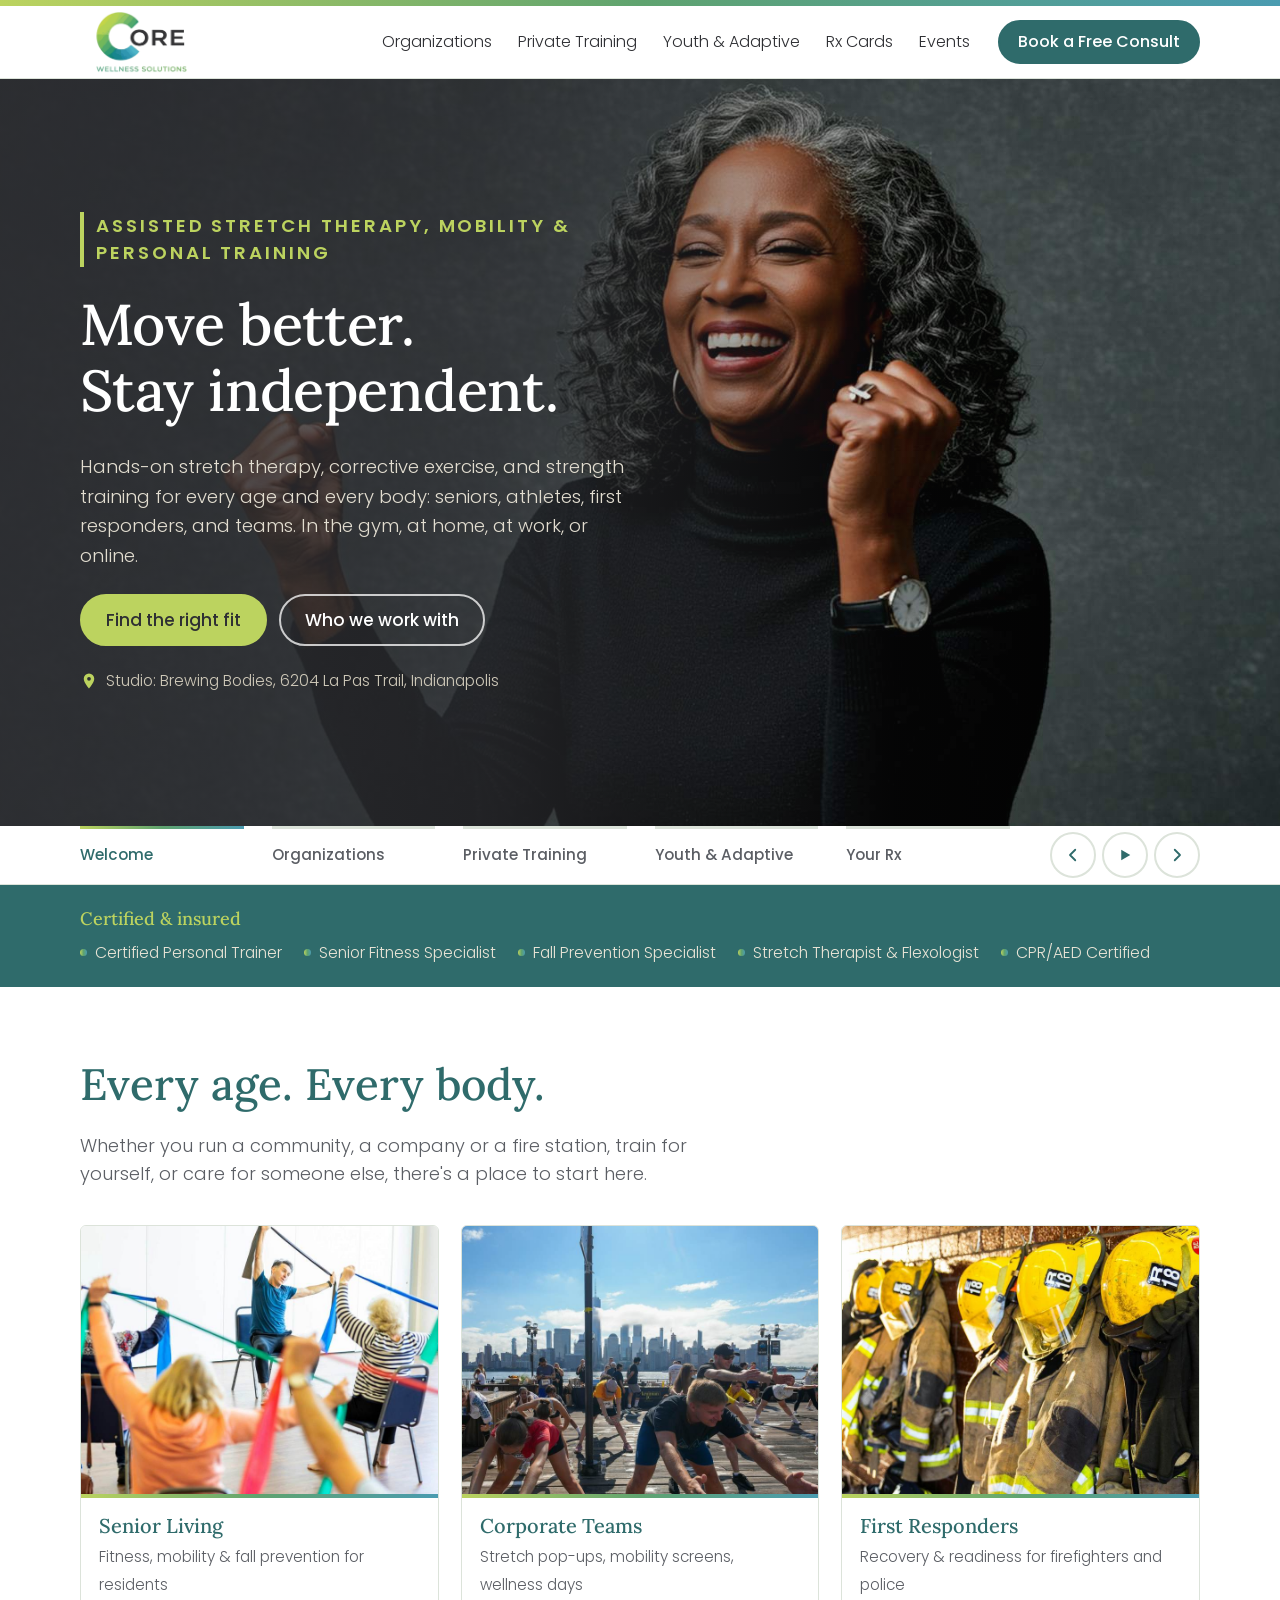
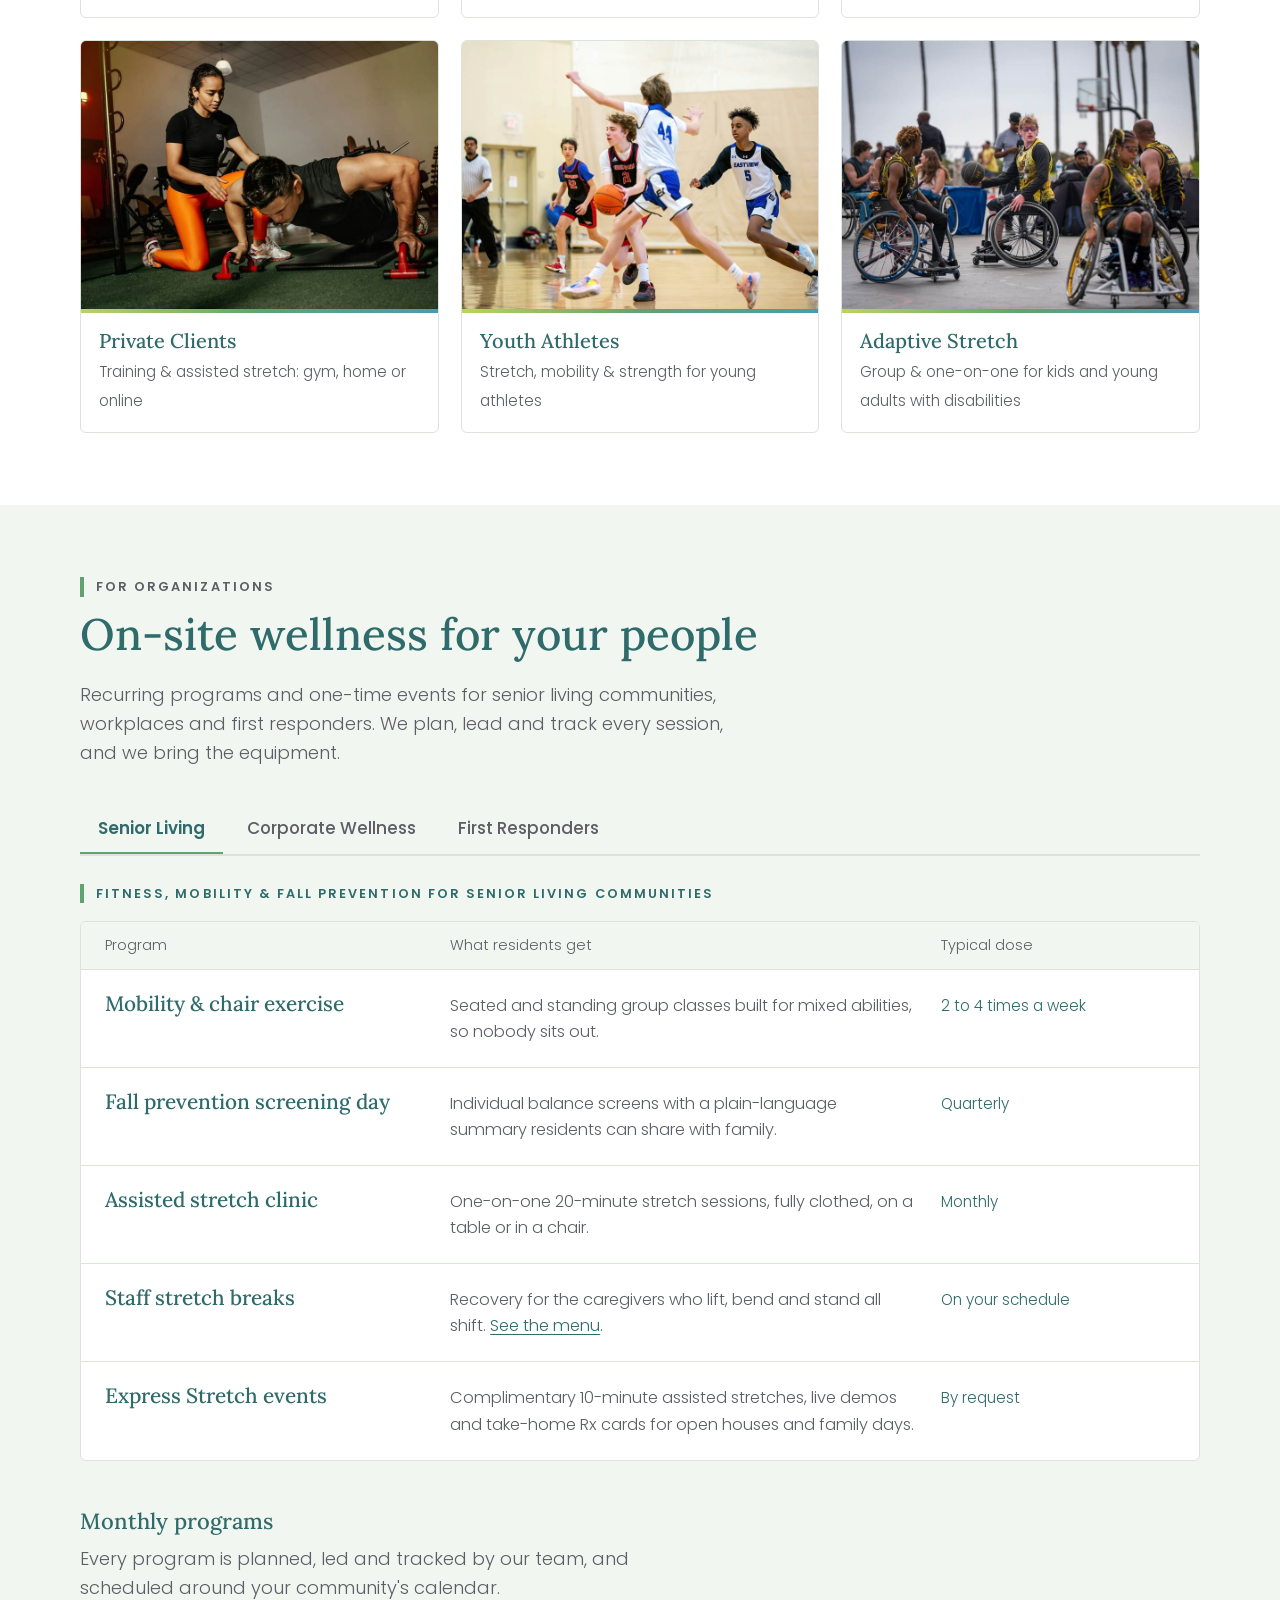
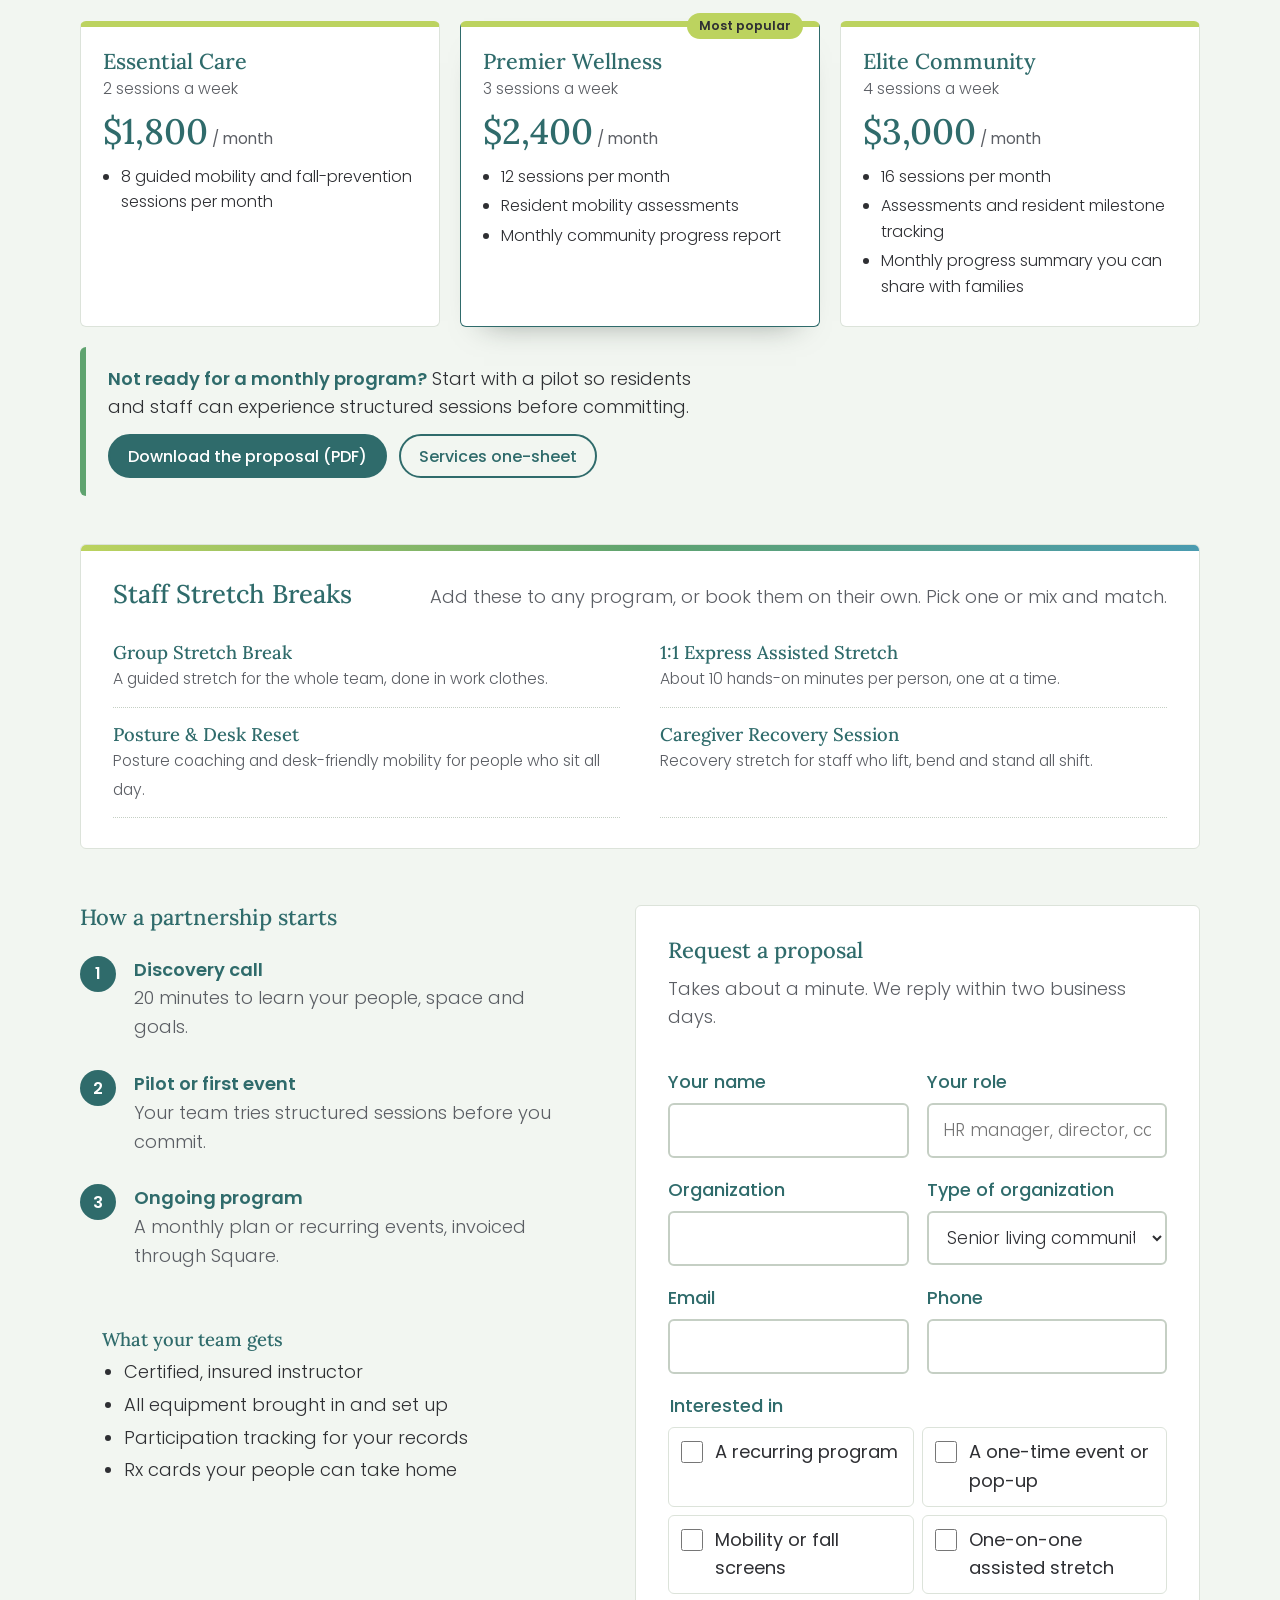
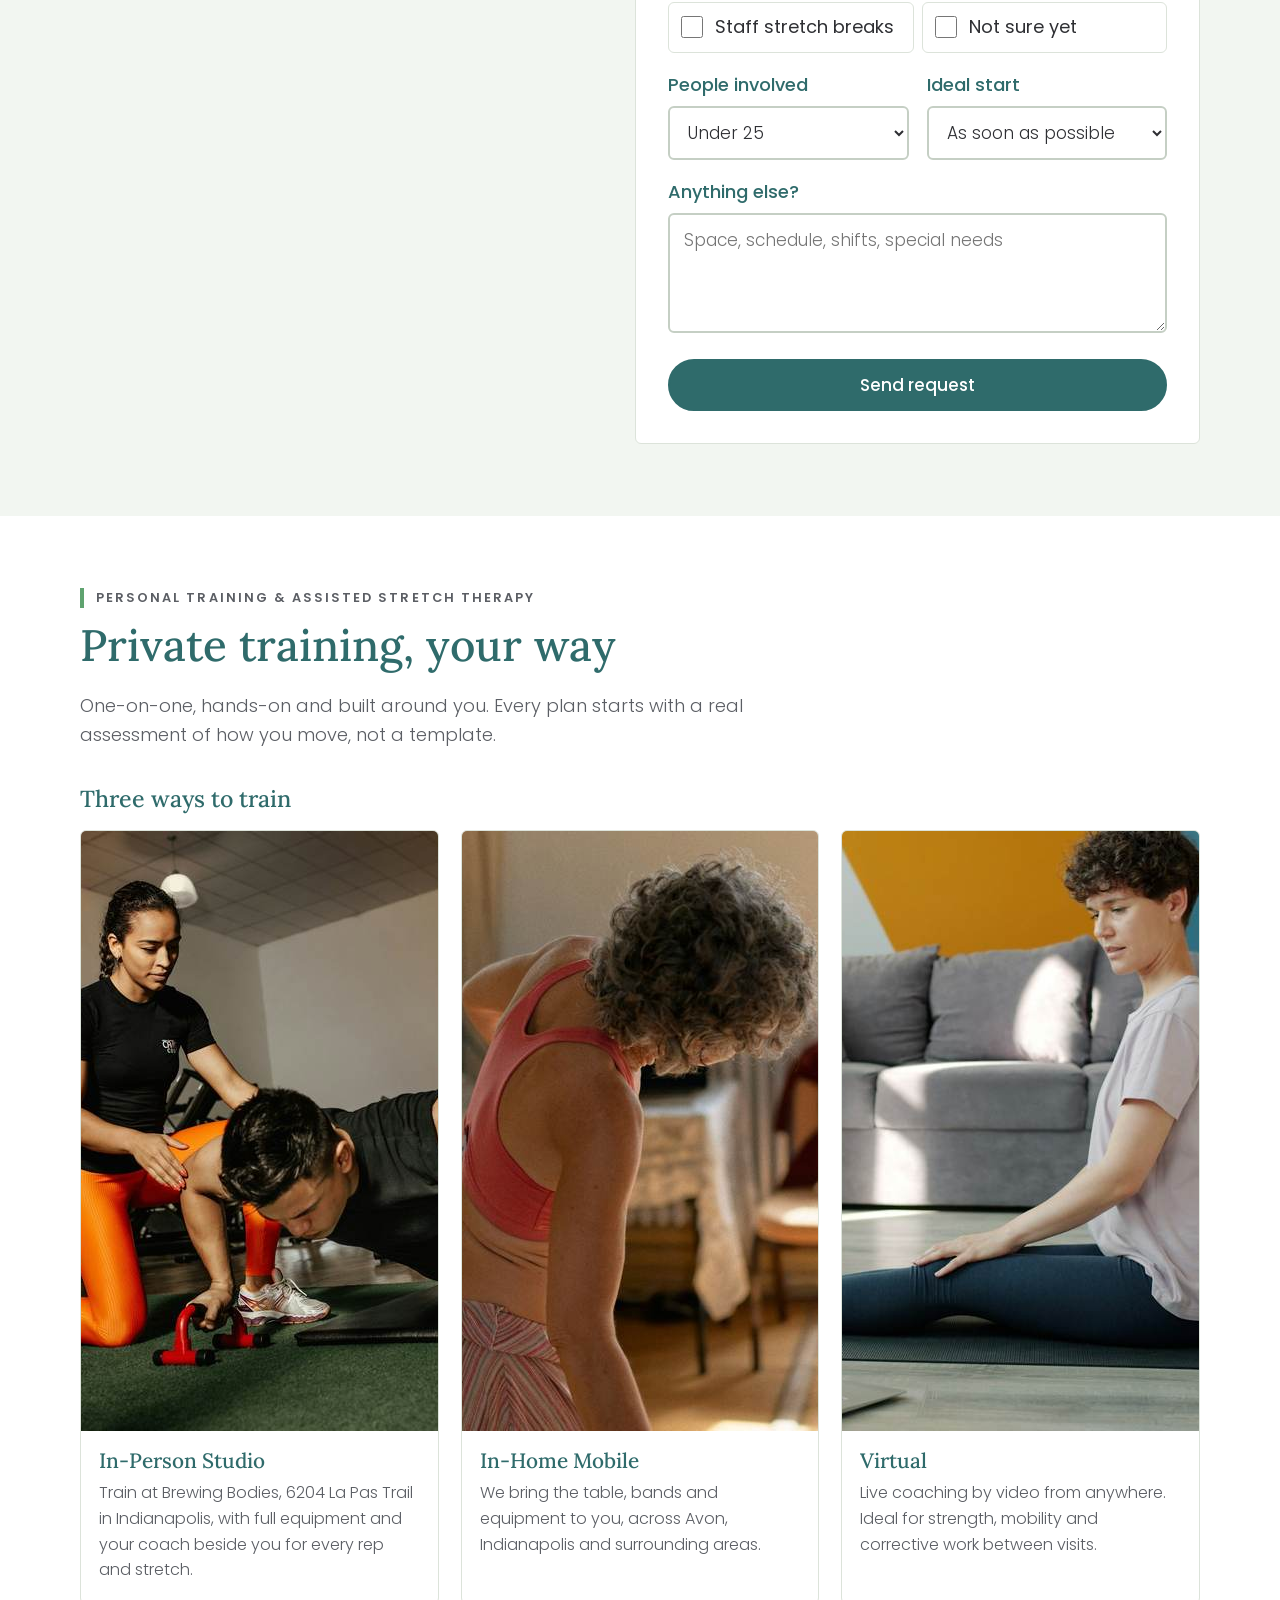
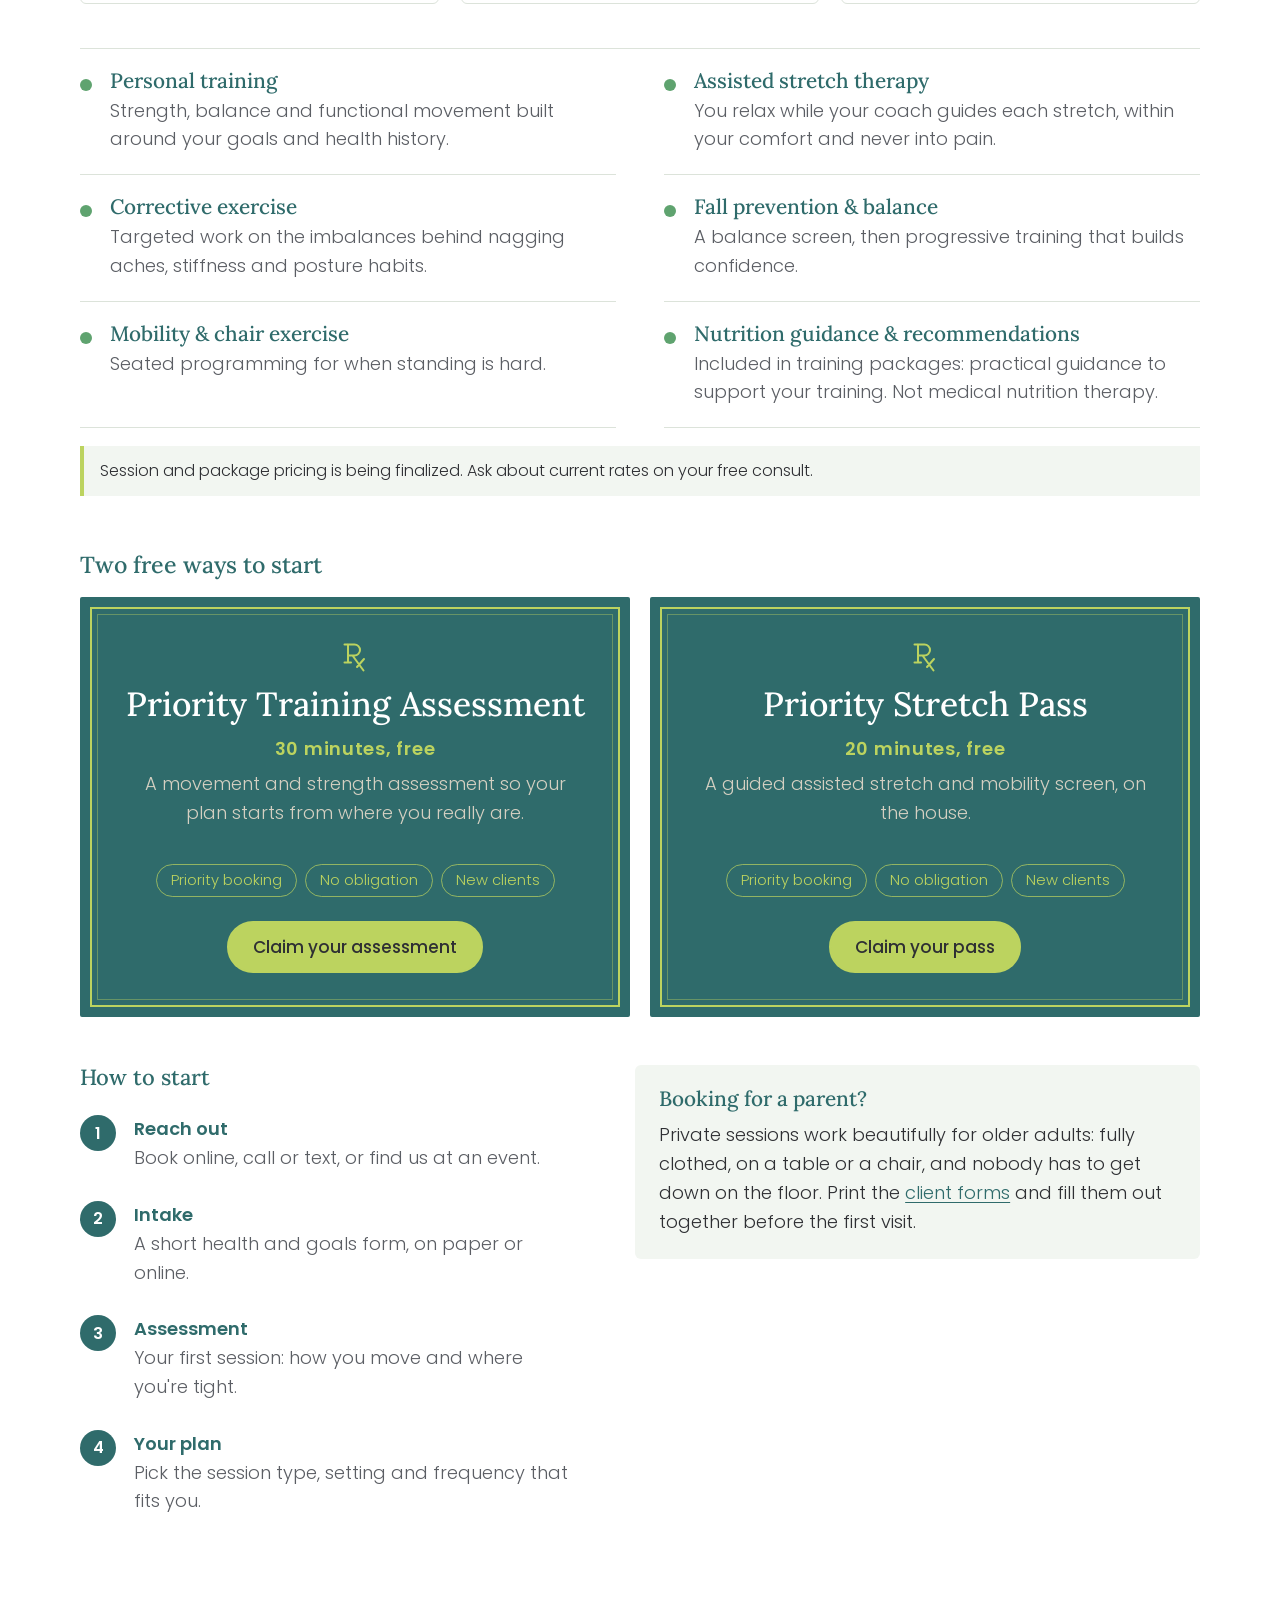
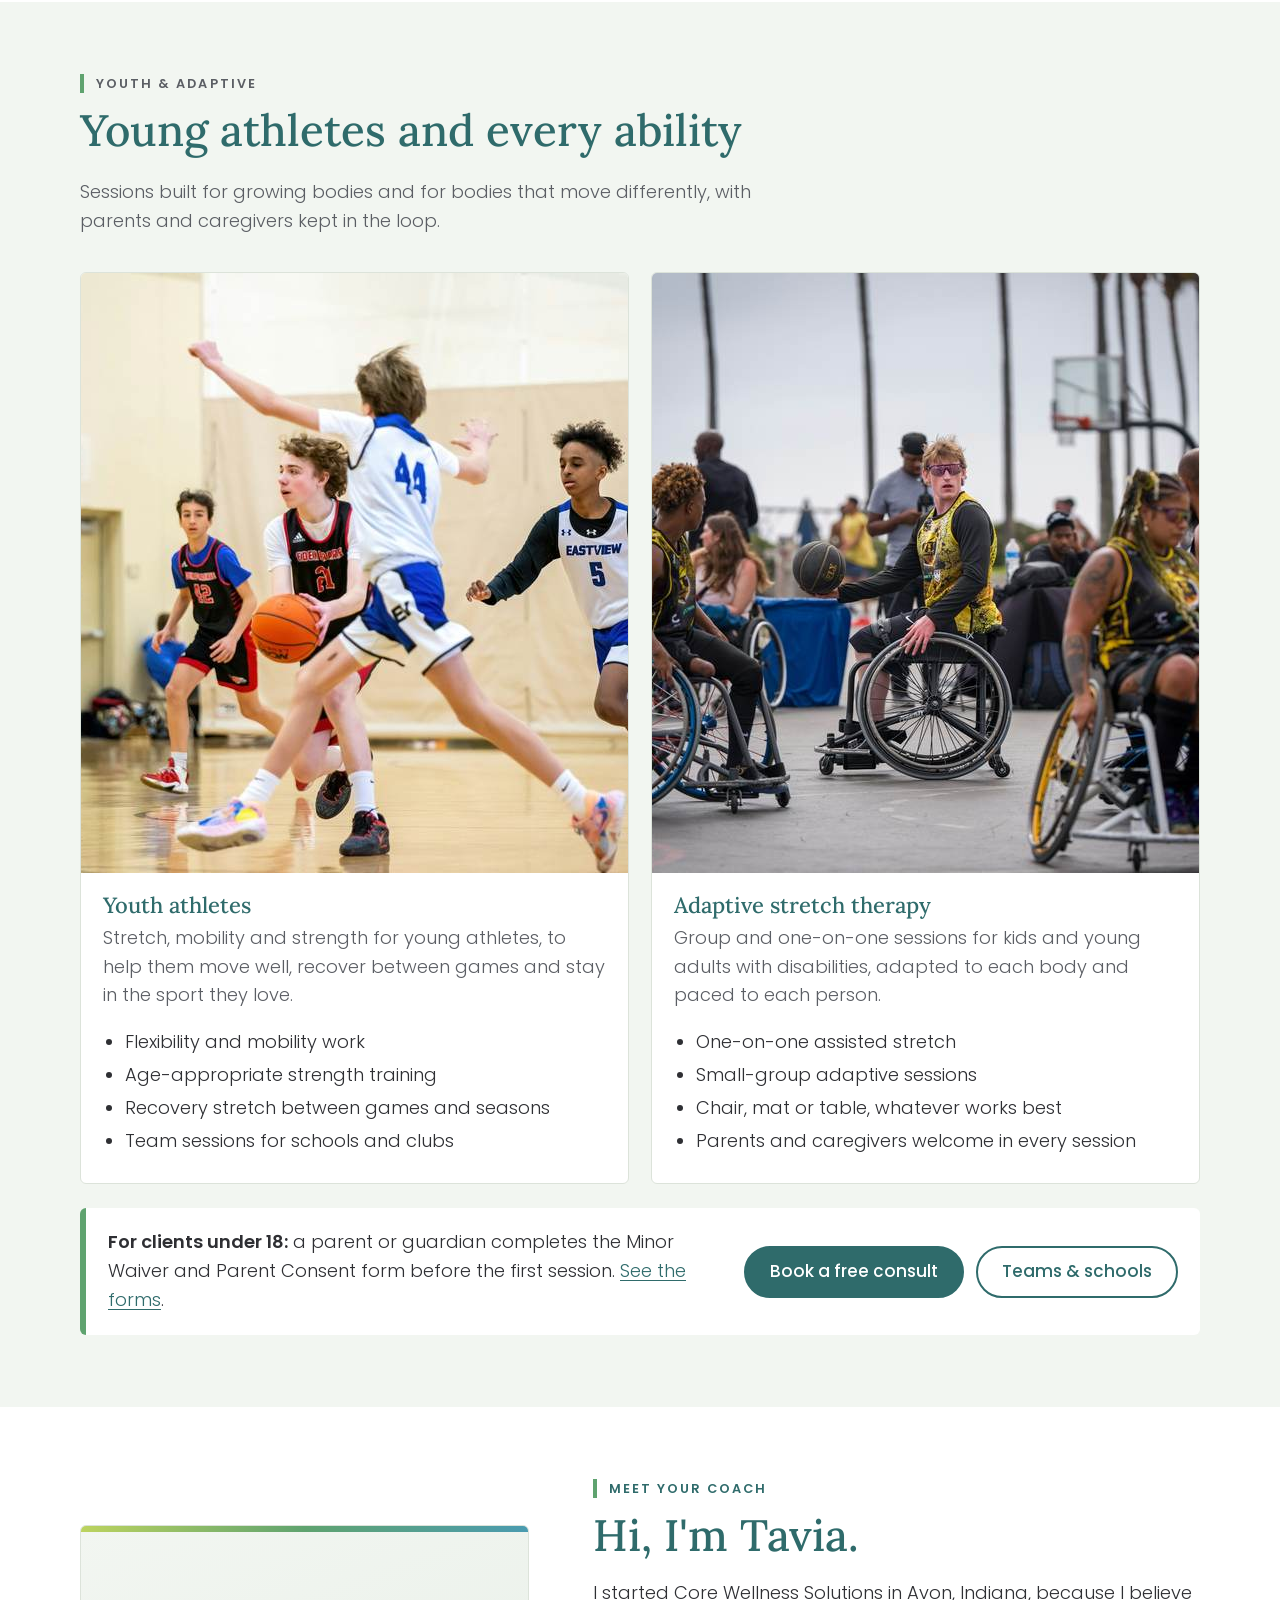
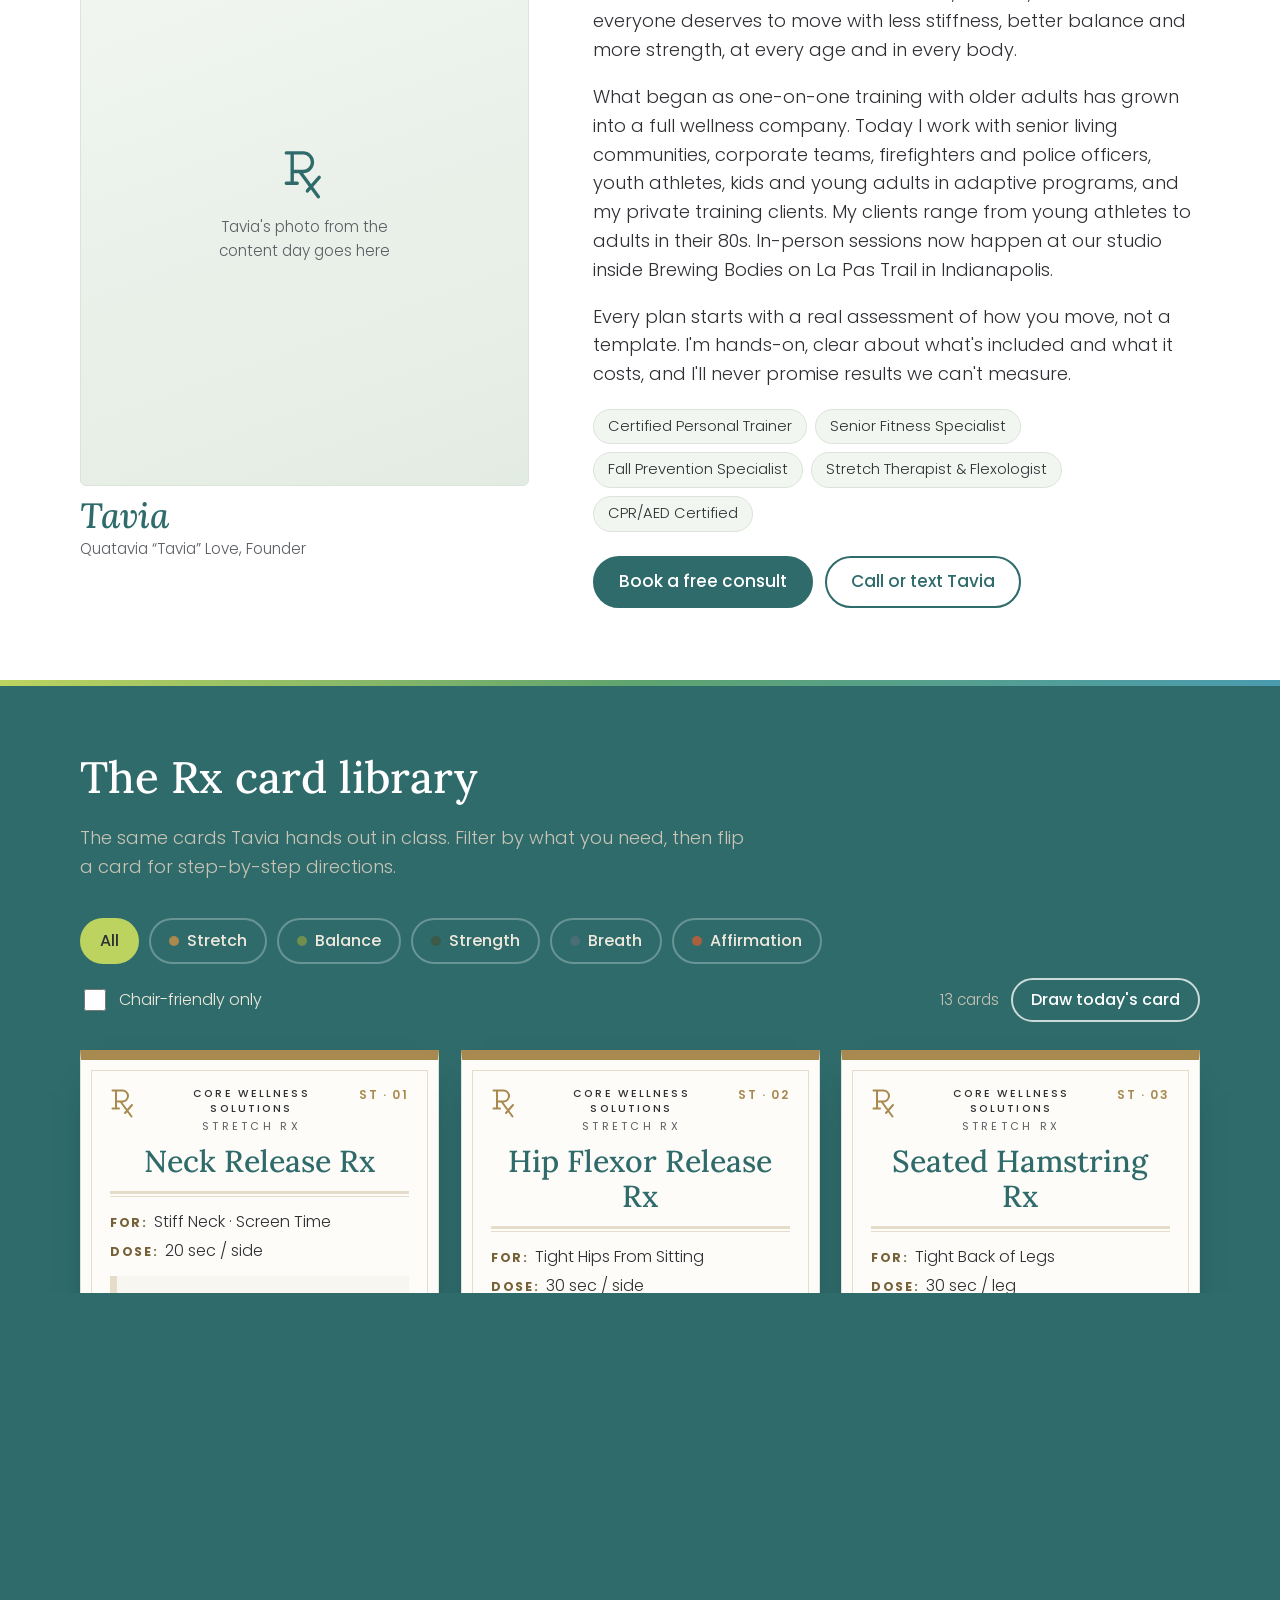
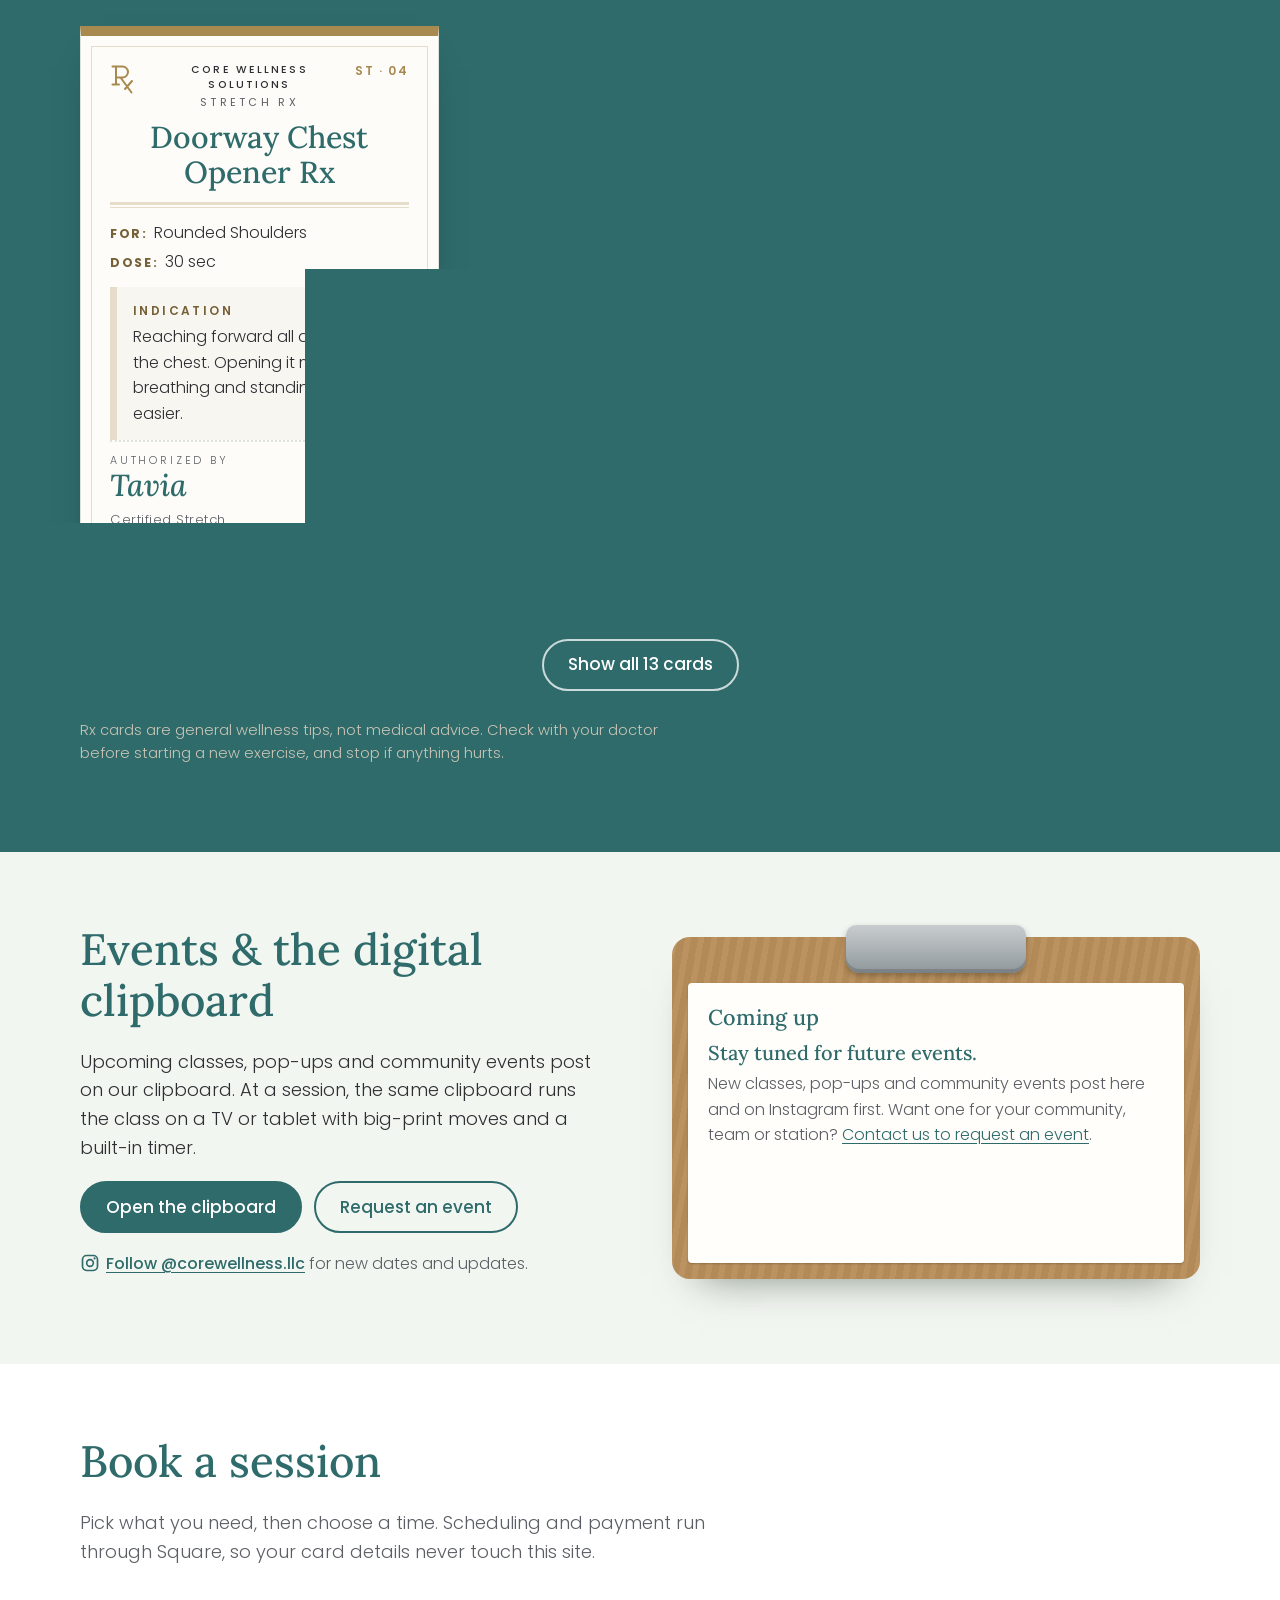
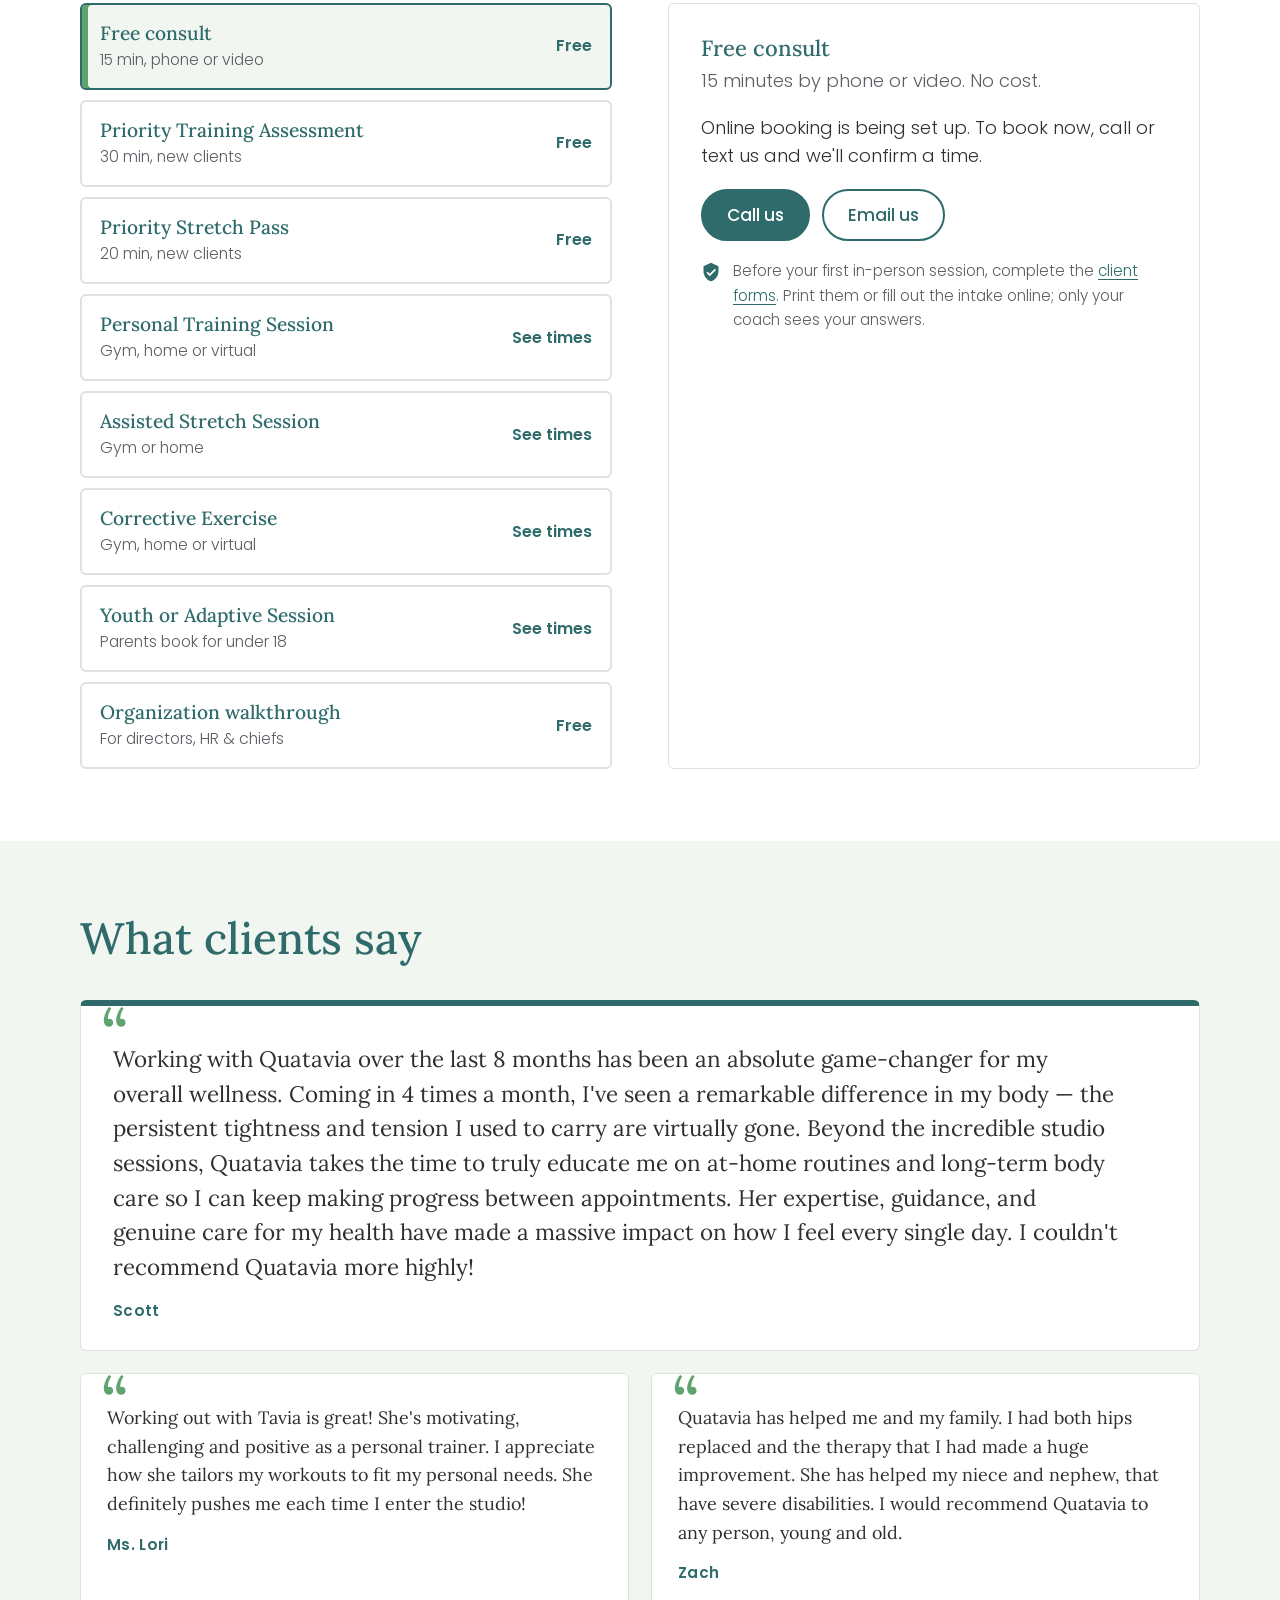
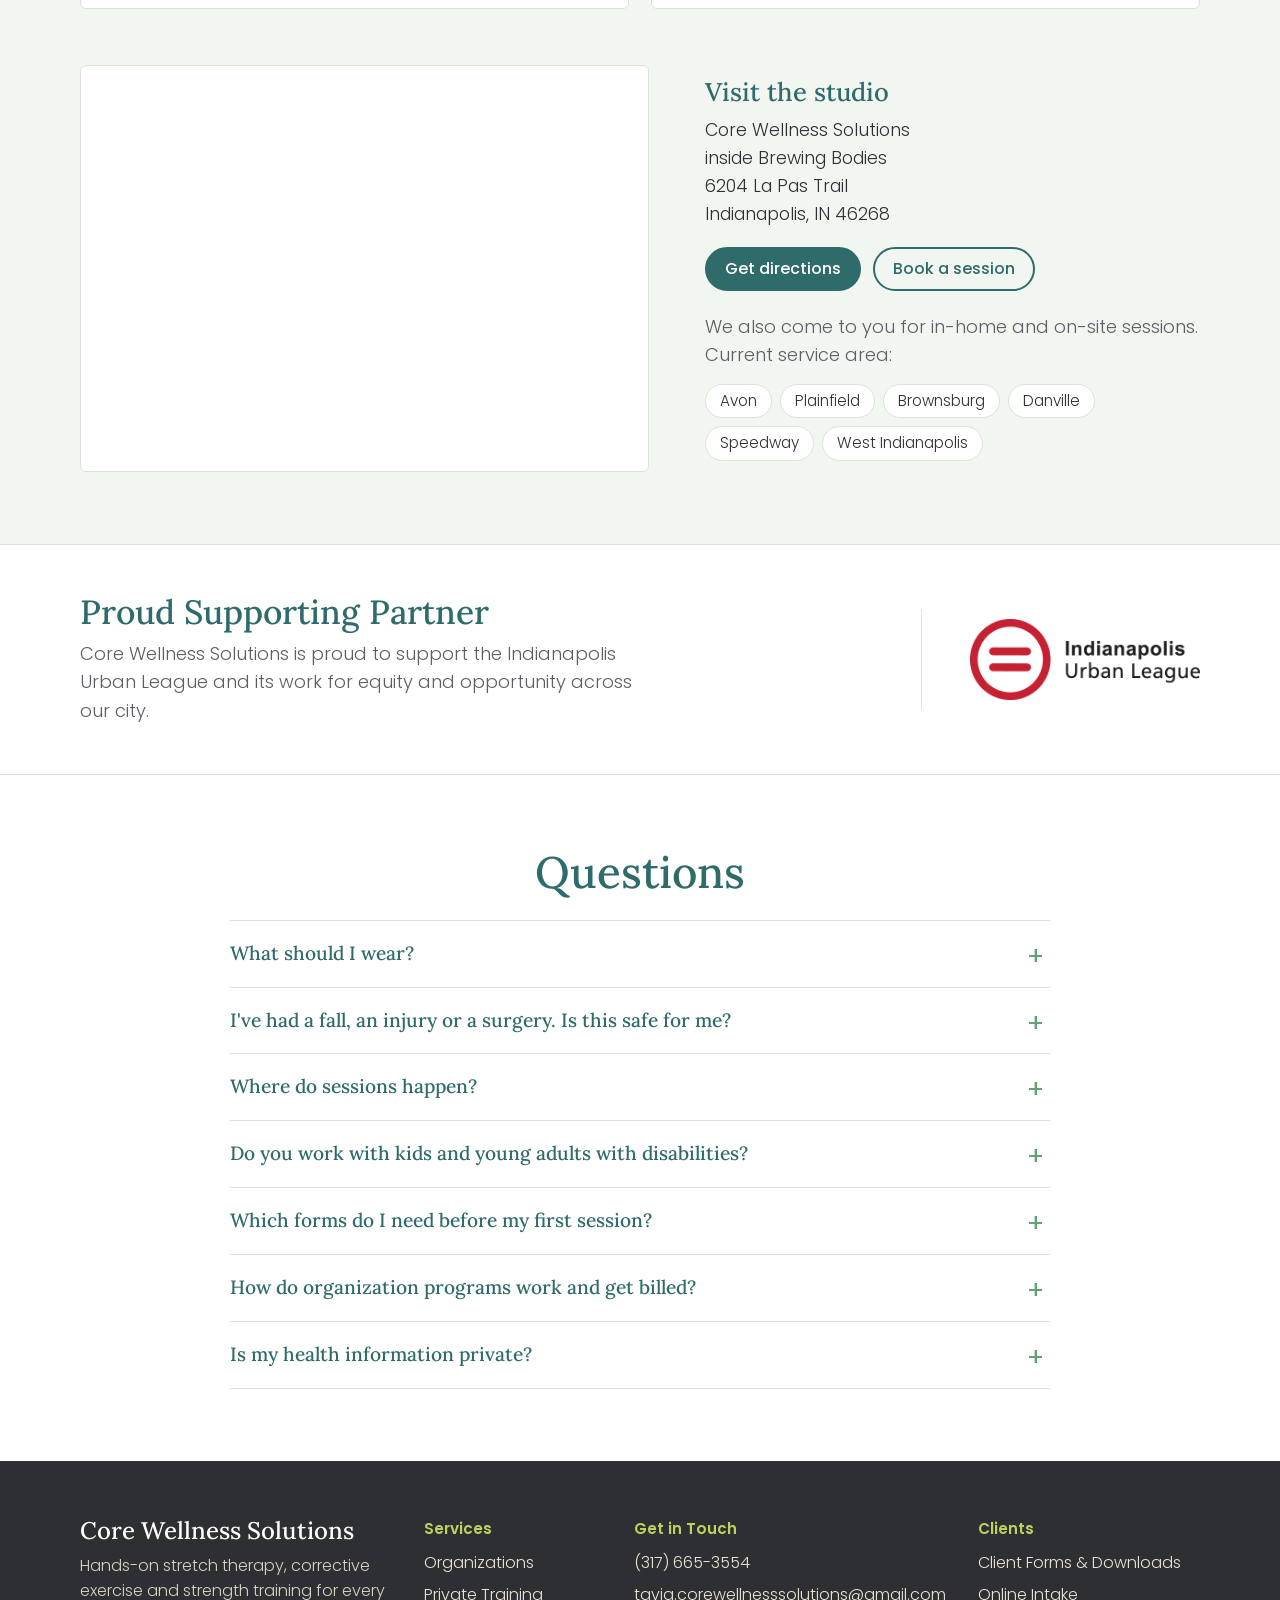
<file: index.html>
<!doctype html>
<html lang="en">
<head>
  <meta charset="utf-8">
  <meta name="viewport" content="width=device-width, initial-scale=1">
  <title>Assisted Stretch Therapy, Mobility & Personal Training in Indianapolis, IN | Core Wellness Solutions</title>
  <meta name="description" content="Hands-on stretch therapy, corrective exercise and strength training for every age and every body: seniors, athletes, first responders and teams. In the studio at Brewing Bodies in Indianapolis, at home, at work or online.">
  <link rel="canonical" href="https://corewellnesssolutions.revieweditmelo.com/">
  <meta name="theme-color" content="#2F6B6B">
  <meta property="og:type" content="website">
  <meta property="og:site_name" content="Core Wellness Solutions">
  <meta property="og:url" content="https://corewellnesssolutions.revieweditmelo.com/">
  <meta property="og:title" content="Core Wellness Solutions | Move better. Stay independent.">
  <meta property="og:description" content="Hands-on stretch therapy, corrective exercise and strength training for every age and every body. Studio at Brewing Bodies, Indianapolis.">
  <meta property="og:image" content="https://corewellnesssolutions.revieweditmelo.com/assets/img/og-image.jpg">
  <meta property="og:image:width" content="1200">
  <meta property="og:image:height" content="630">
  <meta property="og:image:alt" content="Core Wellness Solutions: Move better. Stay independent. Every age. Every body.">
  <meta name="twitter:card" content="summary_large_image">
  <meta name="geo.region" content="US-IN">
  <meta name="geo.placename" content="Indianapolis">
  <link rel="icon" href="data:image/svg+xml,%3Csvg xmlns='http://www.w3.org/2000/svg' viewBox='0 0 32 32'%3E%3Cdefs%3E%3ClinearGradient id='g' x1='0' y1='0' x2='1' y2='1'%3E%3Cstop offset='0' stop-color='%23BCD35F'/%3E%3Cstop offset='.5' stop-color='%235FA36F'/%3E%3Cstop offset='1' stop-color='%234A9BB0'/%3E%3C/linearGradient%3E%3C/defs%3E%3Cpath d='M24 7.5A12 12 0 1 0 24 24.5' fill='none' stroke='url(%23g)' stroke-width='6.5'/%3E%3C/svg%3E">
  <link rel="preconnect" href="https://fonts.googleapis.com">
  <link rel="preconnect" href="https://fonts.gstatic.com" crossorigin>
  <link href="https://fonts.googleapis.com/css2?family=Lora:ital,wght@0,400;0,500;1,400;1,500&family=Poppins:wght@300;400;500;600;700&display=swap" rel="stylesheet">
  <link rel="stylesheet" href="assets/css/styles.css">
  <script type="application/ld+json">
  {
    "@context": "https://schema.org",
    "@type": "HealthAndBeautyBusiness",
    "name": "Core Wellness Solutions LLC",
    "slogan": "Assisted Stretch Therapy, Mobility & Personal Training",
    "description": "Hands-on stretch therapy, corrective exercise and strength training for every age and every body: seniors, athletes, first responders and teams. In the gym, at home, at work or online.",
    "url": "https://corewellnesssolutions.revieweditmelo.com/",
    "image": "https://corewellnesssolutions.revieweditmelo.com/assets/img/og-image.jpg",
    "logo": "https://corewellnesssolutions.revieweditmelo.com/assets/img/logo.png",
    "founder": { "@type": "Person", "name": "Quatavia \"Tavia\" Love", "jobTitle": "Founder; Certified Personal Trainer, Senior Fitness Specialist, Fall Prevention Specialist, Stretch Therapist & Flexologist" },
    "telephone": "+1-317-665-3554",
    "email": "tavia.corewellnesssolutions@gmail.com",
    "address": { "@type": "PostalAddress", "streetAddress": "6204 La Pas Trail (inside Brewing Bodies)", "addressLocality": "Indianapolis", "addressRegion": "IN", "postalCode": "46268", "addressCountry": "US" },
    "sameAs": ["https://www.instagram.com/corewellness.llc/"],
    "areaServed": ["Avon, IN", "Plainfield, IN", "Brownsburg, IN", "Danville, IN", "Speedway, IN", "Indianapolis, IN"],
    "paymentAccepted": "Credit Card, Debit Card, Square",
    "hasOfferCatalog": {
      "@type": "OfferCatalog",
      "name": "Wellness services",
      "itemListElement": [
        { "@type": "Offer", "itemOffered": { "@type": "Service", "name": "Senior living wellness programs" } },
        { "@type": "Offer", "itemOffered": { "@type": "Service", "name": "Corporate wellness and stretch pop-ups" } },
        { "@type": "Offer", "itemOffered": { "@type": "Service", "name": "First responder stretch therapy" } },
        { "@type": "Offer", "itemOffered": { "@type": "Service", "name": "Personal training" } },
        { "@type": "Offer", "itemOffered": { "@type": "Service", "name": "Assisted stretch therapy" } },
        { "@type": "Offer", "itemOffered": { "@type": "Service", "name": "Corrective exercise" } },
        { "@type": "Offer", "itemOffered": { "@type": "Service", "name": "Youth athlete stretch, mobility and strength" } },
        { "@type": "Offer", "itemOffered": { "@type": "Service", "name": "Adaptive stretch therapy" } }
      ]
    }
  }
  </script>
</head>
<body>
<a class="skip" href="#main">Skip to content</a>
<div class="topline" aria-hidden="true"></div>

<header class="site-header">
  <div class="wrap">
    <a class="brand" href="/" aria-label="Core Wellness Solutions home"><img src="assets/img/logo.png" alt="Core Wellness Solutions" width="520" height="260"></a>
    <button class="nav-toggle" type="button" aria-expanded="false" aria-controls="site-nav">
      <svg width="20" height="20" viewBox="0 0 20 20" aria-hidden="true"><path d="M2 5h16M2 10h16M2 15h16" stroke="currentColor" stroke-width="2" stroke-linecap="round"/></svg>Menu
    </button>
    <nav id="site-nav" class="site-nav" aria-label="Main">
      <ul>
        <li><a href="#organizations" data-nav-path="org">Organizations</a></li>
        <li><a href="#training" data-nav-path="me">Private Training</a></li>
        <li><a href="#youth" data-nav-path="care">Youth &amp; Adaptive</a></li>
        <li><a href="#rx">Rx Cards</a></li>
        <li><a href="/clipboard">Events</a></li>
      </ul>
      <a class="btn small" href="#book" data-path-cta>Book a Free Consult</a>
    </nav>
  </div>
</header>

<main id="main">

  <!-- Intro slideshow: ends on the Rx pad that chooses the path -->
  <section class="show" id="show" aria-roledescription="carousel" aria-label="Welcome to Core Wellness Solutions">
    <div class="show-track" aria-live="off">

      <div class="slide is-active" role="group" aria-roledescription="slide" aria-label="1 of 5: Welcome">
        <picture class="slide-img slide-img-right">
          <source media="(max-width: 700px)" srcset="assets/img/slides/slide-welcome-sm.jpg">
          <img src="assets/img/slides/slide-welcome.jpg" alt="A smiling woman with gray curls raises her fists in celebration" width="1800" height="964" fetchpriority="high">
        </picture>
        <div class="slide-body"><div class="wrap"><div class="slide-copy">
          <p class="brand-label">Assisted Stretch Therapy, Mobility &amp; Personal Training</p>
          <h1 id="hero-title">Move better.<br>Stay independent.</h1>
          <p>Hands-on stretch therapy, corrective exercise, and strength training for every age and every body: seniors, athletes, first responders, and teams. In the gym, at home, at work, or online.</p>
          <div class="btn-row">
            <button class="btn gold" type="button" data-go="4">Find the right fit</button>
            <a class="btn ghost-light" href="#who">Who we work with</a>
          </div>
          <p class="slide-where"><svg width="18" height="18" viewBox="0 0 24 24" aria-hidden="true"><path fill="currentColor" d="M12 2a7 7 0 0 0-7 7c0 5.2 7 13 7 13s7-7.8 7-13a7 7 0 0 0-7-7Zm0 9.5A2.5 2.5 0 1 1 12 6.5a2.5 2.5 0 0 1 0 5Z"/></svg>Studio: Brewing Bodies, 6204 La Pas Trail, Indianapolis</p>
        </div></div></div>
      </div>

      <div class="slide" role="group" aria-roledescription="slide" aria-label="2 of 5: Organizations">
        <picture class="slide-img">
          <source media="(max-width: 700px)" srcset="assets/img/slides/slide-organizations-sm.jpg">
          <img src="assets/img/slides/slide-organizations.jpg" alt="A seated group class stretching resistance bands overhead" width="1800" height="1200" loading="lazy">
        </picture>
        <div class="slide-body"><div class="wrap"><div class="slide-copy">
          <h2>Wellness programs for your whole team</h2>
          <p>Senior living communities, corporate teams and first responders. Group sessions, one-on-one assisted stretch and monthly programs, delivered on-site.</p>
          <div class="btn-row">
            <a class="btn gold" href="#proposal">Request a proposal</a>
            <a class="btn ghost-light" href="#organizations">See programs</a>
          </div>
        </div></div></div>
      </div>

      <div class="slide" role="group" aria-roledescription="slide" aria-label="3 of 5: Private training">
        <picture class="slide-img flip-x">
          <source media="(max-width: 700px)" srcset="assets/img/slides/slide-training-sm.jpg">
          <img src="assets/img/slides/slide-training.jpg" alt="A trainer coaching a client through push-ups in a gym" width="1800" height="1200" loading="lazy">
        </picture>
        <div class="slide-body"><div class="wrap"><div class="slide-copy">
          <h2>Private training, your way</h2>
          <p>Personal training, assisted stretch and corrective exercise in the gym, in your home or online. Every plan starts with a real assessment.</p>
          <div class="btn-row">
            <a class="btn gold" href="#book" data-svc="assessment">Claim a free assessment</a>
            <a class="btn ghost-light" href="#training">Private training</a>
          </div>
        </div></div></div>
      </div>

      <div class="slide" role="group" aria-roledescription="slide" aria-label="4 of 5: Youth and adaptive">
        <picture class="slide-img">
          <source media="(max-width: 700px)" srcset="assets/img/slides/slide-youth-sm.jpg">
          <img src="assets/img/slides/slide-youth.jpg" alt="Wheelchair basketball players compete on an outdoor court" width="1800" height="1394" loading="lazy">
        </picture>
        <div class="slide-body"><div class="wrap"><div class="slide-copy">
          <h2>Young athletes and every ability</h2>
          <p>Stretch, mobility and strength for young athletes, plus adaptive stretch therapy for kids and young adults with disabilities.</p>
          <div class="btn-row">
            <a class="btn gold" href="#book" data-svc="youth">Book a free consult</a>
            <a class="btn ghost-light" href="#youth">Youth &amp; adaptive</a>
          </div>
        </div></div></div>
      </div>

      <div class="slide slide-rx" role="group" aria-roledescription="slide" aria-label="5 of 5: Your prescription">
        <div class="slide-body"><div class="wrap rx-slide-grid">
          <div class="slide-copy">
            <h2>Not sure where to start?</h2>
            <p>Tell us who it's for and Tavia's Rx pad will point you to the right place.</p>
            <p class="rx-slide-note">Prefer to talk it through? <a href="#book">Book a free 15-minute consult</a>.</p>
          </div>
          <div class="rx pad" id="pad" data-type="stretch">
            <div class="rx-inner">
              <div class="rx-head">
                <span class="rx-glyph" aria-hidden="true"><svg viewBox="0 0 26 32" width="26" height="32" focusable="false"><path d="M2.5 3.5h3M6 3.5v18M2.5 21.5H9M6 3.5h6.5a5.5 5.5 0 0 1 0 11H6M10.5 14.5l11 15M15 26l7-8" fill="none" stroke="currentColor" stroke-width="2" stroke-linecap="round" stroke-linejoin="round"/></svg></span>
                <div class="rx-brand">CORE WELLNESS SOLUTIONS<small>YOUR RX</small></div>
                <button class="pad-switch rx-code" type="button" data-r="restart">Start over</button>
              </div>
              <h2 class="rx-title">Who is this for?</h2>
              <hr class="rx-rule">
              <p class="pad-q" id="pad-q">Pick one and we'll point you to the right place.</p>

              <div class="path-choices" role="group" aria-labelledby="pad-q">
                <button class="path-btn" type="button" data-path="org">
                  <span class="box" aria-hidden="true"></span>
                  <strong>My organization</strong>
                  <span>Senior living, corporate teams, first responders</span>
                </button>
                <button class="path-btn" type="button" data-path="me">
                  <span class="box" aria-hidden="true"></span>
                  <strong>Myself</strong>
                  <span>Private training and assisted stretch: gym, home or online</span>
                </button>
                <button class="path-btn" type="button" data-path="care">
                  <span class="box" aria-hidden="true"></span>
                  <strong>My child or someone I care for</strong>
                  <span>Youth athletes, adaptive stretch, a parent or loved one</span>
                </button>
              </div>

              <div class="pad-result">
                <div class="rx-meta"><span><b>For:</b><span data-r="for"></span></span><span><b>Dose:</b><span data-r="dose"></span></span></div>
                <div class="rx-ind"><b>INDICATION</b><span data-r="ind"></span></div>
                <div class="btn-row">
                  <a class="btn" data-r="primary" href="#book">Book</a>
                  <a class="btn ghost" data-r="secondary" href="#training">Learn more</a>
                </div>
                <button class="pad-switch" type="button" data-r="switch">Pick a different answer</button>
              </div>
              <p class="sr-only" role="status" id="pad-status"></p>

              <div class="rx-foot">
                <div class="rx-sign"><small>AUTHORIZED BY</small><span>Tavia</span><em>Certified Stretch Specialist</em></div>
              </div>
            </div>
            <div class="rx-refill"><span>REFILLS: UNLIMITED</span><span>INDIANAPOLIS, INDIANA</span></div>
          </div>
        </div></div>
      </div>
    </div>

    <div class="show-bar">
      <div class="wrap">
        <div class="show-tabs" role="tablist" aria-label="Choose a slide">
          <button role="tab" type="button" aria-selected="true" data-to="0"><span>Welcome</span><i></i></button>
          <button role="tab" type="button" aria-selected="false" data-to="1" tabindex="-1"><span>Organizations</span><i></i></button>
          <button role="tab" type="button" aria-selected="false" data-to="2" tabindex="-1"><span>Private Training</span><i></i></button>
          <button role="tab" type="button" aria-selected="false" data-to="3" tabindex="-1"><span>Youth &amp; Adaptive</span><i></i></button>
          <button role="tab" type="button" aria-selected="false" data-to="4" tabindex="-1"><span>Your Rx</span><i></i></button>
        </div>
        <div class="show-ctrl">
          <button type="button" class="show-btn" data-step="-1" aria-label="Previous slide"><svg width="18" height="18" viewBox="0 0 24 24" aria-hidden="true"><path d="M15 5l-7 7 7 7" fill="none" stroke="currentColor" stroke-width="2.4" stroke-linecap="round" stroke-linejoin="round"/></svg></button>
          <button type="button" class="show-btn" id="show-pause" aria-label="Pause slideshow"><svg width="18" height="18" viewBox="0 0 24 24" aria-hidden="true"><path class="ic-pause" d="M8 5v14M16 5v14" stroke="currentColor" stroke-width="2.6" stroke-linecap="round"/><path class="ic-play" d="M7 5l12 7-12 7z" fill="currentColor"/></svg></button>
          <button type="button" class="show-btn" data-step="1" aria-label="Next slide"><svg width="18" height="18" viewBox="0 0 24 24" aria-hidden="true"><path d="M9 5l7 7-7 7" fill="none" stroke="currentColor" stroke-width="2.4" stroke-linecap="round" stroke-linejoin="round"/></svg></button>
        </div>
      </div>
    </div>
  </section>

  <section class="creds" aria-label="Credentials">
    <div class="wrap">
      <strong>Certified &amp; insured</strong>
      <ul>
        <li>Certified Personal Trainer</li>
        <li>Senior Fitness Specialist</li>
        <li>Fall Prevention Specialist</li>
        <li>Stretch Therapist &amp; Flexologist</li>
        <li>CPR/AED Certified</li>
      </ul>
    </div>
  </section>

  <!-- Every age. Every body. -->
  <section class="section" id="who" aria-labelledby="who-title">
    <div class="wrap">
      <div class="section-head">
        <h2 id="who-title">Every age. Every body.</h2>
        <p>Whether you run a community, a company or a fire station, train for yourself, or care for someone else, there's a place to start here.</p>
      </div>
      <ul class="audience">
        <li><a class="aud-card" href="#organizations" data-org-tab="senior"><img src="assets/img/cards/senior-living.jpg" alt="" width="800" height="600" loading="lazy"><span class="aud-body"><b>Senior Living</b><span>Fitness, mobility &amp; fall prevention for residents</span></span></a></li>
        <li><a class="aud-card" href="#organizations" data-org-tab="corporate"><img src="assets/img/cards/corporate.jpg" alt="" width="800" height="600" loading="lazy"><span class="aud-body"><b>Corporate Teams</b><span>Stretch pop-ups, mobility screens, wellness days</span></span></a></li>
        <li><a class="aud-card" href="#organizations" data-org-tab="responders"><img src="assets/img/cards/responders.jpg" alt="" width="800" height="600" loading="lazy"><span class="aud-body"><b>First Responders</b><span>Recovery &amp; readiness for firefighters and police</span></span></a></li>
        <li><a class="aud-card" href="#training"><img src="assets/img/cards/gym.jpg" alt="" width="800" height="600" loading="lazy"><span class="aud-body"><b>Private Clients</b><span>Training &amp; assisted stretch: gym, home or online</span></span></a></li>
        <li><a class="aud-card" href="#youth"><img src="assets/img/cards/youth.jpg" alt="" width="800" height="600" loading="lazy"><span class="aud-body"><b>Youth Athletes</b><span>Stretch, mobility &amp; strength for young athletes</span></span></a></li>
        <li><a class="aud-card" href="#youth"><img src="assets/img/cards/adaptive.jpg" alt="" width="800" height="600" loading="lazy"><span class="aud-body"><b>Adaptive Stretch</b><span>Group &amp; one-on-one for kids and young adults with disabilities</span></span></a></li>
      </ul>
    </div>
  </section>

  <div class="paths">
    <!-- Organizations (B2B) -->
    <section class="section tone-sage" id="organizations" aria-labelledby="org-title">
      <div class="wrap">
        <div class="section-head">
          <p class="path-tag">For organizations</p>
          <h2 id="org-title">On-site wellness for your people</h2>
          <p>Recurring programs and one-time events for senior living communities, workplaces and first responders. We plan, lead and track every session, and we bring the equipment.</p>
        </div>

        <div class="org-tabs" role="tablist" aria-label="Organization type">
          <button role="tab" type="button" id="tab-senior" aria-controls="panel-senior" aria-selected="true">Senior Living</button>
          <button role="tab" type="button" id="tab-corporate" aria-controls="panel-corporate" aria-selected="false" tabindex="-1">Corporate Wellness</button>
          <button role="tab" type="button" id="tab-responders" aria-controls="panel-responders" aria-selected="false" tabindex="-1">First Responders</button>
        </div>

        <!-- Senior living -->
        <div class="org-panel" role="tabpanel" id="panel-senior" aria-labelledby="tab-senior">
          <p class="brand-label">Fitness, Mobility &amp; Fall Prevention for Senior Living Communities</p>
          <div class="formulary" role="table" aria-label="Senior living programs">
            <div class="formulary-head" role="row"><span role="columnheader">Program</span><span role="columnheader">What residents get</span><span role="columnheader">Typical dose</span></div>
            <div class="formulary-row" role="row">
              <h3 role="cell">Mobility &amp; chair exercise</h3>
              <p role="cell">Seated and standing group classes built for mixed abilities, so nobody sits out.</p>
              <span class="dose" role="cell"><b>Dose</b>2 to 4 times a week</span>
            </div>
            <div class="formulary-row" role="row">
              <h3 role="cell">Fall prevention screening day</h3>
              <p role="cell">Individual balance screens with a plain-language summary residents can share with family.</p>
              <span class="dose" role="cell"><b>Dose</b>Quarterly</span>
            </div>
            <div class="formulary-row" role="row">
              <h3 role="cell">Assisted stretch clinic</h3>
              <p role="cell">One-on-one 20-minute stretch sessions, fully clothed, on a table or in a chair.</p>
              <span class="dose" role="cell"><b>Dose</b>Monthly</span>
            </div>
            <div class="formulary-row" role="row">
              <h3 role="cell">Staff stretch breaks</h3>
              <p role="cell">Recovery for the caregivers who lift, bend and stand all shift. <a href="#breaks">See the menu</a>.</p>
              <span class="dose" role="cell"><b>Dose</b>On your schedule</span>
            </div>
            <div class="formulary-row" role="row">
              <h3 role="cell">Express Stretch events</h3>
              <p role="cell">Complimentary 10-minute assisted stretches, live demos and take-home Rx cards for open houses and family days.</p>
              <span class="dose" role="cell"><b>Dose</b>By request</span>
            </div>
          </div>

          <div class="tiers-wrap" id="programs">
            <h3 style="margin-top:48px">Monthly programs</h3>
            <p style="color:var(--muted);max-width:62ch">Every program is planned, led and tracked by our team, and scheduled around your community's calendar.</p>
            <div class="tiers">
              <div class="tier">
                <h4>Essential Care</h4>
                <p class="freq">2 sessions a week</p>
                <p class="price">$1,800<small>/ month</small></p>
                <ul><li>8 guided mobility and fall-prevention sessions per month</li></ul>
              </div>
              <div class="tier is-popular">
                <span class="tier-flag">Most popular</span>
                <h4>Premier Wellness</h4>
                <p class="freq">3 sessions a week</p>
                <p class="price">$2,400<small>/ month</small></p>
                <ul><li>12 sessions per month</li><li>Resident mobility assessments</li><li>Monthly community progress report</li></ul>
              </div>
              <div class="tier">
                <h4>Elite Community</h4>
                <p class="freq">4 sessions a week</p>
                <p class="price">$3,000<small>/ month</small></p>
                <ul><li>16 sessions per month</li><li>Assessments and resident milestone tracking</li><li>Monthly progress summary you can share with families</li></ul>
              </div>
            </div>
            <div class="pilot">
              <p><b>Not ready for a monthly program?</b> Start with a pilot so residents and staff can experience structured sessions before committing.</p>
              <div class="btn-row">
                <a class="btn small" href="assets/forms/cws-senior-living-proposal.pdf" download="cws-senior-living-proposal.pdf">Download the proposal (PDF)</a>
                <a class="btn small ghost" href="/forms#partner-docs-title">Services one-sheet</a>
              </div>
            </div>
          </div>
        </div>

        <!-- Corporate -->
        <div class="org-panel" role="tabpanel" id="panel-corporate" aria-labelledby="tab-corporate" hidden>
          <div class="org-feature">
            <div>
              <p class="brand-label">Mobility &amp; Stretch Programs for the Workplace</p>
              <h3>Corporate wellness that people actually use</h3>
              <p>Hands-on stretch and mobility brought to your office, plant or campus. Sessions fit inside a workday and happen in work clothes, so nobody has to change or shower.</p>
              <ul class="offer-list">
                <li><b>Corporate Stretch Pop-Up</b><span>Express assisted stretches at your workplace, about 10 minutes per person. Great for benefits fairs and busy weeks.</span></li>
                <li><b>Employee mobility screens</b><span>Quick one-on-one movement checks that show each person where they're tight and what to work on.</span></li>
                <li><b>Monthly wellness days</b><span>A recurring on-site day with group stretch breaks, one-on-one sessions and posture coaching.</span></li>
              </ul>
              <p class="quote-note">Quoted by program, based on team size and how often you'd like us on-site.</p>
              <a class="btn" href="#proposal" data-org-type="Corporate">Request a corporate proposal</a>
            </div>
            <img class="org-photo" src="assets/img/cards/corporate.jpg" alt="A group of people stretching together outdoors with a city skyline behind them" width="800" height="600" loading="lazy">
          </div>
        </div>

        <!-- First responders -->
        <div class="org-panel" role="tabpanel" id="panel-responders" aria-labelledby="tab-responders" hidden>
          <div class="org-feature">
            <div>
              <p class="brand-label">Recovery, Mobility &amp; Readiness for First Responders</p>
              <h3>Stretch therapy delivered to the station</h3>
              <p>For firefighters and police officers who carry gear, sit in rigs and cruisers, and need to be ready on the next call. We come to you and work around the shift.</p>
              <ul class="offer-list">
                <li><b>Group stretch therapy</b><span>Guided recovery and mobility sessions for the whole crew, right at the station.</span></li>
                <li><b>One-on-one assisted stretch</b><span>Hands-on stretching for individual officers and firefighters, focused on hips, back and shoulders.</span></li>
                <li><b>First Responder Express Day</b><span>A day of express recovery stretches and mobility screens for every shift.</span></li>
              </ul>
              <p class="quote-note">Quoted by department, based on crew size and schedule.</p>
              <a class="btn" href="#proposal" data-org-type="First responders">Request a station visit</a>
            </div>
            <img class="org-photo" src="assets/img/cards/responders.jpg" alt="Firefighter turnout gear and helmets hanging at a station" width="800" height="600" loading="lazy">
          </div>
        </div>

        <!-- Staff stretch breaks menu (any organization) -->
        <div class="breaks" id="breaks">
          <div class="breaks-head">
            <h3>Staff Stretch Breaks</h3>
            <p>Add these to any program, or book them on their own. Pick one or mix and match.</p>
          </div>
          <ul class="menu-list">
            <li><b>Group Stretch Break</b><span>A guided stretch for the whole team, done in work clothes.</span></li>
            <li><b>1:1 Express Assisted Stretch</b><span>About 10 hands-on minutes per person, one at a time.</span></li>
            <li><b>Posture &amp; Desk Reset</b><span>Posture coaching and desk-friendly mobility for people who sit all day.</span></li>
            <li><b>Caregiver Recovery Session</b><span>Recovery stretch for staff who lift, bend and stand all shift.</span></li>
          </ul>
        </div>

        <div class="split">
          <div>
            <h3>How a partnership starts</h3>
            <ol class="steps">
              <li><div><b>Discovery call</b><span>20 minutes to learn your people, space and goals.</span></div></li>
              <li><div><b>Pilot or first event</b><span>Your team tries structured sessions before you commit.</span></div></li>
              <li><div><b>Ongoing program</b><span>A monthly plan or recurring events, invoiced through Square.</span></div></li>
            </ol>
            <div class="partner-gets">
              <h3>What your team gets</h3>
              <ul>
                <li>Certified, insured instructor</li>
                <li>All equipment brought in and set up</li>
                <li>Participation tracking for your records</li>
                <li>Rx cards your people can take home</li>
              </ul>
            </div>
            <p class="pay-slot" data-pay="invoice"></p>
          </div>

          <form class="panel form" id="proposal-form" aria-labelledby="proposal-title">
            <div id="proposal">
              <h3 id="proposal-title">Request a proposal</h3>
              <p class="hint" style="color:var(--muted)">Takes about a minute. We reply within two business days.</p>
            </div>
            <div class="form-grid two">
              <div class="field"><label for="p-name">Your name</label><input id="p-name" name="name" type="text" autocomplete="name" required></div>
              <div class="field"><label for="p-role">Your role</label><input id="p-role" name="role" type="text" placeholder="HR manager, director, captain" autocomplete="organization-title"></div>
              <div class="field"><label for="p-org">Organization</label><input id="p-org" name="organization" type="text" autocomplete="organization" required></div>
              <div class="field"><label for="p-type">Type of organization</label><select id="p-type" name="organization_type"><option>Senior living community</option><option>Corporate</option><option>First responders</option><option>School or youth team</option><option>Other</option></select></div>
              <div class="field"><label for="p-email">Email</label><input id="p-email" name="email" type="email" autocomplete="email" required></div>
              <div class="field"><label for="p-phone">Phone</label><input id="p-phone" name="phone" type="tel" autocomplete="tel"></div>
            </div>
            <div class="field">
              <fieldset>
                <legend>Interested in</legend>
                <div class="checks two">
                  <label class="check"><input type="checkbox" name="interest" value="Recurring program">A recurring program</label>
                  <label class="check"><input type="checkbox" name="interest" value="One-time event">A one-time event or pop-up</label>
                  <label class="check"><input type="checkbox" name="interest" value="Mobility screens">Mobility or fall screens</label>
                  <label class="check"><input type="checkbox" name="interest" value="One-on-one stretch">One-on-one assisted stretch</label>
                  <label class="check"><input type="checkbox" name="interest" value="Staff stretch breaks">Staff stretch breaks</label>
                  <label class="check"><input type="checkbox" name="interest" value="Not sure">Not sure yet</label>
                </div>
              </fieldset>
            </div>
            <div class="form-grid two">
              <div class="field"><label for="p-size">People involved</label><select id="p-size" name="size"><option>Under 25</option><option>25 to 75</option><option>75 to 150</option><option>150+</option></select></div>
              <div class="field"><label for="p-start">Ideal start</label><select id="p-start" name="start"><option>As soon as possible</option><option>Next month</option><option>Next quarter</option><option>Just exploring</option></select></div>
            </div>
            <div class="field"><label for="p-msg">Anything else?</label><textarea id="p-msg" name="message" placeholder="Space, schedule, shifts, special needs"></textarea></div>
            <input type="text" name="_gotcha" tabindex="-1" autocomplete="off" style="display:none" aria-hidden="true">
            <button class="btn" type="submit">Send request</button>
            <p class="form-status" role="status"></p>
          </form>
        </div>
      </div>
    </section>

    <!-- Private training -->
    <section class="section" id="training" aria-labelledby="training-title">
      <div class="wrap">
        <div class="section-head">
          <p class="path-tag">Personal Training &amp; Assisted Stretch Therapy</p>
          <h2 id="training-title">Private training, your way</h2>
          <p>One-on-one, hands-on and built around you. Every plan starts with a real assessment of how you move, not a template.</p>
        </div>

        <h3 class="sub-head">Three ways to train</h3>
        <ul class="ways">
          <li class="way"><img src="assets/img/cards/gym.jpg" alt="A trainer coaching a client through push-ups" width="800" height="600" loading="lazy"><div><h4>In-Person Studio</h4><p>Train at Brewing Bodies, 6204 La Pas Trail in Indianapolis, with full equipment and your coach beside you for every rep and stretch.</p></div></li>
          <li class="way"><img src="assets/img/cards/in-home.jpg" alt="A woman with gray hair stretching in a sunlit room at home" width="800" height="600" loading="lazy"><div><h4>In-Home Mobile</h4><p>We bring the table, bands and equipment to you, across Avon, Indianapolis and surrounding areas.</p></div></li>
          <li class="way"><img src="assets/img/cards/virtual.jpg" alt="A woman stretching on a mat while following a session on her laptop" width="800" height="600" loading="lazy"><div><h4>Virtual</h4><p>Live coaching by video from anywhere. Ideal for strength, mobility and corrective work between visits.</p></div></li>
        </ul>

        <div class="services">
          <div class="service"><div><h3>Personal training</h3><p>Strength, balance and functional movement built around your goals and health history.</p></div></div>
          <div class="service"><div><h3>Assisted stretch therapy</h3><p>You relax while your coach guides each stretch, within your comfort and never into pain.</p></div></div>
          <div class="service"><div><h3>Corrective exercise</h3><p>Targeted work on the imbalances behind nagging aches, stiffness and posture habits.</p></div></div>
          <div class="service"><div><h3>Fall prevention &amp; balance</h3><p>A balance screen, then progressive training that builds confidence.</p></div></div>
          <div class="service"><div><h3>Mobility &amp; chair exercise</h3><p>Seated programming for when standing is hard.</p></div></div>
          <div class="service"><div><h3>Nutrition guidance &amp; recommendations</h3><p>Included in training packages: practical guidance to support your training. Not medical nutrition therapy.</p></div></div>
        </div>
        <p class="pricing-note">Session and package pricing is being finalized. Ask about current rates on your free consult.</p>

        <h3 class="sub-head" style="margin-top:56px">Two free ways to start</h3>
        <div class="passes">
          <div class="pass" aria-labelledby="pass-assess-title">
            <div class="pass-inner">
              <span class="rx-glyph" aria-hidden="true"><svg viewBox="0 0 26 32" width="26" height="32" focusable="false"><path d="M2.5 3.5h3M6 3.5v18M2.5 21.5H9M6 3.5h6.5a5.5 5.5 0 0 1 0 11H6M10.5 14.5l11 15M15 26l7-8" fill="none" stroke="currentColor" stroke-width="2" stroke-linecap="round" stroke-linejoin="round"/></svg></span>
              <h3 id="pass-assess-title">Priority Training Assessment</h3>
              <p class="offer">30 minutes, free</p>
              <p>A movement and strength assessment so your plan starts from where you really are.</p>
              <ul class="chips"><li>Priority booking</li><li>No obligation</li><li>New clients</li></ul>
              <a class="btn gold" href="#book" data-svc="assessment">Claim your assessment</a>
            </div>
          </div>
          <div class="pass" aria-labelledby="pass-title">
            <div class="pass-inner">
              <span class="rx-glyph" aria-hidden="true"><svg viewBox="0 0 26 32" width="26" height="32" focusable="false"><path d="M2.5 3.5h3M6 3.5v18M2.5 21.5H9M6 3.5h6.5a5.5 5.5 0 0 1 0 11H6M10.5 14.5l11 15M15 26l7-8" fill="none" stroke="currentColor" stroke-width="2" stroke-linecap="round" stroke-linejoin="round"/></svg></span>
              <h3 id="pass-title">Priority Stretch Pass</h3>
              <p class="offer">20 minutes, free</p>
              <p>A guided assisted stretch and mobility screen, on the house.</p>
              <ul class="chips"><li>Priority booking</li><li>No obligation</li><li>New clients</li></ul>
              <a class="btn gold" href="#book" data-svc="pass">Claim your pass</a>
            </div>
          </div>
        </div>

        <div class="split" style="margin-top:48px">
          <div>
            <h3>How to start</h3>
            <ol class="steps">
              <li><div><b>Reach out</b><span>Book online, call or text, or find us at an event.</span></div></li>
              <li><div><b>Intake</b><span>A short health and goals form, on paper or online.</span></div></li>
              <li><div><b>Assessment</b><span>Your first session: how you move and where you're tight.</span></div></li>
              <li><div><b>Your plan</b><span>Pick the session type, setting and frequency that fits you.</span></div></li>
            </ol>
          </div>
          <div class="side-note">
            <h3>Booking for a parent?</h3>
            <p>Private sessions work beautifully for older adults: fully clothed, on a table or a chair, and nobody has to get down on the floor. Print the <a href="/forms">client forms</a> and fill them out together before the first visit.</p>
          </div>
        </div>
      </div>
    </section>

    <!-- Youth & adaptive -->
    <section class="section tone-sand" id="youth" aria-labelledby="youth-title">
      <div class="wrap">
        <div class="section-head">
          <p class="path-tag">Youth &amp; Adaptive</p>
          <h2 id="youth-title">Young athletes and every ability</h2>
          <p>Sessions built for growing bodies and for bodies that move differently, with parents and caregivers kept in the loop.</p>
        </div>
        <div class="youth-grid">
          <article class="youth-card">
            <img src="assets/img/cards/youth.jpg" alt="Young basketball players driving to the hoop during a game" width="800" height="600" loading="lazy">
            <div class="youth-body">
              <h3>Youth athletes</h3>
              <p>Stretch, mobility and strength for young athletes, to help them move well, recover between games and stay in the sport they love.</p>
              <ul><li>Flexibility and mobility work</li><li>Age-appropriate strength training</li><li>Recovery stretch between games and seasons</li><li>Team sessions for schools and clubs</li></ul>
            </div>
          </article>
          <article class="youth-card">
            <img src="assets/img/cards/adaptive.jpg" alt="Wheelchair basketball players on an outdoor court" width="800" height="600" loading="lazy">
            <div class="youth-body">
              <h3>Adaptive stretch therapy</h3>
              <p>Group and one-on-one sessions for kids and young adults with disabilities, adapted to each body and paced to each person.</p>
              <ul><li>One-on-one assisted stretch</li><li>Small-group adaptive sessions</li><li>Chair, mat or table, whatever works best</li><li>Parents and caregivers welcome in every session</li></ul>
            </div>
          </article>
        </div>
        <div class="minor-note">
          <p><b>For clients under 18:</b> a parent or guardian completes the Minor Waiver and Parent Consent form before the first session. <a href="/forms#minors-title">See the forms</a>.</p>
          <div class="btn-row">
            <a class="btn" href="#book" data-svc="youth">Book a free consult</a>
            <a class="btn ghost" href="#proposal" data-org-type="School or youth team">Teams &amp; schools</a>
          </div>
        </div>
      </div>
    </section>
  </div>

  <!-- About Tavia -->
  <section class="section" id="about" aria-labelledby="about-title">
    <div class="wrap about">
      <figure class="about-photo">
        <!-- Replace with Tavia's portrait from the content day: assets/img/tavia.jpg (portrait, about 900x1125) -->
        <div class="photo-slot" role="img" aria-label="Portrait of Tavia coming soon">
          <svg viewBox="0 0 26 32" width="44" height="54" aria-hidden="true"><path d="M2.5 3.5h3M6 3.5v18M2.5 21.5H9M6 3.5h6.5a5.5 5.5 0 0 1 0 11H6M10.5 14.5l11 15M15 26l7-8" fill="none" stroke="currentColor" stroke-width="2" stroke-linecap="round" stroke-linejoin="round"/></svg>
          <span>Tavia's photo from the content day goes here</span>
        </div>
        <figcaption><span class="sig">Tavia</span>Quatavia &ldquo;Tavia&rdquo; Love, Founder</figcaption>
      </figure>
      <div class="about-copy">
        <p class="path-tag">Meet your coach</p>
        <h2 id="about-title">Hi, I'm Tavia.</h2>
        <!-- DRAFT BIO: replace with Tavia's copy from her notes doc -->
        <p>I started Core Wellness Solutions in Avon, Indiana, because I believe everyone deserves to move with less stiffness, better balance and more strength, at every age and in every body.</p>
        <p>What began as one-on-one training with older adults has grown into a full wellness company. Today I work with senior living communities, corporate teams, firefighters and police officers, youth athletes, kids and young adults in adaptive programs, and my private training clients. My clients range from young athletes to adults in their 80s. In-person sessions now happen at our studio inside Brewing Bodies on La Pas Trail in Indianapolis.</p>
        <p>Every plan starts with a real assessment of how you move, not a template. I'm hands-on, clear about what's included and what it costs, and I'll never promise results we can't measure.</p>
        <ul class="cred-list">
          <li>Certified Personal Trainer</li>
          <li>Senior Fitness Specialist</li>
          <li>Fall Prevention Specialist</li>
          <li>Stretch Therapist &amp; Flexologist</li>
          <li>CPR/AED Certified</li>
        </ul>
        <div class="btn-row">
          <a class="btn" href="#book">Book a free consult</a>
          <a class="btn ghost" href="tel:+13176653554" data-phone>Call or text Tavia</a>
        </div>
      </div>
    </div>
  </section>

  <!-- Rx gallery -->
  <section class="section tone-forest" id="rx" aria-labelledby="rx-title">
    <div class="wrap">
      <div class="section-head">
        <h2 id="rx-title">The Rx card library</h2>
        <p>The same cards Tavia hands out in class. Filter by what you need, then flip a card for step-by-step directions.</p>
      </div>
      <div class="filters" role="group" aria-label="Filter cards by type">
        <button class="chip" type="button" data-filter="all" aria-pressed="true">All</button>
        <button class="chip" type="button" data-filter="stretch" aria-pressed="false" style="--c:var(--rx-stretch)"><span class="dot"></span>Stretch</button>
        <button class="chip" type="button" data-filter="balance" aria-pressed="false" style="--c:var(--rx-balance)"><span class="dot"></span>Balance</button>
        <button class="chip" type="button" data-filter="strength" aria-pressed="false" style="--c:var(--rx-strength)"><span class="dot"></span>Strength</button>
        <button class="chip" type="button" data-filter="breath" aria-pressed="false" style="--c:var(--rx-breath)"><span class="dot"></span>Breath</button>
        <button class="chip" type="button" data-filter="affirmation" aria-pressed="false" style="--c:var(--rx-affirm)"><span class="dot"></span>Affirmation</button>
      </div>
      <div class="gallery-tools">
        <label class="toggle"><input type="checkbox" id="rx-chair">Chair-friendly only</label>
        <div class="btn-row" style="align-items:center">
          <span class="gallery-count" id="rx-count" aria-live="polite"></span>
          <button class="btn small ghost-light" type="button" id="rx-today">Draw today's card</button>
        </div>
      </div>
      <div class="gallery" id="rx-gallery"></div>
      <div class="gallery-more"><button class="btn ghost-light" type="button" id="rx-more" hidden></button></div>
      <p class="disclaimer">Rx cards are general wellness tips, not medical advice. Check with your doctor before starting a new exercise, and stop if anything hurts.</p>
    </div>
  </section>

  <!-- Digital clipboard teaser -->
  <section class="section tone-sand" id="events" aria-labelledby="events-title">
    <div class="wrap clip-teaser">
      <div>
        <h2 id="events-title">Events &amp; the digital clipboard</h2>
        <p class="measure">Upcoming classes, pop-ups and community events post on our clipboard. At a session, the same clipboard runs the class on a TV or tablet with big-print moves and a built-in timer.</p>
        <div class="btn-row">
          <a class="btn" href="/clipboard">Open the clipboard</a>
          <a class="btn ghost" href="#proposal" data-request-event>Request an event</a>
        </div>
        <p class="follow-note"><a class="social-link" href="https://www.instagram.com/corewellness.llc/" target="_blank" rel="noopener"><svg width="20" height="20" viewBox="0 0 24 24" aria-hidden="true"><rect x="3" y="3" width="18" height="18" rx="5" fill="none" stroke="currentColor" stroke-width="2"/><circle cx="12" cy="12" r="4" fill="none" stroke="currentColor" stroke-width="2"/><circle cx="17.5" cy="6.5" r="1.3" fill="currentColor"/></svg>Follow @corewellness.llc</a> for new dates and updates.</p>
      </div>
      <div class="board">
        <div class="sheet">
          <h3>Coming up</h3>
          <p class="sheet-sub" data-when-events hidden>Open to the public unless noted.</p>
          <ul class="event-list" data-events="3"></ul>
        </div>
      </div>
    </div>
  </section>

  <!-- Booking + payment -->
  <section class="section" id="book" aria-labelledby="book-title">
    <div class="wrap">
      <div class="section-head">
        <h2 id="book-title">Book a session</h2>
        <p>Pick what you need, then choose a time. Scheduling and payment run through Square, so your card details never touch this site.</p>
      </div>
      <div class="book-grid">
        <form id="book-services" class="svc-list" aria-label="Choose a service">
          <div class="svc"><input type="radio" name="svc" id="s-consult" value="consult" checked data-title="Free consult" data-meta="15 minutes by phone or video. No cost."><label for="s-consult"><strong>Free consult</strong><span>15 min, phone or video</span><em>Free</em></label></div>
          <div class="svc"><input type="radio" name="svc" id="s-assessment" value="assessment" data-title="Priority Training Assessment" data-meta="30-minute movement and strength assessment for new clients."><label for="s-assessment"><strong>Priority Training Assessment</strong><span>30 min, new clients</span><em>Free</em></label></div>
          <div class="svc"><input type="radio" name="svc" id="s-pass" value="pass" data-title="Priority Stretch Pass" data-meta="20-minute assisted stretch and mobility screen for new clients."><label for="s-pass"><strong>Priority Stretch Pass</strong><span>20 min, new clients</span><em>Free</em></label></div>
          <div class="svc"><input type="radio" name="svc" id="s-training" value="training" data-title="Personal Training Session" data-meta="Gym, in-home or virtual."><label for="s-training"><strong>Personal Training Session</strong><span>Gym, home or virtual</span><em>See times</em></label></div>
          <div class="svc"><input type="radio" name="svc" id="s-stretch" value="stretch" data-title="Assisted Stretch Session" data-meta="One-on-one, in the gym or at home."><label for="s-stretch"><strong>Assisted Stretch Session</strong><span>Gym or home</span><em>See times</em></label></div>
          <div class="svc"><input type="radio" name="svc" id="s-corrective" value="corrective" data-title="Corrective Exercise Session" data-meta="Targeted work on imbalances, aches and posture."><label for="s-corrective"><strong>Corrective Exercise</strong><span>Gym, home or virtual</span><em>See times</em></label></div>
          <div class="svc"><input type="radio" name="svc" id="s-youth" value="youth" data-title="Youth or Adaptive Session" data-meta="Youth athletes and adaptive stretch therapy. A parent or guardian books for clients under 18."><label for="s-youth"><strong>Youth or Adaptive Session</strong><span>Parents book for under 18</span><em>See times</em></label></div>
          <div class="svc"><input type="radio" name="svc" id="s-community" value="community" data-title="Organization walkthrough" data-meta="30-minute call for directors, HR teams and department leaders."><label for="s-community"><strong>Organization walkthrough</strong><span>For directors, HR &amp; chiefs</span><em>Free</em></label></div>
        </form>

        <div class="panel book-panel" id="book-panel" aria-live="polite">
          <h3 data-b="title">Free consult</h3>
          <p class="meta" data-b="meta"></p>
          <div data-b="go-slot"></div>
          <div data-b="offline">
            <p>Online booking is being set up. To book now, call or text us and we'll confirm a time.</p>
            <div class="btn-row">
              <a class="btn" href="tel:+13176653554" data-phone>Call us</a>
              <a class="btn ghost" href="mailto:tavia.corewellnesssolutions@gmail.com" data-email>Email us</a>
            </div>
          </div>
          <iframe class="book-frame" data-b="frame" title="Square appointment scheduler" loading="lazy" hidden></iframe>
          <div class="pay-note">
            <svg width="20" height="20" viewBox="0 0 24 24" aria-hidden="true"><path fill="currentColor" d="M12 1 3 5v6c0 5.5 3.8 10.7 9 12 5.2-1.3 9-6.5 9-12V5l-9-4Zm-1.5 16-4-4 1.4-1.4 2.6 2.6 6.1-6.1L18 9.5 10.5 17Z"/></svg>
            <span>Before your first in-person session, complete the <a href="/forms">client forms</a>. Print them or fill out the intake online; only your coach sees your answers. <span class="pay-slot" data-pay="packages"></span></span>
          </div>
        </div>
      </div>
    </div>
  </section>

  <!-- Testimonials + studio -->
  <section class="section tone-sage" id="find" aria-labelledby="find-title">
    <div class="wrap">
      <div class="section-head">
        <h2 id="find-title">What clients say</h2>
      </div>
      <div class="rating" id="rating" hidden></div>
      <div class="quotes" id="reviews"></div>
      <div class="btn-row" style="margin-top:20px" data-g-links></div>

      <div class="visit">
        <div class="map-wrap"><iframe class="map" id="gmap" title="Map to Core Wellness Solutions at Brewing Bodies, 6204 La Pas Trail, Indianapolis" loading="lazy" referrerpolicy="no-referrer-when-downgrade"></iframe></div>
        <div class="visit-copy">
          <h3>Visit the studio</h3>
          <address>Core Wellness Solutions<br>inside Brewing Bodies<br>6204 La Pas Trail<br>Indianapolis, IN 46268</address>
          <div class="btn-row">
            <a class="btn small" href="https://www.google.com/maps/dir/?api=1&amp;destination=Brewing+Bodies%2C+6204+La+Pas+Trail%2C+Indianapolis%2C+IN+46268" target="_blank" rel="noopener">Get directions</a>
            <a class="btn small ghost" href="#book">Book a session</a>
          </div>
          <p class="visit-area">We also come to you for in-home and on-site sessions. Current service area:</p>
          <ul class="area-list" id="areas"></ul>
        </div>
      </div>
    </div>
  </section>

  <!-- Community partner -->
  <section class="partner" aria-labelledby="partner-title">
    <div class="wrap partner-inner">
      <div class="partner-copy">
        <h2 id="partner-title">Proud Supporting Partner</h2>
        <p>Core Wellness Solutions is proud to support the Indianapolis Urban League and its work for equity and opportunity across our city.</p>
      </div>
      <a class="partner-logo" href="https://www.indplsul.org" target="_blank" rel="noopener" aria-label="Indianapolis Urban League (opens in a new tab)">
        <img src="assets/img/urban-league-logo.png" alt="Indianapolis Urban League" width="250" height="88" loading="lazy">
      </a>
    </div>
  </section>

  <!-- FAQ -->
  <section class="section" id="faq" aria-labelledby="faq-title">
    <div class="wrap">
      <h2 id="faq-title">Questions</h2>
      <div class="faq">
        <details><summary>What should I wear?</summary><p>Comfortable clothes you can move in. Assisted stretch sessions are fully clothed, and you'll never need to get on the floor unless you want to.</p></details>
        <details><summary>I've had a fall, an injury or a surgery. Is this safe for me?</summary><p>Tell us about it on the intake form and during your free consult. Sessions are adjusted to you, and we may ask for your doctor's okay before you start.</p></details>
        <details><summary>Where do sessions happen?</summary><p>In our studio at Brewing Bodies, 6204 La Pas Trail, Indianapolis, IN 46268; in your home; at your workplace or station; or online by video. In-home and on-site visits cover Avon, Plainfield, Brownsburg, Danville, Speedway and west Indianapolis.</p></details>
        <details><summary>Do you work with kids and young adults with disabilities?</summary><p>Yes. Adaptive stretch therapy is offered in small groups and one-on-one, adapted to each body. Parents and caregivers are welcome in every session.</p></details>
        <details><summary>Which forms do I need before my first session?</summary><p>The Client Intake &amp; Assessment and the Liability Waiver. Private training clients also sign a Client Service Agreement, and clients under 18 need a Minor Waiver and Parent Consent form. <a href="/forms">See all forms</a>.</p></details>
        <details><summary>How do organization programs work and get billed?</summary><p>After a discovery call and a pilot or first event, your organization chooses a monthly program or recurring events. Senior living pricing is listed above; corporate and first responder programs are quoted by program. Invoices come through Square and can be paid online by card or ACH.</p></details>
        <details><summary>Is my health information private?</summary><p>Yes. Intake forms are sent through a secure, HIPAA-compliant service, and only your coach reads them. Read the <a href="/privacy">privacy notice</a> for details.</p></details>
      </div>
    </div>
  </section>
</main>

<footer class="site-footer">
  <div class="wrap">
    <div class="footer-grid four">
      <div>
        <h2>Core Wellness Solutions</h2>
        <p>Hands-on stretch therapy, corrective exercise and strength training for every age and every body.</p>
        <p class="sig">Tavia</p>
        <p>Quatavia &ldquo;Tavia&rdquo; Love<br>Founder, Core Wellness Solutions LLC</p>
        <p><b>Studio</b><br>Brewing Bodies<br>6204 La Pas Trail<br>Indianapolis, IN 46268</p>
      </div>
      <div>
        <h3>Services</h3>
        <ul>
          <li><a href="#organizations">Organizations</a></li>
          <li><a href="#training">Private Training</a></li>
          <li><a href="#youth">Youth &amp; Adaptive</a></li>
          <li><a href="#rx">Rx Cards</a></li>
          <li><a href="#about">About Tavia</a></li>
        </ul>
      </div>
      <div>
        <h3>Get in Touch</h3>
        <ul>
          <li><a href="tel:+13176653554" data-phone="label">(317) 665-3554</a></li>
          <li><a href="mailto:tavia.corewellnesssolutions@gmail.com" data-email="label">tavia.corewellnesssolutions@gmail.com</a></li>
          <li><a class="social-link" href="https://www.instagram.com/corewellness.llc/" target="_blank" rel="noopener"><svg width="20" height="20" viewBox="0 0 24 24" aria-hidden="true"><rect x="3" y="3" width="18" height="18" rx="5" fill="none" stroke="currentColor" stroke-width="2"/><circle cx="12" cy="12" r="4" fill="none" stroke="currentColor" stroke-width="2"/><circle cx="17.5" cy="6.5" r="1.3" fill="currentColor"/></svg>@corewellness.llc</a></li>
          <li><a href="#book">Book Online</a></li>
          <li><a href="#proposal">Request a Proposal</a></li>
        </ul>
      </div>
      <div>
        <h3>Clients</h3>
        <ul>
          <li><a href="/forms">Client Forms &amp; Downloads</a></li>
          <li><a href="/intake">Online Intake</a></li>
          <li><a href="/clipboard">Events &amp; Live Sessions</a></li>
          <li><a href="#find">Reviews &amp; Map</a></li>
          <li><a href="/privacy">Privacy &amp; HIPAA Notice</a></li>
        </ul>
      </div>
    </div>
    <div class="footer-base">
      <span>&copy; <span data-year>2026</span> Core Wellness Solutions LLC</span>
      <span>Certified &amp; insured. Wellness services, not medical treatment.</span>
      <span class="credit">Designed by <a href="https://www.editmelo.com/" target="_blank" rel="noopener">Edit Me Lo</a></span>
    </div>
  </div>
</footer>

<div class="action-bar">
  <a class="btn" href="#book" data-path-cta>Book a free consult</a>
  <a class="btn ghost" href="#organizations">For organizations</a>
</div>

<script src="assets/js/config.js"></script>
<script src="assets/js/rx-data.js"></script>
<script src="assets/js/main.js"></script>
</body>
</html>
</file>
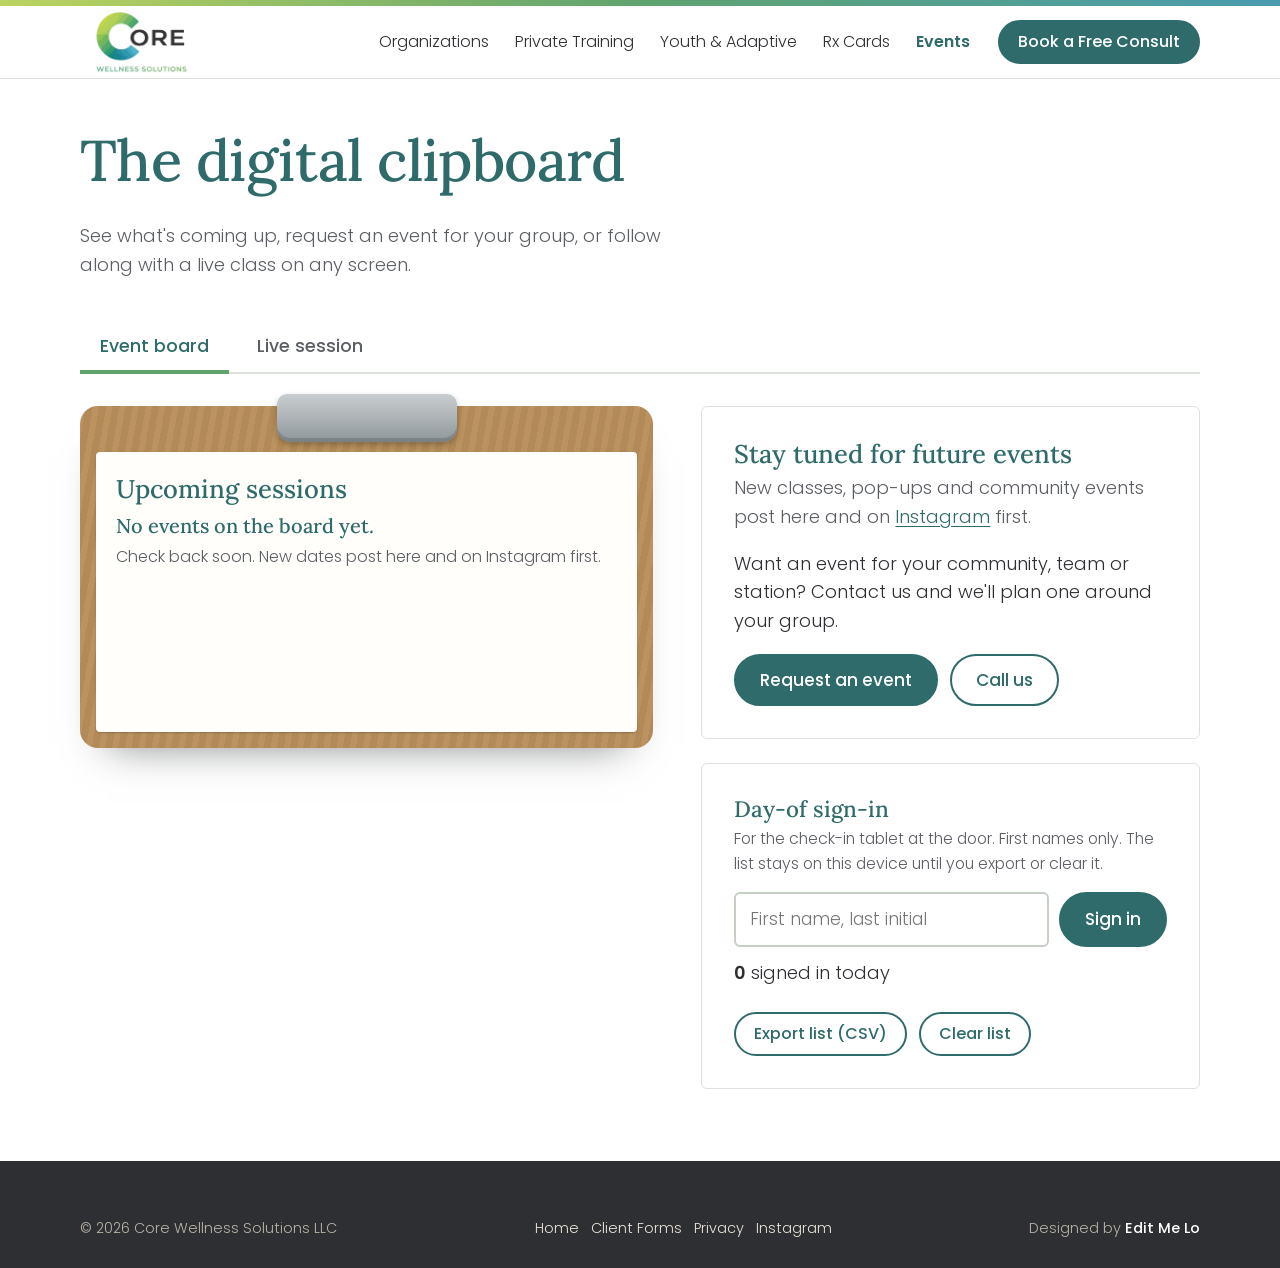
<file: clipboard.html>
<!doctype html>
<html lang="en">
<head>
  <meta charset="utf-8">
  <meta name="viewport" content="width=device-width, initial-scale=1">
  <title>Events & Live Sessions | Core Wellness Solutions, Indianapolis IN</title>
  <meta name="description" content="Upcoming classes, pop-ups and community events from Core Wellness Solutions in Indianapolis, Indiana. Save a seat or follow along live.">
  <link rel="canonical" href="https://corewellnesssolutions.revieweditmelo.com/clipboard">
  <meta name="theme-color" content="#2F6B6B">
  <meta property="og:type" content="website">
  <meta property="og:site_name" content="Core Wellness Solutions">
  <meta property="og:url" content="https://corewellnesssolutions.revieweditmelo.com/clipboard">
  <meta property="og:title" content="Events and Live Sessions | Core Wellness Solutions, Indianapolis IN">
  <meta property="og:description" content="Upcoming classes, pop-ups and community events from Core Wellness Solutions, plus a live session board with big-print moves and a timer.">
  <meta property="og:image" content="https://corewellnesssolutions.revieweditmelo.com/assets/img/og-image.jpg">
  <meta name="twitter:card" content="summary_large_image">
  <link rel="icon" href="data:image/svg+xml,%3Csvg xmlns='http://www.w3.org/2000/svg' viewBox='0 0 32 32'%3E%3Cpath d='M24 7.5A12 12 0 1 0 24 24.5' fill='none' stroke='%2374A84E' stroke-width='6.5'/%3E%3C/svg%3E">
  <link rel="preconnect" href="https://fonts.googleapis.com">
  <link rel="preconnect" href="https://fonts.gstatic.com" crossorigin>
  <link href="https://fonts.googleapis.com/css2?family=Lora:ital,wght@0,400;0,500;1,400;1,500&family=Poppins:wght@300;400;500;600;700&display=swap" rel="stylesheet">
  <link rel="stylesheet" href="assets/css/styles.css">
  <style>
    .tabs { display: flex; gap: 8px; border-bottom: 2px solid var(--line); margin-bottom: 32px; }
    .tab { min-height: var(--tap); padding: 10px 20px; border: 0; background: none; font: 500 1.1rem var(--sans); color: var(--muted); border-bottom: 4px solid transparent; margin-bottom: -2px; cursor: pointer; }
    .tab[aria-selected="true"] { color: var(--deep-teal); border-color: var(--green); }
    .board-grid { display: grid; gap: 32px; }
    @media (min-width: 960px) { .board-grid { grid-template-columns: 1.15fr 1fr; gap: 48px; } }
    .event .note { font-size: .92rem; }
    .signin-list { list-style: none; margin: 12px 0; padding: 0; columns: 2; font: 400 1.15rem/1.9 var(--serif); }
    .signin-list li { border-bottom: 1px solid var(--line); break-inside: avoid; }
    .signin-row { display: flex; gap: 10px; }
    .signin-row input { flex: 1; }

    /* Live session stage */
    .stage { background: var(--paper); }
    .stage:fullscreen { padding: 3vh 4vw; overflow: auto; display: flex; flex-direction: column; justify-content: center; }
    .stage-top { display: flex; flex-wrap: wrap; gap: 12px; align-items: end; justify-content: space-between; margin-bottom: 20px; }
    .stage-top .field { min-width: 260px; }
    .stage-grid { display: grid; gap: 24px; align-items: center; }
    @media (min-width: 900px) { .stage-grid { grid-template-columns: 1.5fr 1fr; gap: 40px; } }
    .stage .board { padding-top: 50px; }
    .stage .rx { box-shadow: none; }
    .stage .rx-title { font-size: clamp(1.8rem, 4.5vw, 3rem); }
    .stage .rx-ind, .stage .rx-meta { font-size: clamp(1.05rem, 1.8vw, 1.35rem); }
    .stage .rx-ind q { font-size: clamp(1.4rem, 2.6vw, 2rem); }
    .stage-steps { margin: 14px 0 0; padding-left: 1.4em; font-size: clamp(1.05rem, 1.8vw, 1.35rem); }
    .stage-steps li { margin: 6px 0; }
    .timer { display: grid; place-items: center; text-align: center; }
    .ring { position: relative; width: min(300px, 70vw); aspect-ratio: 1; }
    .ring svg { width: 100%; height: 100%; transform: rotate(-90deg); }
    .ring circle { fill: none; stroke-width: 10; }
    .ring .track { stroke: var(--line); }
    .ring .prog { stroke: var(--green); stroke-linecap: round; transition: stroke-dashoffset .25s linear; }
    .ring .time { position: absolute; inset: 0; display: grid; place-items: center; align-content: center; font: 500 clamp(3rem, 9vw, 5rem)/1 var(--serif); color: var(--deep-teal); }
    .ring .time small { display: block; font: 500 1rem var(--sans); color: var(--muted); margin-top: 8px; }
    .controls { display: flex; flex-wrap: wrap; gap: 10px; justify-content: center; margin-top: 22px; }
    .controls .btn { min-width: 120px; }
    .up-next { margin-top: 18px; color: var(--muted); font-size: 1.05rem; }
    .up-next b { color: var(--deep-teal); font-weight: 500; }
    .progress-dots { display: flex; gap: 6px; justify-content: center; margin-top: 14px; }
    .progress-dots i { width: 10px; height: 10px; border-radius: 50%; background: var(--line); }
    .progress-dots i.on { background: var(--deep-teal); }
    .kbd-hint { font-size: .9rem; color: var(--muted); text-align: center; margin-top: 10px; }
  </style>
</head>
<body>
<a class="skip" href="#main">Skip to content</a>
<div class="topline" aria-hidden="true"></div>
<header class="site-header">
  <div class="wrap">
    <a class="brand" href="/" aria-label="Core Wellness Solutions home"><img src="assets/img/logo.png" alt="Core Wellness Solutions" width="520" height="260"></a>
    <button class="nav-toggle" type="button" aria-expanded="false" aria-controls="site-nav">
      <svg width="20" height="20" viewBox="0 0 20 20" aria-hidden="true"><path d="M2 5h16M2 10h16M2 15h16" stroke="currentColor" stroke-width="2" stroke-linecap="round"/></svg>Menu
    </button>
    <nav id="site-nav" class="site-nav" aria-label="Main">
      <ul>
        <li><a href="/#organizations">Organizations</a></li>
        <li><a href="/#training">Private Training</a></li>
        <li><a href="/#youth">Youth &amp; Adaptive</a></li>
        <li><a href="/#rx">Rx Cards</a></li>
        <li><a href="/clipboard" aria-current="true">Events</a></li>
      </ul>
      <a class="btn small" href="/#book">Book a Free Consult</a>
    </nav>
  </div>
</header>

<main id="main" class="wrap">
  <div class="page-head">
    <h1>The digital clipboard</h1>
    <p>See what's coming up, request an event for your group, or follow along with a live class on any screen.</p>
  </div>

  <div class="tabs" role="tablist" aria-label="Clipboard views">
    <button class="tab" role="tab" id="tab-board" aria-controls="panel-board" aria-selected="true">Event board</button>
    <button class="tab" role="tab" id="tab-live" aria-controls="panel-live" aria-selected="false" tabindex="-1">Live session</button>
  </div>

  <!-- Event board -->
  <section id="panel-board" role="tabpanel" aria-labelledby="tab-board" style="padding-bottom:72px">
    <div class="board-grid">
      <div class="board">
        <div class="sheet">
          <h2 style="font-size:1.6rem;margin-bottom:4px">Upcoming sessions</h2>
          <p class="sheet-sub" data-when-events hidden>Times are Eastern. Open to residents, families and the public unless noted. New dates post first on <a href="https://www.instagram.com/corewellness.llc/" target="_blank" rel="noopener">Instagram</a>.</p>
          <ul class="event-list" data-events="12" data-empty="short" id="board-events"></ul>
        </div>
      </div>

      <div>
        <div class="panel request-event" data-when-no-events>
          <h2 style="font-size:1.6rem;margin-bottom:6px">Stay tuned for future events</h2>
          <p style="color:var(--muted)">New classes, pop-ups and community events post here and on <a href="https://www.instagram.com/corewellness.llc/" target="_blank" rel="noopener">Instagram</a> first.</p>
          <p>Want an event for your community, team or station? Contact us and we'll plan one around your group.</p>
          <div class="btn-row">
            <a class="btn" href="/#proposal" data-request-event>Request an event</a>
            <a class="btn ghost" href="tel:+13176653554" data-phone>Call us</a>
          </div>
        </div>
        <form class="panel form" id="seat-form" aria-labelledby="seat-title" data-when-events hidden>
          <h2 id="seat" style="font-size:1.6rem;margin:0"><span id="seat-title">Save a seat</span></h2>
          <div class="field"><label for="seat-event">Event</label><select id="seat-event" name="event" required></select></div>
          <div class="form-grid two">
            <div class="field"><label for="seat-name">Name</label><input id="seat-name" name="name" type="text" autocomplete="name" required></div>
            <div class="field"><label for="seat-count">How many people</label><input id="seat-count" name="count" type="number" min="1" max="6" value="1" required></div>
          </div>
          <div class="field"><label for="seat-contact">Phone or email</label><span class="hint">For a reminder the day before.</span><input id="seat-contact" name="contact" type="text" required></div>
          <input type="text" name="_gotcha" tabindex="-1" autocomplete="off" style="display:none" aria-hidden="true">
          <button class="btn" type="submit">Save my seat</button>
          <p class="form-status" role="status"></p>
        </form>

        <div class="panel" style="margin-top:24px">
          <h2 style="font-size:1.4rem;margin-bottom:4px">Day-of sign-in</h2>
          <p style="color:var(--muted);font-size:.98rem">For the check-in tablet at the door. First names only. The list stays on this device until you export or clear it.</p>
          <form class="signin-row" id="signin-form">
            <label class="sr-only" for="signin-name">First name and last initial</label>
            <div class="field" style="flex:1"><input id="signin-name" type="text" placeholder="First name, last initial" autocomplete="off" maxlength="40"></div>
            <button class="btn" type="submit">Sign in</button>
          </form>
          <p aria-live="polite" style="margin:12px 0 0"><b id="signin-count">0</b> signed in today</p>
          <ol class="signin-list" id="signin-list"></ol>
          <div class="btn-row">
            <button class="btn small ghost" type="button" id="signin-export">Export list (CSV)</button>
            <button class="btn small ghost" type="button" id="signin-clear">Clear list</button>
          </div>
        </div>
      </div>
    </div>
  </section>

  <!-- Live session -->
  <section id="panel-live" role="tabpanel" aria-labelledby="tab-live" hidden style="padding-bottom:72px">
    <div class="stage" id="stage">
      <div class="stage-top">
        <div class="field">
          <label for="routine">Routine</label>
          <select id="routine"></select>
        </div>
        <button class="btn ghost small" type="button" id="fs">Full screen for TV</button>
      </div>

      <div class="stage-grid">
        <div class="board"><div id="stage-card"></div></div>
        <div class="timer">
          <div class="ring" role="timer" aria-live="off" aria-label="Time remaining">
            <svg viewBox="0 0 120 120" aria-hidden="true"><circle class="track" cx="60" cy="60" r="52"/><circle class="prog" id="ring-prog" cx="60" cy="60" r="52"/></svg>
            <div class="time"><span id="time">0:00</span><small id="move-of"></small></div>
          </div>
          <div class="controls">
            <button class="btn ghost" type="button" id="prev">Back</button>
            <button class="btn" type="button" id="play">Start</button>
            <button class="btn ghost" type="button" id="next">Next</button>
          </div>
          <div class="progress-dots" id="dots" aria-hidden="true"></div>
          <p class="up-next" id="up-next"></p>
          <p class="kbd-hint">Space starts or pauses. Arrow keys move between cards.</p>
          <p class="sr-only" aria-live="assertive" id="live-announce"></p>
        </div>
      </div>
    </div>
  </section>
</main>

<footer class="site-footer">
  <div class="wrap">
    <div class="footer-base" style="margin-top:0;border-top:0;padding-top:0">
      <span>&copy; <span data-year>2026</span> Core Wellness Solutions LLC</span>
      <span><a href="/">Home</a> &nbsp; <a href="/forms">Client Forms</a> &nbsp; <a href="/privacy">Privacy</a> &nbsp; <a href="https://www.instagram.com/corewellness.llc/" target="_blank" rel="noopener">Instagram</a></span>
      <span class="credit">Designed by <a href="https://www.editmelo.com/" target="_blank" rel="noopener">Edit Me Lo</a></span>
    </div>
  </div>
</footer>

<div class="action-bar">
  <a class="btn" href="/#book">Book a session</a>
  <a class="btn ghost" href="/#proposal" data-request-event>Request an event</a>
</div>

<script src="assets/js/config.js"></script>
<script src="assets/js/rx-data.js"></script>
<script src="assets/js/main.js"></script>
<script src="assets/js/clipboard.js"></script>
</body>
</html>
</file>
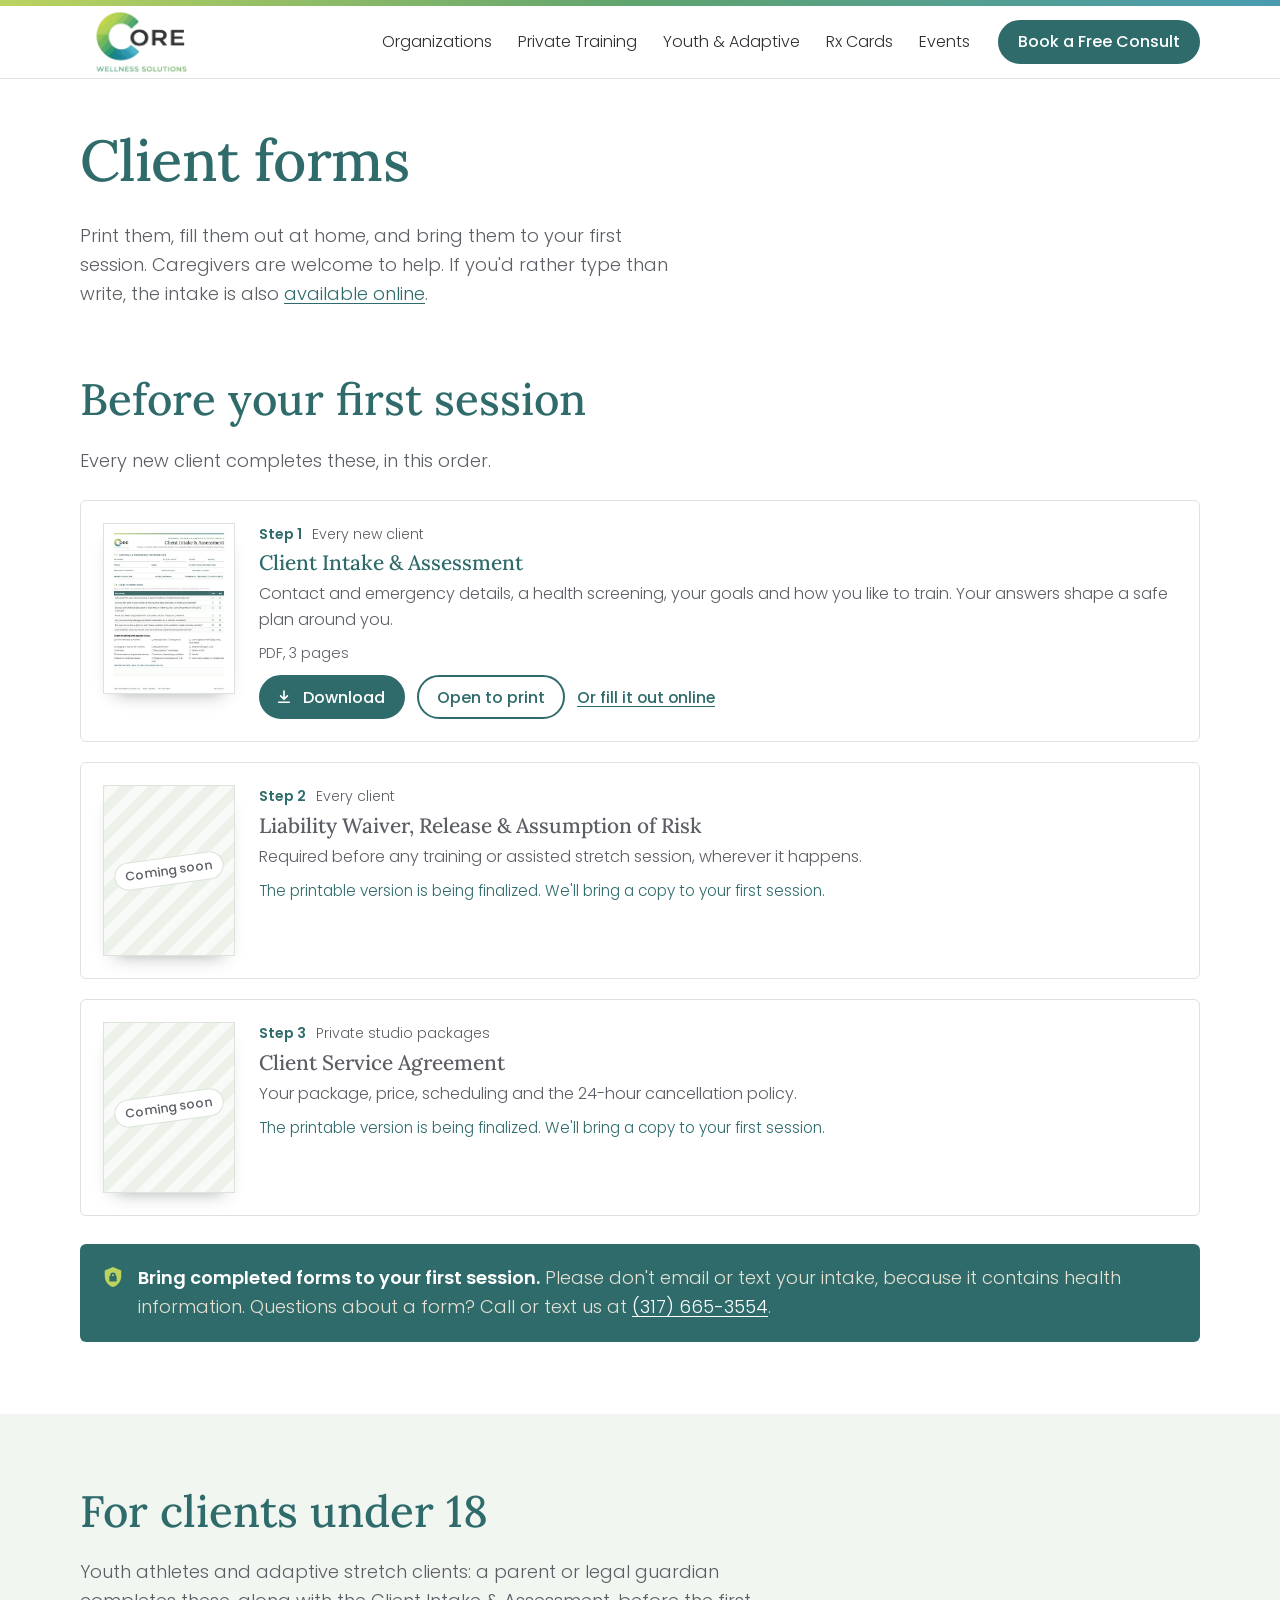
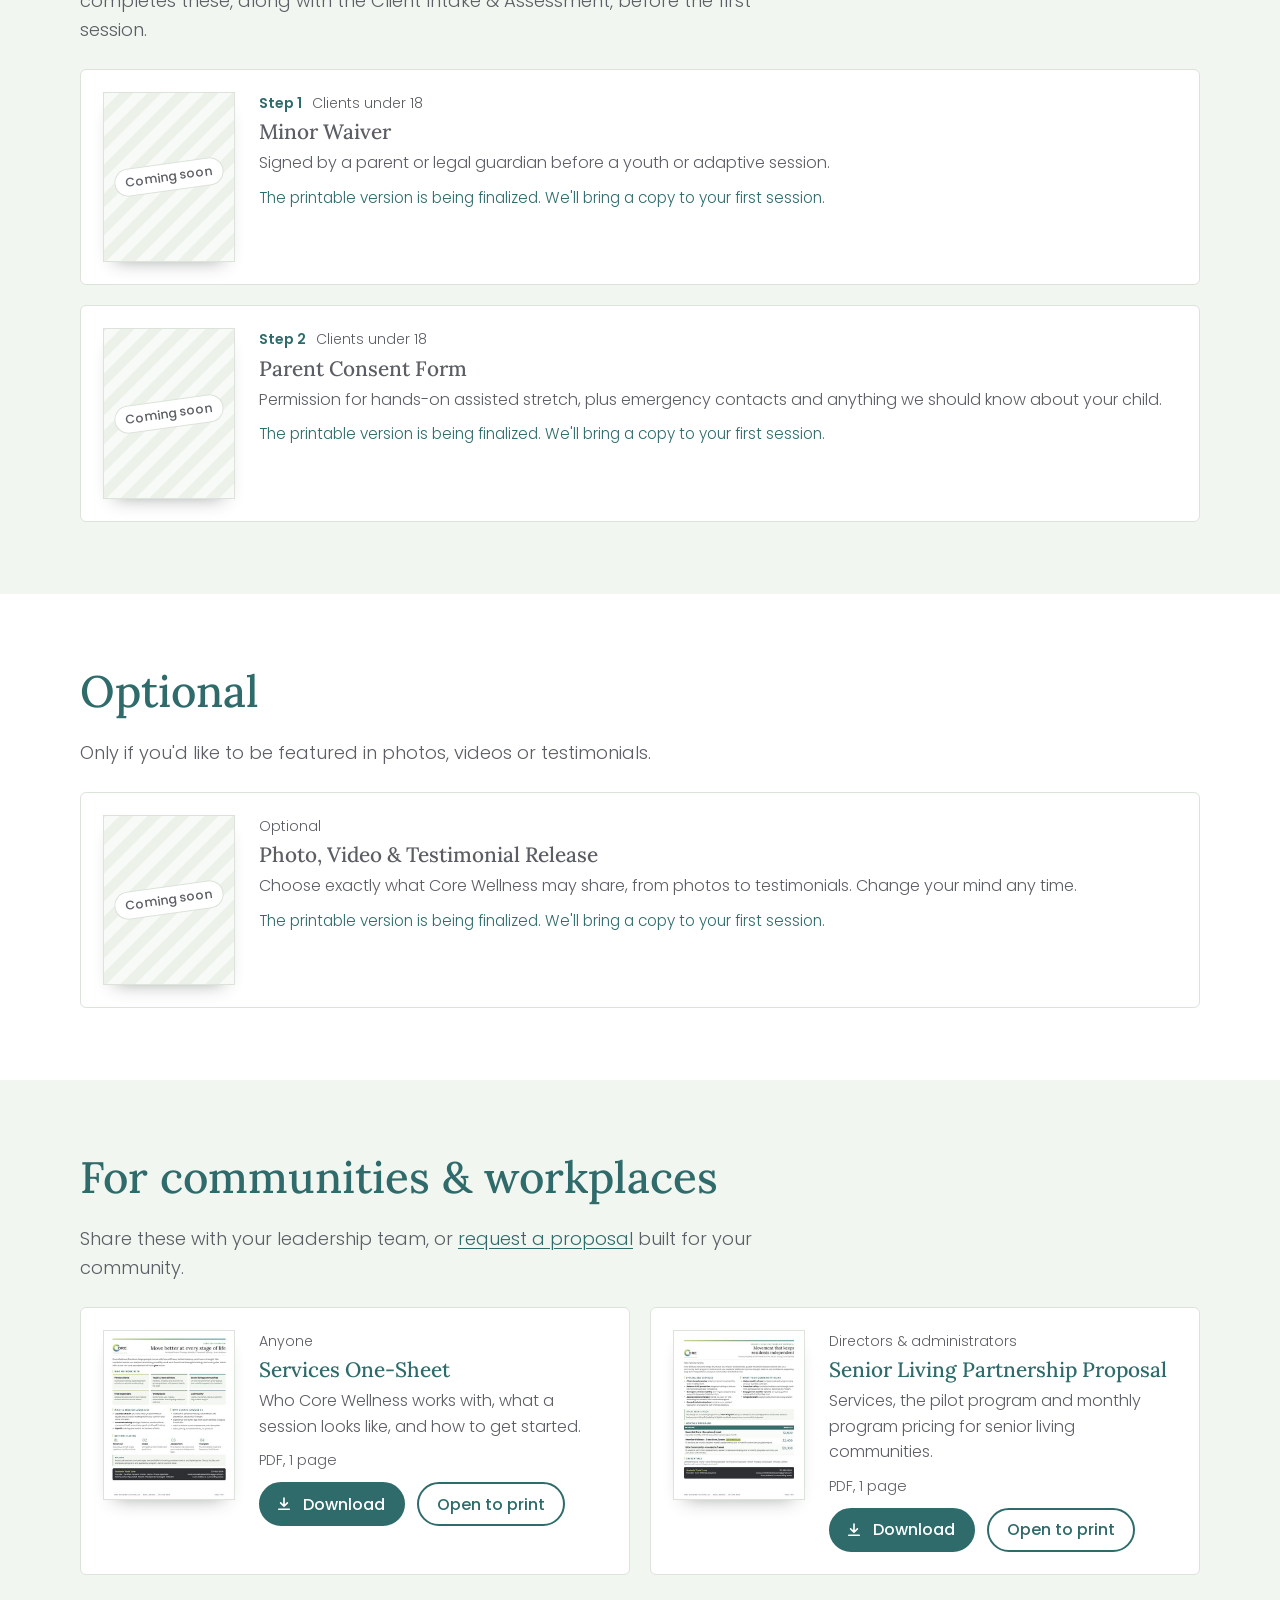
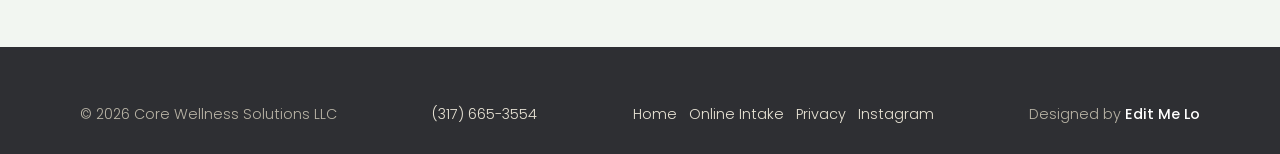
<file: forms.html>
<!doctype html>
<html lang="en">
<head>
  <meta charset="utf-8">
  <meta name="viewport" content="width=device-width, initial-scale=1">
  <title>Client Forms & Downloads | Core Wellness Solutions, Indianapolis IN</title>
  <meta name="description" content="Download and print the Core Wellness Solutions client intake and assessment, plus the services one-sheet and senior living partnership proposal. Avon, Indiana.">
  <link rel="canonical" href="https://corewellnesssolutions.revieweditmelo.com/forms">
  <meta name="theme-color" content="#2F6B6B">
  <meta property="og:type" content="website">
  <meta property="og:site_name" content="Core Wellness Solutions">
  <meta property="og:url" content="https://corewellnesssolutions.revieweditmelo.com/forms">
  <meta property="og:title" content="Client Forms and Downloads | Core Wellness Solutions, Indianapolis IN">
  <meta property="og:description" content="Printable client forms and downloads from Core Wellness Solutions in Indianapolis, Indiana.">
  <meta property="og:image" content="https://corewellnesssolutions.revieweditmelo.com/assets/img/og-image.jpg">
  <meta name="twitter:card" content="summary_large_image">
  <link rel="icon" href="data:image/svg+xml,%3Csvg xmlns='http://www.w3.org/2000/svg' viewBox='0 0 32 32'%3E%3Cpath d='M24 7.5A12 12 0 1 0 24 24.5' fill='none' stroke='%2374A84E' stroke-width='6.5'/%3E%3C/svg%3E">
  <link rel="preconnect" href="https://fonts.googleapis.com">
  <link rel="preconnect" href="https://fonts.gstatic.com" crossorigin>
  <link href="https://fonts.googleapis.com/css2?family=Lora:ital,wght@0,400;0,500;1,400;1,500&family=Poppins:wght@300;400;500;600;700&display=swap" rel="stylesheet">
  <link rel="stylesheet" href="assets/css/styles.css">
</head>
<body>
<a class="skip" href="#main">Skip to content</a>
<div class="topline" aria-hidden="true"></div>
<header class="site-header">
  <div class="wrap">
    <a class="brand" href="/" aria-label="Core Wellness Solutions home"><img src="assets/img/logo.png" alt="Core Wellness Solutions" width="520" height="260"></a>
    <button class="nav-toggle" type="button" aria-expanded="false" aria-controls="site-nav">
      <svg width="20" height="20" viewBox="0 0 20 20" aria-hidden="true"><path d="M2 5h16M2 10h16M2 15h16" stroke="currentColor" stroke-width="2" stroke-linecap="round"/></svg>Menu
    </button>
    <nav id="site-nav" class="site-nav" aria-label="Main">
      <ul>
        <li><a href="/#organizations">Organizations</a></li>
        <li><a href="/#training">Private Training</a></li>
        <li><a href="/#youth">Youth &amp; Adaptive</a></li>
        <li><a href="/#rx">Rx Cards</a></li>
        <li><a href="/clipboard">Events</a></li>
      </ul>
      <a class="btn small" href="/#book">Book a Free Consult</a>
    </nav>
  </div>
</header>

<main id="main">
  <div class="wrap"><div class="page-head">
    <h1>Client forms</h1>
    <p>Print them, fill them out at home, and bring them to your first session. Caregivers are welcome to help. If you'd rather type than write, the intake is also <a href="/intake">available online</a>.</p>
  </div></div>

  <section class="section" aria-labelledby="first-title" style="padding-top:24px">
    <div class="wrap">
      <div class="section-head" style="margin-bottom:24px">
        <h2 id="first-title">Before your first session</h2>
        <p>Every new client completes these, in this order.</p>
      </div>
      <div class="docs" data-docs="first-visit"></div>

      <div class="return-note">
        <svg width="22" height="22" viewBox="0 0 24 24" aria-hidden="true"><path fill="currentColor" d="M12 1 3 5v6c0 5.5 3.8 10.7 9 12 5.2-1.3 9-6.5 9-12V5l-9-4Zm0 6a3 3 0 0 1 3 3v1h1v6H8v-6h1v-1a3 3 0 0 1 3-3Zm0 2a1 1 0 0 0-1 1v1h2v-1a1 1 0 0 0-1-1Z"/></svg>
        <p style="margin:0"><b>Bring completed forms to your first session.</b> Please don't email or text your intake, because it contains health information. Questions about a form? Call or text us at <a href="tel:+13176653554" data-phone="label">(317) 665-3554</a>.</p>
      </div>
    </div>
  </section>

  <section class="section tone-sand" aria-labelledby="minors-title">
    <div class="wrap">
      <div class="section-head" style="margin-bottom:24px">
        <h2 id="minors-title">For clients under 18</h2>
        <p>Youth athletes and adaptive stretch clients: a parent or legal guardian completes these, along with the Client Intake &amp; Assessment, before the first session.</p>
      </div>
      <div class="docs" data-docs="minors"></div>
    </div>
  </section>

  <section class="section" aria-labelledby="optional-title">
    <div class="wrap">
      <div class="section-head" style="margin-bottom:24px">
        <h2 id="optional-title">Optional</h2>
        <p>Only if you'd like to be featured in photos, videos or testimonials.</p>
      </div>
      <div class="docs" data-docs="optional"></div>
    </div>
  </section>

  <section class="section tone-sage" aria-labelledby="partner-docs-title">
    <div class="wrap">
      <div class="section-head" style="margin-bottom:24px">
        <h2 id="partner-docs-title">For communities &amp; workplaces</h2>
        <p>Share these with your leadership team, or <a href="/#proposal">request a proposal</a> built for your community.</p>
      </div>
      <div class="docs two" data-docs="partners"></div>
    </div>
  </section>
</main>

<footer class="site-footer">
  <div class="wrap">
    <div class="footer-base" style="margin-top:0;border-top:0;padding-top:0">
      <span>&copy; <span data-year>2026</span> Core Wellness Solutions LLC</span>
      <span><a href="tel:+13176653554" data-phone="label">(317) 665-3554</a></span>
      <span><a href="/">Home</a> &nbsp; <a href="/intake">Online Intake</a> &nbsp; <a href="/privacy">Privacy</a> &nbsp; <a href="https://www.instagram.com/corewellness.llc/" target="_blank" rel="noopener">Instagram</a></span>
      <span class="credit">Designed by <a href="https://www.editmelo.com/" target="_blank" rel="noopener">Edit Me Lo</a></span>
    </div>
  </div>
</footer>

<div class="action-bar">
  <a class="btn" href="/#book">Book a session</a>
  <a class="btn ghost" href="tel:+13176653554" data-phone>Call us</a>
</div>

<script src="assets/js/config.js"></script>
<script src="assets/js/main.js"></script>
</body>
</html>
</file>
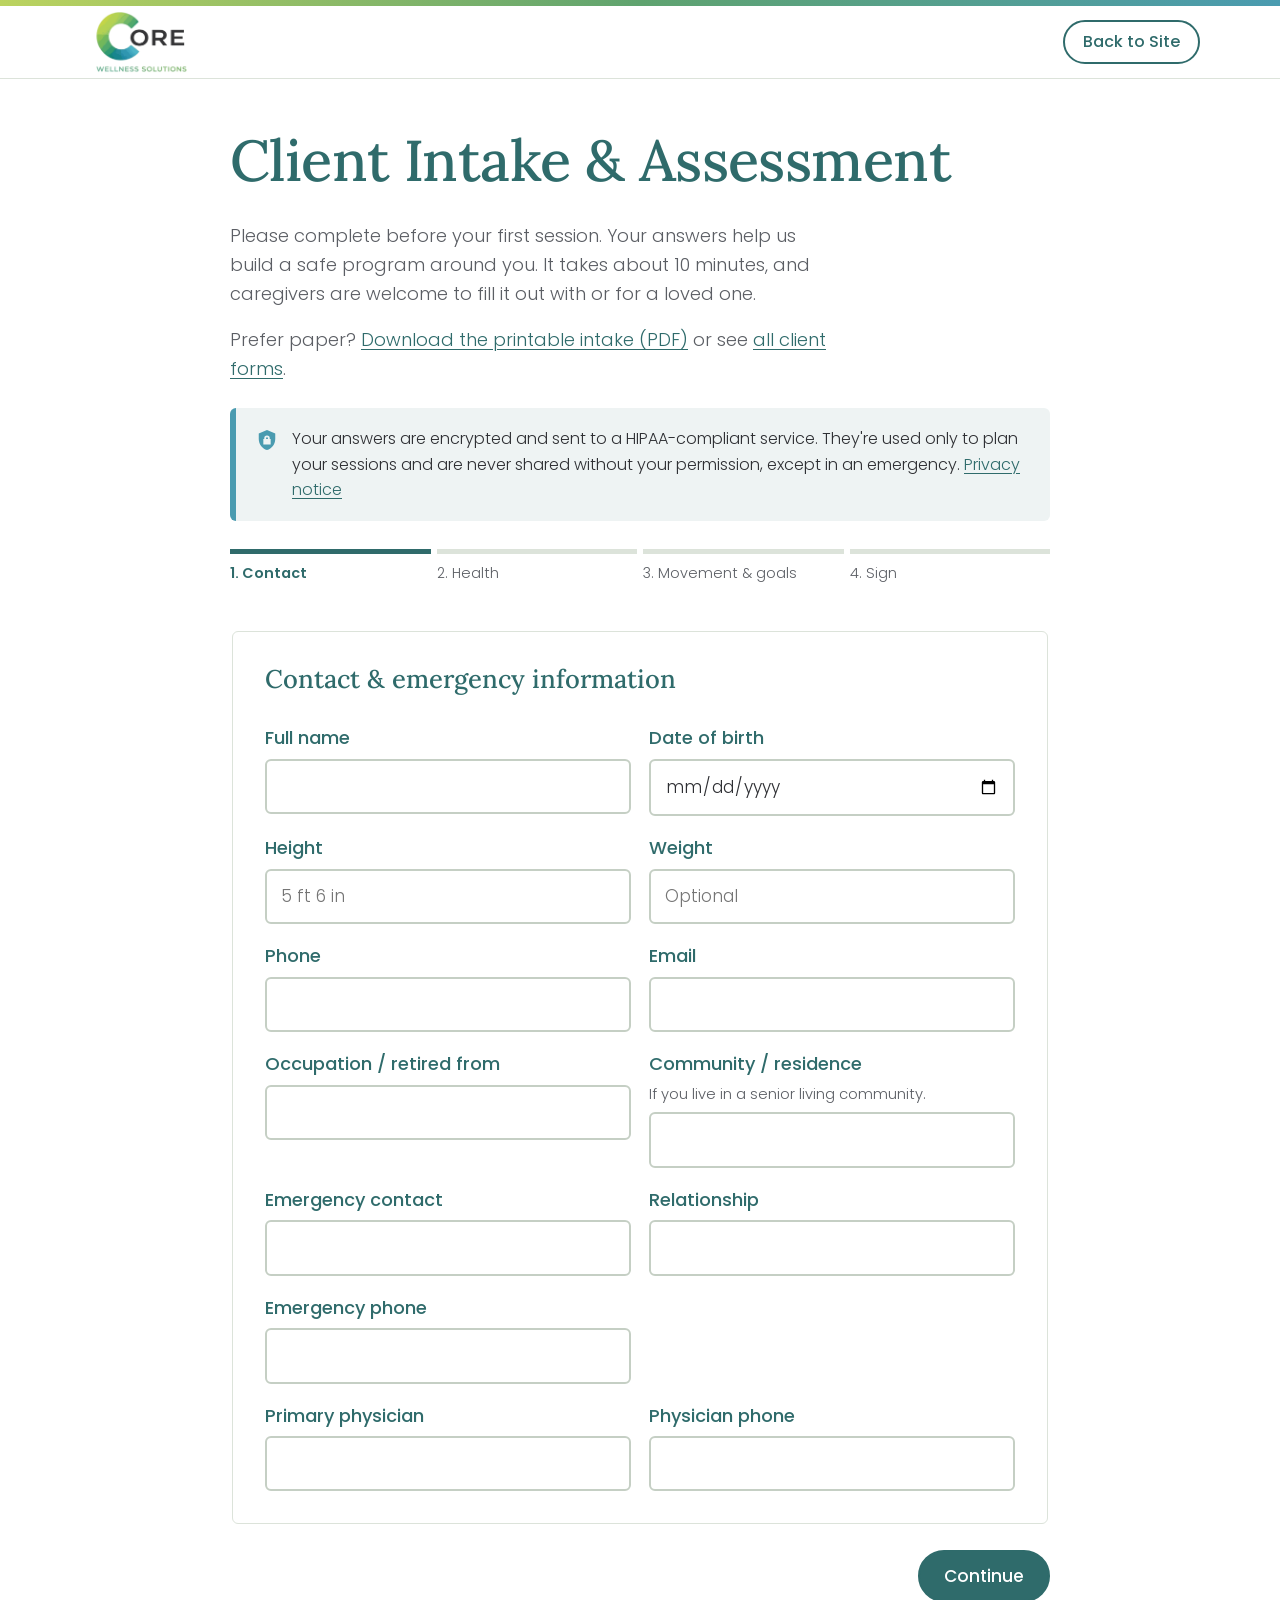
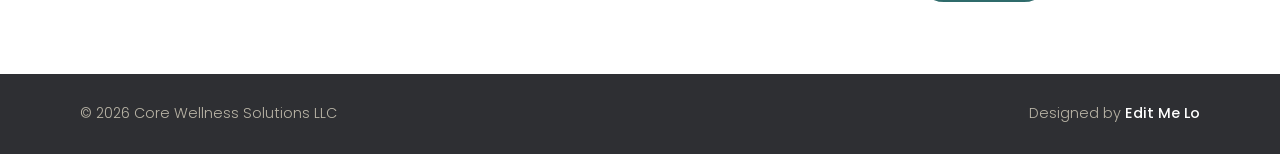
<file: intake.html>
<!doctype html>
<html lang="en">
<head>
  <meta charset="utf-8">
  <meta name="viewport" content="width=device-width, initial-scale=1">
  <title>Client Intake & Assessment | Core Wellness Solutions</title>
  <meta name="description" content="Complete your Core Wellness Solutions client intake and assessment before your first session. Sent securely; only your coach sees it.">
  <meta name="robots" content="noindex">
  <meta name="theme-color" content="#2F6B6B">
  <meta property="og:type" content="website">
  <meta property="og:site_name" content="Core Wellness Solutions">
  <meta property="og:url" content="https://corewellnesssolutions.revieweditmelo.com/intake">
  <meta property="og:title" content="Client Intake and Assessment | Core Wellness Solutions">
  <meta property="og:description" content="Complete your Core Wellness Solutions client intake and assessment before your first session.">
  <meta property="og:image" content="https://corewellnesssolutions.revieweditmelo.com/assets/img/og-image.jpg">
  <meta name="twitter:card" content="summary_large_image">
  <link rel="icon" href="data:image/svg+xml,%3Csvg xmlns='http://www.w3.org/2000/svg' viewBox='0 0 32 32'%3E%3Cpath d='M24 7.5A12 12 0 1 0 24 24.5' fill='none' stroke='%2374A84E' stroke-width='6.5'/%3E%3C/svg%3E">
  <link rel="preconnect" href="https://fonts.googleapis.com">
  <link rel="preconnect" href="https://fonts.gstatic.com" crossorigin>
  <link href="https://fonts.googleapis.com/css2?family=Lora:ital,wght@0,400;0,500;1,400;1,500&family=Poppins:wght@300;400;500;600;700&display=swap" rel="stylesheet">
  <link rel="stylesheet" href="assets/css/styles.css">
  <style>
    .stepper { display: flex; gap: 6px; list-style: none; padding: 0; margin: 0 0 28px; counter-reset: st; }
    .stepper li { flex: 1; counter-increment: st; font-size: .9rem; color: var(--muted); border-top: 5px solid var(--line); padding-top: 8px; }
    .stepper li::before { content: counter(st) ". "; }
    .stepper li.done { border-color: var(--green); }
    .stepper li.now { border-color: var(--deep-teal); color: var(--deep-teal); font-weight: 600; }
    @media (max-width: 560px) { .stepper li span { display: none; } .stepper li.now span { display: inline; } }
    .step[hidden] { display: none; }
    .yn { display: grid; gap: 10px; }
    .yn-row { display: grid; gap: 8px; padding: 14px 16px; background: #fff; border: 1px solid var(--line); border-radius: var(--radius); }
    @media (min-width: 720px) { .yn-row { grid-template-columns: 1fr auto; align-items: center; } }
    .yn-row legend { float: left; padding: 0; font-size: 1.02rem; }
    .yn-opts { display: flex; gap: 8px; }
    .yn-opts label { display: inline-flex; align-items: center; gap: 8px; min-height: 44px; padding: 6px 16px; border: 2px solid var(--line); border-radius: 999px; cursor: pointer; }
    .yn-opts input { width: 20px; height: 20px; accent-color: var(--deep-teal); }
    .waiver-text { max-height: 280px; overflow: auto; padding: 18px 20px; background: #fff; border: 1px solid var(--line); border-radius: var(--radius); font-size: .98rem; }
    .waiver-text p:last-child { margin: 0; }
    .sig-input { font: italic 500 1.8rem var(--serif) !important; }
    .step-nav { display: flex; justify-content: space-between; gap: 12px; margin-top: 8px; }
    .pills { display: flex; flex-wrap: wrap; gap: 8px; }
    .pills label { display: inline-flex; align-items: center; gap: 8px; min-height: 46px; padding: 6px 16px; background: #fff; border: 2px solid var(--line); border-radius: 999px; cursor: pointer; font-weight: 400; margin: 0; color: var(--ink); }
    .pills label:has(input:checked) { border-color: var(--deep-teal); background: var(--mist); }
    .pills input { width: 20px; height: 20px; accent-color: var(--deep-teal); margin: 0; }
    .field .pills label { display: inline-flex; }
    .rep summary { cursor: pointer; font-weight: 500; color: var(--teal); min-height: 44px; display: flex; align-items: center; }
    .embed { width: 100%; min-height: 1200px; border: 1px solid var(--line); border-radius: var(--radius); background: #fff; }
  </style>
</head>
<body>
<a class="skip" href="#main">Skip to content</a>
<div class="topline" aria-hidden="true"></div>
<header class="site-header">
  <div class="wrap">
    <a class="brand" href="/" aria-label="Core Wellness Solutions home"><img src="assets/img/logo.png" alt="Core Wellness Solutions" width="520" height="260"></a>
    <a class="btn small ghost" href="/">Back to Site</a>
  </div>
</header>

<main id="main" class="wrap" style="max-width:860px;padding-bottom:72px">
  <div class="page-head">
    <h1>Client Intake &amp; Assessment</h1>
    <p>Please complete before your first session. Your answers help us build a safe program around you. It takes about 10 minutes, and caregivers are welcome to fill it out with or for a loved one.</p>
    <p style="margin:0">Prefer paper? <a href="assets/forms/cws-client-intake-assessment.pdf" download>Download the printable intake (PDF)</a> or see <a href="/forms">all client forms</a>.</p>
  </div>

  <div class="notice">
    <svg width="22" height="22" viewBox="0 0 24 24" aria-hidden="true"><path fill="currentColor" d="M12 1 3 5v6c0 5.5 3.8 10.7 9 12 5.2-1.3 9-6.5 9-12V5l-9-4Zm0 6a3 3 0 0 1 3 3v1h1v6H8v-6h1v-1a3 3 0 0 1 3-3Zm0 2a1 1 0 0 0-1 1v1h2v-1a1 1 0 0 0-1-1Z"/></svg>
    <span>Your answers are encrypted and sent to a HIPAA-compliant service. They're used only to plan your sessions and are never shared without your permission, except in an emergency. <a href="/privacy">Privacy notice</a></span>
  </div>

  <div id="embed-slot"></div>

  <form id="intake" class="form" novalidate>
    <ol class="stepper" aria-label="Progress">
      <li class="now"><span>Contact</span></li>
      <li><span>Health</span></li>
      <li><span>Movement &amp; goals</span></li>
      <li><span>Sign</span></li>
    </ol>

    <!-- 1 -->
    <fieldset class="step panel form" data-step="0" style="border:1px solid var(--line)">
      <legend class="sr-only">Contact and emergency information</legend>
      <h2 style="font-size:1.6rem">Contact &amp; emergency information</h2>
      <div class="form-grid two">
        <div class="field"><label for="i-name">Full name</label><input id="i-name" name="full_name" type="text" autocomplete="name" required></div>
        <div class="field"><label for="i-dob">Date of birth</label><input id="i-dob" name="dob" type="date" required></div>
        <div class="field"><label for="i-height">Height</label><input id="i-height" name="height" type="text" placeholder="5 ft 6 in"></div>
        <div class="field"><label for="i-weight">Weight</label><input id="i-weight" name="weight" type="text" placeholder="Optional"></div>
        <div class="field"><label for="i-phone">Phone</label><input id="i-phone" name="phone" type="tel" autocomplete="tel" required></div>
        <div class="field"><label for="i-email">Email</label><input id="i-email" name="email" type="email" autocomplete="email"></div>
        <div class="field"><label for="i-occ">Occupation / retired from</label><input id="i-occ" name="occupation" type="text"></div>
        <div class="field"><label for="i-res">Community / residence</label><span class="hint">If you live in a senior living community.</span><input id="i-res" name="residence" type="text"></div>
      </div>
      <div class="form-grid two">
        <div class="field"><label for="i-ec">Emergency contact</label><input id="i-ec" name="emergency_name" type="text" required></div>
        <div class="field"><label for="i-ecr">Relationship</label><input id="i-ecr" name="emergency_relationship" type="text"></div>
        <div class="field"><label for="i-ecp">Emergency phone</label><input id="i-ecp" name="emergency_phone" type="tel" required></div>
      </div>
      <div class="form-grid two">
        <div class="field"><label for="i-dr">Primary physician</label><input id="i-dr" name="physician" type="text"></div>
        <div class="field"><label for="i-drp">Physician phone</label><input id="i-drp" name="physician_phone" type="tel"></div>
      </div>
    </fieldset>

    <!-- 2 -->
    <fieldset class="step panel form" data-step="1" hidden style="border:1px solid var(--line)">
      <legend class="sr-only">Health screening</legend>
      <h2 style="font-size:1.6rem">Health screening</h2>
      <p style="color:var(--muted)">If you answer yes to any question below, we will ask for written clearance from your physician before your first session.</p>
      <div class="yn" id="yn"></div>
      <div class="field">
        <fieldset><legend>Check anything that applies to you</legend>
          <div class="checks two"><label class="check"><input type="checkbox" name="conditions" value="Fall in the last 12 months">Fall in the last 12 months</label><label class="check"><input type="checkbox" name="conditions" value="Osteoporosis / osteopenia">Osteoporosis / osteopenia</label><label class="check"><input type="checkbox" name="conditions" value="Joint replacement (hip, knee, shoulder)">Joint replacement (hip, knee, shoulder)</label><label class="check"><input type="checkbox" name="conditions" value="Surgery in last 12–24 months">Surgery in last 12–24 months</label><label class="check"><input type="checkbox" name="conditions" value="Blood thinners">Blood thinners</label><label class="check"><input type="checkbox" name="conditions" value="Diabetes (Type 1 or 2)">Diabetes (Type 1 or 2)</label><label class="check"><input type="checkbox" name="conditions" value="Arthritis">Arthritis</label><label class="check"><input type="checkbox" name="conditions" value="Neuropathy / numbness">Neuropathy / numbness</label><label class="check"><input type="checkbox" name="conditions" value="Stroke or TIA">Stroke or TIA</label><label class="check"><input type="checkbox" name="conditions" value="Pacemaker or implanted device">Pacemaker or implanted device</label><label class="check"><input type="checkbox" name="conditions" value="Asthma / breathing condition">Asthma / breathing condition</label><label class="check"><input type="checkbox" name="conditions" value="Hernia">Hernia</label><label class="check"><input type="checkbox" name="conditions" value="Back or neck disc issues">Back or neck disc issues</label><label class="check"><input type="checkbox" name="conditions" value="Pregnant or postpartum (under 12 months)">Pregnant or postpartum (under 12 months)</label><label class="check"><input type="checkbox" name="conditions" value="Uses cane, walker, or wheelchair">Uses cane, walker, or wheelchair</label></div>
        </fieldset>
      </div>
      <div class="field"><label for="i-inj">Current injuries, pain, or areas we should avoid</label><textarea id="i-inj" name="injuries"></textarea></div>
      <div class="field"><label for="i-meds">Medications or supplements your coach should know about</label><textarea id="i-meds" name="medications"></textarea></div>
    </fieldset>

    <!-- 3 -->
    <fieldset class="step panel form" data-step="2" hidden style="border:1px solid var(--line)">
      <legend class="sr-only">Movement, goals and preferences</legend>
      <h2 style="font-size:1.6rem">Movement &amp; goals</h2>
      <div class="field"><fieldset><legend>Current activity level</legend><div class="pills"><label><input type="radio" name="activity_level" value="Mostly inactive" required>Mostly inactive</label><label><input type="radio" name="activity_level" value="1–2 days / week">1–2 days / week</label><label><input type="radio" name="activity_level" value="3–4 days / week">3–4 days / week</label><label><input type="radio" name="activity_level" value="5+ days / week">5+ days / week</label></div></fieldset></div>
      <div class="field"><label for="i-now">What do you do now for exercise or activity?</label><textarea id="i-now" name="current_activity"></textarea></div>
      <div class="field"><label for="i-hard">Movements or positions that are hard, painful, or that you'd like to avoid</label><span class="hint">Getting up from the floor, stairs, reaching overhead, etc.</span><textarea id="i-hard" name="hard_movements"></textarea></div>
      <div class="form-grid">
        <div class="field"><label for="i-g1">Goal 1</label><input id="i-g1" name="goal_1" type="text" required placeholder="Walk to the mailbox without my cane"></div>
        <div class="field"><label for="i-g2">Goal 2</label><input id="i-g2" name="goal_2" type="text"></div>
        <div class="field"><label for="i-g3">Goal 3</label><input id="i-g3" name="goal_3" type="text"></div>
      </div>
      <div class="field"><fieldset><legend>Timeline</legend><div class="pills"><label><input type="radio" name="timeline" value="1–3 months">1–3 months</label><label><input type="radio" name="timeline" value="3–6 months">3–6 months</label><label><input type="radio" name="timeline" value="6–12 months">6–12 months</label><label><input type="radio" name="timeline" value="Long-term lifestyle">Long-term lifestyle</label></div></fieldset></div>
      <div class="field"><fieldset><legend>How ready are you to make a change?</legend><span class="hint">1 is not yet, 10 is ready now.</span><div class="pills"><label><input type="radio" name="readiness" value="1">1</label><label><input type="radio" name="readiness" value="2">2</label><label><input type="radio" name="readiness" value="3">3</label><label><input type="radio" name="readiness" value="4">4</label><label><input type="radio" name="readiness" value="5">5</label><label><input type="radio" name="readiness" value="6">6</label><label><input type="radio" name="readiness" value="7">7</label><label><input type="radio" name="readiness" value="8">8</label><label><input type="radio" name="readiness" value="9">9</label><label><input type="radio" name="readiness" value="10">10</label></div></fieldset></div>

      <h3 style="font-size:1.25rem;margin-top:12px">Daily life</h3>
      <div class="field"><fieldset><legend>Most of my day I'm</legend><div class="pills"><label><input type="radio" name="day" value="Sitting">Sitting</label><label><input type="radio" name="day" value="On my feet">On my feet</label><label><input type="radio" name="day" value="Doing physical work">Doing physical work</label></div></fieldset></div>
      <div class="field"><fieldset><legend>Average sleep</legend><div class="pills"><label><input type="radio" name="sleep" value="Under 6 hrs">Under 6 hrs</label><label><input type="radio" name="sleep" value="6–7 hrs">6–7 hrs</label><label><input type="radio" name="sleep" value="7–8 hrs">7–8 hrs</label><label><input type="radio" name="sleep" value="8+ hrs">8+ hrs</label></div></fieldset></div>
      <div class="field"><fieldset><legend>Stress level</legend><div class="pills"><label><input type="radio" name="stress" value="Low">Low</label><label><input type="radio" name="stress" value="Moderate">Moderate</label><label><input type="radio" name="stress" value="High">High</label><label><input type="radio" name="stress" value="Very high">Very high</label></div></fieldset></div>

      <h3 style="font-size:1.25rem;margin-top:12px">Program preferences</h3>
      <div class="field"><fieldset><legend>I'm interested in</legend><div class="pills"><label><input type="radio" name="interest" value="Personal training" required>Personal training</label><label><input type="radio" name="interest" value="Assisted stretch therapy">Assisted stretch therapy</label><label><input type="radio" name="interest" value="Both">Both</label></div></fieldset></div>
      <div class="field"><fieldset><legend>Sessions per week</legend><div class="pills"><label><input type="radio" name="sessions_per_week" value="1">1</label><label><input type="radio" name="sessions_per_week" value="2">2</label><label><input type="radio" name="sessions_per_week" value="3">3</label><label><input type="radio" name="sessions_per_week" value="4+">4+</label></div></fieldset></div>
      <div class="field"><label for="i-times">Best days and times</label><input id="i-times" name="best_times" type="text" placeholder="Tuesday and Thursday mornings"></div>
    </fieldset>

    <!-- 4 -->
    <fieldset class="step panel form" data-step="3" hidden style="border:1px solid var(--line)">
      <legend class="sr-only">Acknowledgment, waiver and signature</legend>
      <h2 style="font-size:1.6rem">Acknowledgment &amp; waiver</h2>
      <div class="waiver-text" tabindex="0" aria-label="Acknowledgment and waiver text">
        <p><b>Acknowledgment.</b> The information above is accurate and complete to the best of my knowledge. I will tell my coach right away about any pain, discomfort, or change in my health, medications, or physician guidance. My health information is used only to plan my sessions and is not shared without my permission, except in an emergency.</p>
        <p><b>Assumption of risk.</b> Exercise and hands-on assisted stretching involve inherent risks, including strains and sprains, joint or soft-tissue injury, falls, dizziness, fainting, changes in blood pressure or heart rate, and in rare cases heart attack, stroke, or death. I knowingly and voluntarily assume these risks.</p>
        <p><b>Not medical care.</b> My coach is a fitness and stretch professional, not a physician, physical therapist, or licensed medical provider, and the services are not medical treatment. If I answered yes to any screening question, I will provide physician clearance before participating.</p>
        <p><b>Release.</b> To the fullest extent permitted by Indiana law, I release Core Wellness Solutions LLC from claims arising from my participation, including claims caused by its negligence. This does not apply to gross negligence or intentional misconduct.</p>
        <p><b>Emergency care.</b> If I need emergency care, I authorize Core Wellness to call 911 and contact my emergency contact.</p>
        <p>The full Liability Waiver, Release &amp; Assumption of Risk is signed at or before your first session.</p>
      </div>
      <label class="check"><input type="checkbox" name="acknowledgment" required>The information I gave is accurate, and I have read the acknowledgment and waiver above.</label>
      <label class="check"><input type="checkbox" name="privacy_ack" required>I have received the <a href="/privacy" target="_blank">privacy notice</a>.</label>
      <div class="form-grid two">
        <div class="field"><label for="i-sig">Client signature (type your full name)</label><input class="sig-input" id="i-sig" name="signature" type="text" autocomplete="name" required></div>
        <div class="field"><label for="i-sigdate">Date</label><input id="i-sigdate" name="signature_date" type="date" required></div>
      </div>
      <details class="rep">
        <summary>Signing for someone else?</summary>
        <div class="form-grid two" style="margin-top:12px">
          <div class="field"><label for="i-rep">Legal representative name</label><input id="i-rep" name="representative" type="text"></div>
          <div class="field"><label for="i-reprel">Relationship / authority</label><input id="i-reprel" name="representative_relationship" type="text" placeholder="POA, guardian"></div>
        </div>
      </details>
    </fieldset>

    <p class="form-status" role="status" id="intake-status"></p>
    <div class="step-nav">
      <button class="btn ghost" type="button" id="back" hidden>Back</button>
      <span></span>
      <button class="btn" type="button" id="fwd">Continue</button>
    </div>
  </form>
</main>

<footer class="site-footer" style="padding:28px 0">
  <div class="wrap">
    <div class="footer-base" style="margin-top:0;border-top:0;padding-top:0">
      <span>&copy; <span data-year>2026</span> Core Wellness Solutions LLC</span>
      <span class="credit">Designed by <a href="https://www.editmelo.com/" target="_blank" rel="noopener">Edit Me Lo</a></span>
    </div>
  </div>
</footer>
<script src="assets/js/config.js"></script>
<script src="assets/js/main.js"></script>
<script>
(function () {
  var I = (window.CWS_CONFIG.intake || {}), B = window.CWS_CONFIG.business || {};
  var form = document.getElementById("intake");

  // Preferred: a HIPAA provider's own form, embedded
  if (I.embedUrl) {
    form.hidden = true;
    var f = document.createElement("iframe");
    f.className = "embed"; f.src = I.embedUrl; f.title = "Secure intake and waiver form";
    document.getElementById("embed-slot").appendChild(f);
    return;
  }

  var Q = [
    "Has a doctor ever said you have a heart condition or high blood pressure?",
    "Do you feel pain in your chest at rest, during daily activities, or when you exercise?",
    "Do you lose balance because of dizziness, or have you lost consciousness in the last 12 months?",
    "Have you been diagnosed with any other chronic medical condition?",
    "Are you currently taking prescribed medication for a chronic condition?",
    "Do you have a bone, joint, or soft-tissue problem that could be made worse by activity?",
    "Has a doctor said you should only do medically supervised physical activity?"
  ];
  document.getElementById("yn").innerHTML = Q.map(function (q, i) {
    return '<fieldset class="yn-row"><legend>' + q + '</legend><div class="yn-opts">' +
      '<label><input type="radio" name="q' + i + '" value="Yes" required>Yes</label>' +
      '<label><input type="radio" name="q' + i + '" value="No">No</label></div></fieldset>';
  }).join("");
  document.getElementById("i-sigdate").valueAsDate = new Date();

  var steps = [].slice.call(form.querySelectorAll(".step"));
  var dots = [].slice.call(form.querySelectorAll(".stepper li"));
  var back = document.getElementById("back"), fwd = document.getElementById("fwd"), status = document.getElementById("intake-status");
  var at = 0;

  function show(n) {
    at = n;
    steps.forEach(function (s, i) { s.hidden = i !== n; });
    dots.forEach(function (d, i) { d.className = i < n ? "done" : i === n ? "now" : ""; if (i === n) d.setAttribute("aria-current", "step"); else d.removeAttribute("aria-current"); });
    back.hidden = n === 0;
    fwd.textContent = n === steps.length - 1 ? "Sign and send" : "Continue";
    status.textContent = ""; status.className = "form-status";
    var h = steps[n].querySelector("h2"); h.tabIndex = -1; h.focus();
  }
  function valid(step) {
    var bad = [].slice.call(step.querySelectorAll("input,select,textarea")).filter(function (el) { return !el.checkValidity(); });
    if (bad.length) { bad[0].reportValidity(); bad[0].focus(); return false; }
    return true;
  }
  back.addEventListener("click", function () { show(at - 1); });
  fwd.addEventListener("click", function () {
    if (!valid(steps[at])) return;
    if (at < steps.length - 1) return show(at + 1);
    submit();
  });

  function submit() {
    // Health data only goes to a BAA-covered endpoint. Nothing is stored in the browser.
    if (!I.endpoint || !I.endpointIsHipaaCompliant) {
      status.className = "form-status warn";
      status.textContent = "Secure online intake isn't switched on yet, so nothing was sent. We\'ll go over this form with you in person" + (B.phone ? ", or call " + B.phone : "") + ".";
      console.warn("[CWS] Intake blocked: set intake.endpoint and endpointIsHipaaCompliant in assets/js/config.js");
      return;
    }
    fwd.disabled = true;
    fetch(I.endpoint, { method: "POST", body: new FormData(form), headers: { Accept: "application/json" } })
      .then(function (r) {
        if (!r.ok) throw new Error(r.status);
        form.reset();
        form.innerHTML = '<div class="panel"><h2 style="font-size:1.6rem" tabindex="-1" id="done">You\'re all set</h2><p>We have your intake and will review it before your first session, where you\'ll also sign the full liability waiver.</p><a class="btn" href="/">Back to the site</a></div>';
        document.getElementById("done").focus();
      })
      .catch(function () {
        status.className = "form-status err";
        status.textContent = "That didn't send. Your answers are still here. Check your connection and press Sign and send again.";
        fwd.disabled = false;
      });
  }
})();
</script>
</body>
</html>
</file>
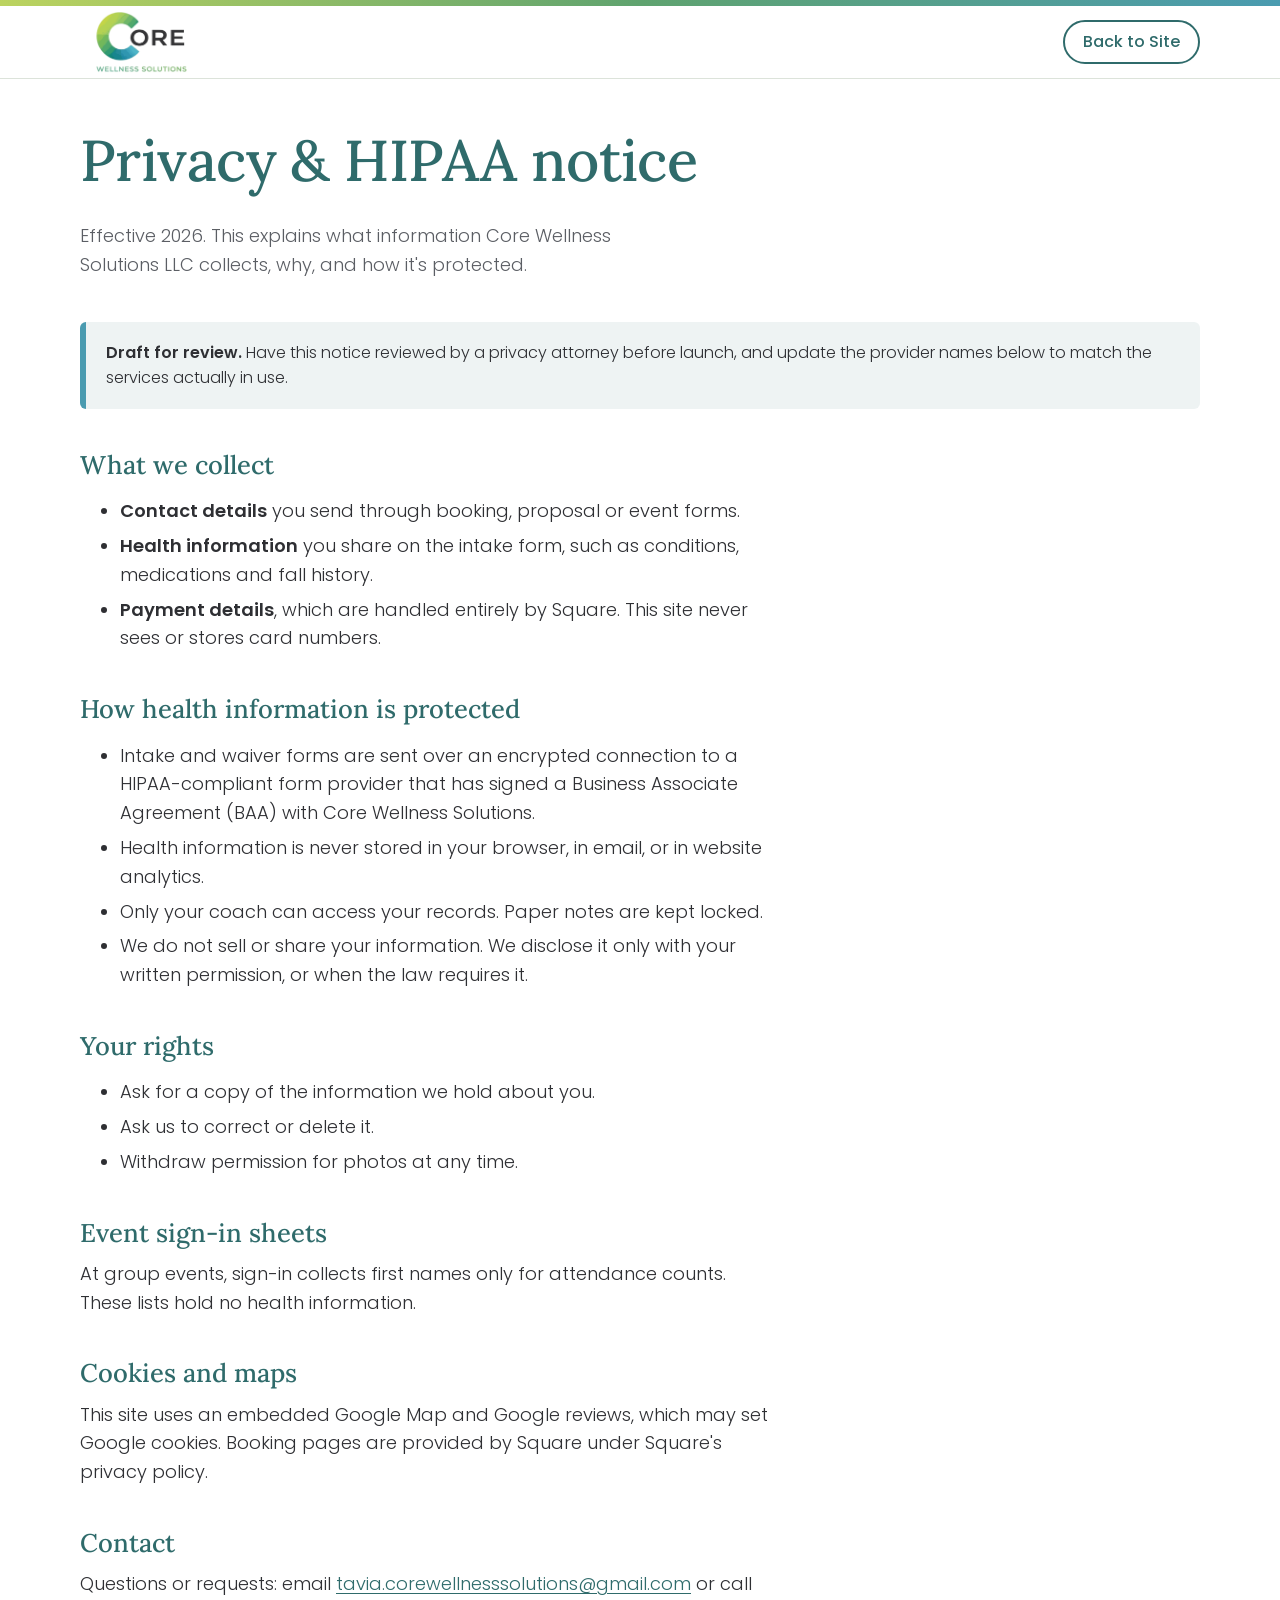
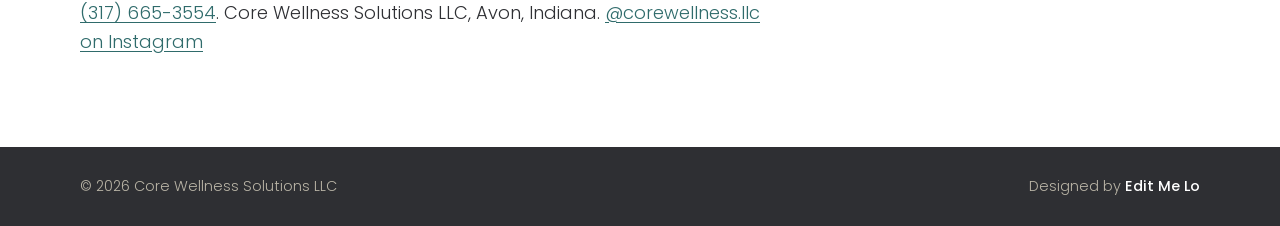
<file: privacy.html>
<!doctype html>
<html lang="en">
<head>
  <meta charset="utf-8">
  <meta name="viewport" content="width=device-width, initial-scale=1">
  <title>Privacy & HIPAA Notice | Core Wellness Solutions</title>
  <meta name="description" content="How Core Wellness Solutions collects, protects and uses your personal and health information.">
  <link rel="canonical" href="https://corewellnesssolutions.revieweditmelo.com/privacy">
  <meta name="theme-color" content="#2F6B6B">
  <meta property="og:type" content="website">
  <meta property="og:site_name" content="Core Wellness Solutions">
  <meta property="og:url" content="https://corewellnesssolutions.revieweditmelo.com/privacy">
  <meta property="og:title" content="Privacy and HIPAA Notice | Core Wellness Solutions">
  <meta property="og:description" content="How Core Wellness Solutions collects, protects and uses your personal and health information.">
  <meta property="og:image" content="https://corewellnesssolutions.revieweditmelo.com/assets/img/og-image.jpg">
  <meta name="twitter:card" content="summary_large_image">
  <link rel="icon" href="data:image/svg+xml,%3Csvg xmlns='http://www.w3.org/2000/svg' viewBox='0 0 32 32'%3E%3Cpath d='M24 7.5A12 12 0 1 0 24 24.5' fill='none' stroke='%2374A84E' stroke-width='6.5'/%3E%3C/svg%3E">
  <link rel="preconnect" href="https://fonts.googleapis.com">
  <link rel="preconnect" href="https://fonts.gstatic.com" crossorigin>
  <link href="https://fonts.googleapis.com/css2?family=Lora:ital,wght@0,400;0,500;1,400;1,500&family=Poppins:wght@300;400;500;600;700&display=swap" rel="stylesheet">
  <link rel="stylesheet" href="assets/css/styles.css">
</head>
<body>
<a class="skip" href="#main">Skip to content</a>
<div class="topline" aria-hidden="true"></div>
<header class="site-header">
  <div class="wrap">
    <a class="brand" href="/" aria-label="Core Wellness Solutions home"><img src="assets/img/logo.png" alt="Core Wellness Solutions" width="520" height="260"></a>
    <a class="btn small ghost" href="/">Back to Site</a>
  </div>
</header>
<main id="main" class="wrap" style="padding-bottom:72px">
  <div class="page-head">
    <h1>Privacy &amp; HIPAA notice</h1>
    <p>Effective <span data-year>2026</span>. This explains what information Core Wellness Solutions LLC collects, why, and how it's protected.</p>
  </div>
  <div class="notice"><span><b>Draft for review.</b> Have this notice reviewed by a privacy attorney before launch, and update the provider names below to match the services actually in use.</span></div>
  <div class="prose">
    <h2>What we collect</h2>
    <ul>
      <li><b>Contact details</b> you send through booking, proposal or event forms.</li>
      <li><b>Health information</b> you share on the intake form, such as conditions, medications and fall history.</li>
      <li><b>Payment details</b>, which are handled entirely by Square. This site never sees or stores card numbers.</li>
    </ul>
    <h2>How health information is protected</h2>
    <ul>
      <li>Intake and waiver forms are sent over an encrypted connection to a HIPAA-compliant form provider that has signed a Business Associate Agreement (BAA) with Core Wellness Solutions.</li>
      <li>Health information is never stored in your browser, in email, or in website analytics.</li>
      <li>Only your coach can access your records. Paper notes are kept locked.</li>
      <li>We do not sell or share your information. We disclose it only with your written permission, or when the law requires it.</li>
    </ul>
    <h2>Your rights</h2>
    <ul>
      <li>Ask for a copy of the information we hold about you.</li>
      <li>Ask us to correct or delete it.</li>
      <li>Withdraw permission for photos at any time.</li>
    </ul>
    <h2>Event sign-in sheets</h2>
    <p>At group events, sign-in collects first names only for attendance counts. These lists hold no health information.</p>
    <h2>Cookies and maps</h2>
    <p>This site uses an embedded Google Map and Google reviews, which may set Google cookies. Booking pages are provided by Square under Square's privacy policy.</p>
    <h2>Contact</h2>
    <p>Questions or requests: email <a href="mailto:tavia.corewellnesssolutions@gmail.com" data-email="label">tavia.corewellnesssolutions@gmail.com</a> or call <a href="tel:+13176653554" data-phone="label">(317) 665-3554</a>. Core Wellness Solutions LLC, Avon, Indiana. <a href="https://www.instagram.com/corewellness.llc/" target="_blank" rel="noopener">@corewellness.llc on Instagram</a></p>
  </div>
</main>
<footer class="site-footer" style="padding:28px 0">
  <div class="wrap">
    <div class="footer-base" style="margin-top:0;border-top:0;padding-top:0">
      <span>&copy; <span data-year>2026</span> Core Wellness Solutions LLC</span>
      <span class="credit">Designed by <a href="https://www.editmelo.com/" target="_blank" rel="noopener">Edit Me Lo</a></span>
    </div>
  </div>
</footer>
<script src="assets/js/config.js"></script>
<script src="assets/js/main.js"></script>
</body>
</html>
</file>
<file: assets/css/styles.css>
/* Core Wellness Solutions: "Wellness Rx" */

:root {
  /* Brand Guide v1.0 (Sept 2026) */
  --charcoal: #2E2F33;   /* text, logo "ORE" */
  --deep-teal: #2F6B6B;  /* headings, table heads, primary buttons, dark bands */
  --teal: #4A9BB0;       /* accent */
  --green: #5FA36F;      /* labels, markers */
  --lime: #BCD35F;       /* highlights only */
  --mist: #F2F6F1;       /* alternate background */
  --brand-grad: linear-gradient(90deg, #BCD35F 0%, #5FA36F 50%, #4A9BB0 100%);

  --paper: #FFFFFF;
  --card: #FFFFFF;
  --ink: var(--charcoal);
  --muted: #5B5E64;
  --line: #DCE3DA;
  --tint: var(--mist);

  /* Rx card stock keeps its printed colors */
  --rx-stretch: #A8894F;
  --rx-breath: #4A6E74;
  --rx-affirm: #A9603F;
  --rx-balance: #6E8F4E;
  --rx-strength: #3B5A47;
  --rx-paper: #FDFCF8;

  --serif: "Lora", Georgia, "Times New Roman", serif;
  --sans: "Poppins", system-ui, -apple-system, "Segoe UI", sans-serif;

  --wrap: 1160px;
  --gutter: 20px;
  --radius: 6px;
  --tap: 52px;
}

*, *::before, *::after { box-sizing: border-box; }
html { scroll-behavior: smooth; -webkit-text-size-adjust: 100%; }
@media (prefers-reduced-motion: reduce) {
  html { scroll-behavior: auto; }
  *, *::before, *::after { animation-duration: .01ms !important; transition-duration: .01ms !important; }
}
body {
  margin: 0;
  background: var(--paper);
  color: var(--ink);
  font-family: var(--sans);
  font-size: 1.125rem;          /* 18px base for older eyes */
  line-height: 1.6;
  font-weight: 300;
}
img { max-width: 100%; display: block; }
[hidden] { display: none !important; }
a { color: var(--deep-teal); text-underline-offset: 3px; }
a:hover { color: var(--charcoal); }
h1, h2, h3 { font-family: var(--serif); font-weight: 500; line-height: 1.15; margin: 0 0 .5em; color: var(--deep-teal); }
h1 { font-size: clamp(2.5rem, 5.2vw, 3.6rem); letter-spacing: -.01em; }
h2 { font-size: clamp(1.9rem, 4.4vw, 2.75rem); }
h3 { font-size: 1.375rem; }
p { margin: 0 0 1em; }
b, strong { font-weight: 600; }
:focus-visible { outline: 3px solid var(--teal); outline-offset: 3px; border-radius: 2px; }
.sr-only { position: absolute; width: 1px; height: 1px; overflow: hidden; clip: rect(0 0 0 0); white-space: nowrap; }
.skip { position: absolute; left: 12px; top: -60px; background: var(--deep-teal); color: #fff; padding: 10px 16px; z-index: 100; }
.skip:focus { top: 12px; }

.wrap { width: 100%; max-width: var(--wrap); margin: 0 auto; padding: 0 var(--gutter); }
.lede { font-size: 1.2rem; color: var(--muted); max-width: 36ch; }
.measure { max-width: 62ch; }
.section { padding: 72px 0; }
.section + .section { border-top: 1px solid var(--line); }
.section-head { max-width: 680px; margin-bottom: 36px; }
.section-head p { color: var(--muted); }

/* ---------- Buttons ---------- */
.btn {
  display: inline-flex; align-items: center; justify-content: center; gap: 10px;
  min-height: var(--tap); padding: 12px 24px;
  font: 500 1.0625rem/1.2 var(--sans);
  border-radius: 999px; border: 2px solid var(--deep-teal);
  background: var(--deep-teal); color: #fff; text-decoration: none; cursor: pointer;
  transition: background .15s, color .15s;
}
.btn:hover { background: #245656; color: #fff; }
.btn.ghost { background: transparent; color: var(--deep-teal); }
.btn.ghost:hover { background: var(--deep-teal); color: #fff; }
.btn.gold { background: var(--lime); border-color: var(--lime); color: var(--charcoal); }
.btn.gold:hover { background: #CCDE7E; border-color: #CCDE7E; color: var(--charcoal); }
.btn.small { min-height: 44px; padding: 8px 18px; font-size: 1rem; }
.btn[disabled] { opacity: .5; cursor: not-allowed; }
.btn-row { display: flex; flex-wrap: wrap; gap: 12px; }

/* ---------- Header ---------- */
.topline { height: 6px; background: var(--brand-grad); }
.site-header { position: sticky; top: 0; z-index: 50; background: rgba(255, 255, 255, .97); backdrop-filter: blur(6px); border-bottom: 1px solid var(--line); }
.site-header .wrap { display: flex; align-items: center; justify-content: space-between; gap: 16px; min-height: 72px; }
.brand { display: block; line-height: 0; }
.brand img { height: 62px; width: auto; min-width: 124px; } /* Brand Guide: never under 120px wide */
.nav-toggle { display: inline-flex; align-items: center; gap: 8px; min-height: 48px; padding: 0 16px; border: 2px solid var(--deep-teal); border-radius: 999px; background: none; font: 500 1rem var(--sans); color: var(--deep-teal); cursor: pointer; }
.site-nav { display: none; }
.site-nav.open {
  display: block; position: absolute; left: 0; right: 0; top: 100%;
  background: var(--paper); border-bottom: 1px solid var(--line); padding: 8px var(--gutter) 20px;
}
.site-nav ul { list-style: none; margin: 0; padding: 0; }
.site-nav li a { display: block; padding: 14px 4px; font-size: 1.125rem; color: var(--ink); text-decoration: none; border-bottom: 1px solid var(--line); }
.site-nav li a[aria-current="true"] { color: var(--deep-teal); font-weight: 600; }
.site-nav .btn { margin-top: 16px; width: 100%; }

@media (min-width: 980px) {
  .nav-toggle { display: none; }
  .site-nav, .site-nav.open { display: flex; position: static; padding: 0; border: 0; background: none; align-items: center; gap: 28px; }
  .site-nav ul { display: flex; gap: 26px; }
  .site-nav li a { border: 0; padding: 6px 0; font-size: 1rem; }
  .site-nav li a:hover { color: var(--deep-teal); }
  .site-nav .btn { margin: 0; width: auto; }
}

/* ---------- Rx card (shared component) ---------- */
.rx {
  --c: var(--rx-stretch);
  --c-soft: color-mix(in srgb, var(--c) 30%, #fff);
  --c-tint: color-mix(in srgb, var(--c) 8%, #fff);
  position: relative;
  background: var(--rx-paper);
  color: var(--ink);
  border: 1px solid var(--line);
  border-top: 10px solid var(--c);
  padding: 10px;
  box-shadow: 0 1px 0 rgba(28, 42, 33, .04), 0 14px 30px -22px rgba(28, 42, 33, .35);
}
.rx[data-type="breath"]      { --c: var(--rx-breath); }
.rx[data-type="affirmation"] { --c: var(--rx-affirm); }
.rx[data-type="balance"]     { --c: var(--rx-balance); }
.rx[data-type="strength"]    { --c: var(--rx-strength); }
.rx-inner { border: 1px solid var(--c-soft); padding: 16px 18px 0; }
.rx-head { display: grid; grid-template-columns: 34px 1fr auto; align-items: start; gap: 8px; }
.rx-glyph { display: inline-block; color: var(--c); width: 26px; height: 32px; line-height: 0; }
.rx-glyph svg { display: block; width: 100%; height: 100%; }
.rx-brand { text-align: center; font: 500 .72rem/1.4 var(--sans); letter-spacing: .32em; color: var(--ink); }
.rx-brand small { display: block; font-size: .68rem; font-weight: 400; letter-spacing: .3em; color: var(--muted); margin-top: 2px; }
.rx-code { font: 600 .75rem/1.4 var(--sans); letter-spacing: .14em; color: var(--c); white-space: nowrap; }
.rx-title { text-align: center; font: 500 clamp(1.45rem, 3.6vw, 1.9rem)/1.15 var(--serif); color: var(--deep-teal); margin: 10px 0 12px; }
.rx-rule { border: 0; height: 6px; margin: 0 0 12px; border-top: 3px solid var(--c-soft); border-bottom: 1px solid var(--c-soft); }
.rx-meta { display: flex; flex-wrap: wrap; justify-content: space-between; gap: 4px 18px; margin-bottom: 12px; font-size: 1rem; }
.rx-meta b { font-weight: 700; font-size: .78rem; letter-spacing: .14em; color: color-mix(in srgb, var(--c) 70%, #000); margin-right: 6px; text-transform: uppercase; }
.rx-ind { background: var(--c-tint); border-left: 7px solid var(--c-soft); padding: 14px 16px; font-size: 1rem; }
.rx-ind b { display: block; font-size: .75rem; letter-spacing: .2em; color: color-mix(in srgb, var(--c) 70%, #000); margin-bottom: 4px; }
.rx-ind q { display: block; font: italic 400 1.25rem/1.45 var(--serif); text-align: center; quotes: none; color: var(--deep-teal); padding: 4px 6px; }
.rx-foot { display: flex; align-items: flex-end; justify-content: space-between; gap: 10px; border-top: 2px dotted var(--line); margin-top: 14px; padding: 10px 0 12px; }
.rx-sign small { display: block; font-size: .68rem; letter-spacing: .26em; color: var(--muted); }
.rx-sign span { font: italic 500 1.9rem/1 var(--serif); color: var(--deep-teal); }
.rx-sign em { font-style: normal; font-size: .82rem; color: var(--muted); margin-left: 8px; letter-spacing: .04em; }
.rx-refill { display: flex; justify-content: space-between; gap: 12px; background: var(--c-tint); border: 1px solid var(--c-soft); border-top: 0; margin: 0 -1px; padding: 8px 14px; font: 600 .7rem/1.3 var(--sans); letter-spacing: .2em; color: var(--deep-teal); }
.rx-refill span:last-child { font-weight: 400; color: var(--muted); }

/* ---------- Hero ---------- */
.hero { padding: 48px 0 64px; }
.hero .wrap { display: grid; gap: 40px; align-items: center; }
.hero h1 { margin-bottom: 20px; }
.hero .lede { margin-bottom: 28px; }
.hero-where { display: flex; align-items: center; gap: 10px; font-size: 1rem; color: var(--muted); }
.hero-where svg { flex: none; color: var(--green); }
@media (min-width: 980px) {
  .hero { padding: 72px 0 88px; }
  .hero .wrap { grid-template-columns: 1fr 1.08fr; gap: 64px; }
}

/* Rx pad: the dual-path chooser */
.pad .rx-title { margin-bottom: 6px; }
.pad-q { text-align: center; color: var(--muted); margin: 0 0 16px; font-size: 1rem; }
.path-choices { display: grid; gap: 12px; padding-bottom: 16px; }
.path-btn {
  display: grid; grid-template-columns: auto 1fr; gap: 2px 14px; align-items: center;
  width: 100%; text-align: left; padding: 16px 18px; min-height: 84px;
  background: var(--card); border: 2px solid var(--line); border-radius: var(--radius);
  font: inherit; color: var(--ink); cursor: pointer; transition: border-color .15s, background .15s;
}
.path-btn:hover { border-color: var(--green); background: var(--mist); }
.path-btn .box { grid-row: span 2; width: 26px; height: 26px; border: 2px solid var(--green); border-radius: 4px; display: grid; place-items: center; }
.path-btn strong { font: 500 1.25rem/1.25 var(--serif); color: var(--deep-teal); }
.path-btn span:last-child { font-size: .95rem; color: var(--muted); }

.pad-result { display: none; padding-bottom: 4px; }
.pad[data-chosen] .path-choices { display: none; }
.pad[data-chosen] .pad-result { display: block; }
.pad[data-chosen] .pad-q { display: none; }
.pad-result .rx-ind { margin-bottom: 16px; }
.pad-result .btn-row { margin-bottom: 14px; }
.pad:not([data-chosen]) [data-r=restart] { visibility: hidden; }
.pad-switch { background: none; border: 0; padding: 6px 0; font: 500 .95rem var(--sans); color: var(--deep-teal); text-decoration: underline; text-underline-offset: 3px; cursor: pointer; }
.pad .rx-sign span { display: inline-block; }
.pad[data-chosen] .rx-sign span { animation: sign 1.1s cubic-bezier(.6, .1, .3, 1) both; }
@keyframes sign { from { clip-path: inset(0 100% 0 0); } to { clip-path: inset(0 0 0 0); } }
.pad[data-chosen] .pad-result { animation: fill .45s ease-out both; }
@keyframes fill { from { opacity: 0; transform: translateY(6px); } to { opacity: 1; transform: none; } }

/* ---------- Credentials strip ---------- */
.creds { background: var(--deep-teal); color: #E9E4D6; padding: 22px 0; }
.creds .wrap { display: flex; flex-wrap: wrap; align-items: center; gap: 10px 28px; }
.creds strong { font: 500 1.125rem var(--serif); color: var(--lime); }
.creds ul { display: flex; flex-wrap: wrap; gap: 8px 22px; margin: 0; padding: 0; list-style: none; font-size: .98rem; }
.creds li { display: flex; align-items: center; gap: 8px; }
.creds li::before { content: ""; width: 7px; height: 7px; border-radius: 50%; background: var(--brand-grad); }

/* ---------- Paths (communities first by default) ---------- */
.paths { display: flex; flex-direction: column; }
/* The Rx pad answer moves the matching section to the top of the paths */
body[data-path="me"] #training, body[data-path="care"] #youth { order: -1; }
.path-tag { display: inline-flex; align-items: center; gap: 8px; font-size: .95rem; color: var(--muted); margin-bottom: 10px; }
.path-tag i { width: 12px; height: 12px; border-radius: 3px; background: var(--c, var(--lime)); }

/* Formulary: program list styled like a dispensing sheet */
.formulary { border: 1px solid var(--line); background: var(--card); border-radius: var(--radius); overflow: hidden; }
.formulary-row { display: grid; gap: 6px; padding: 20px; border-top: 1px solid var(--line); }
.formulary-row:first-child { border-top: 0; }
.formulary-row h3 { margin: 0; font-size: 1.3rem; }
.formulary-row p { margin: 0; color: var(--muted); font-size: 1.02rem; }
.formulary-row .dose { font-size: .95rem; color: var(--deep-teal); }
.formulary-row .dose b { font-weight: 600; color: var(--deep-teal); margin-right: 6px; }
.formulary-head { display: none; }
@media (min-width: 760px) {
  .formulary-head { display: grid; grid-template-columns: 1.1fr 1.6fr .8fr; gap: 24px; padding: 12px 24px; background: var(--tint); font-size: .9rem; color: var(--muted); }
  .formulary-row { grid-template-columns: 1.1fr 1.6fr .8fr; gap: 24px; padding: 22px 24px; align-items: baseline; }
  .formulary-row .dose b { display: none; }
}

.split { display: grid; gap: 40px; margin-top: 56px; }
@media (min-width: 900px) { .split { grid-template-columns: 1fr 1.15fr; gap: 64px; } }

.steps { list-style: none; margin: 0; padding: 0; counter-reset: s; }
.steps li { counter-increment: s; display: grid; grid-template-columns: 40px 1fr; gap: 14px; padding: 14px 0; }
.steps li::before { content: counter(s); width: 36px; height: 36px; border-radius: 50%; background: var(--deep-teal); color: #fff; display: grid; place-items: center; font: 600 1rem var(--sans); }
.steps b { display: block; font-weight: 600; color: var(--deep-teal); }
.steps span { color: var(--muted); }

.partner-gets { margin-top: 24px; padding: 20px 22px; background: var(--tint); border-radius: var(--radius); }
.partner-gets h3 { font-size: 1.15rem; margin-bottom: 8px; }
.partner-gets ul { margin: 0; padding-left: 1.2em; }
.partner-gets li { margin: 4px 0; }

/* Services for individuals */
.services { display: grid; gap: 0; border-top: 1px solid var(--line); }
.service { display: grid; grid-template-columns: 14px 1fr; gap: 16px; padding: 20px 0; border-bottom: 1px solid var(--line); }
.service::before { content: ""; width: 12px; height: 12px; margin-top: 10px; border-radius: 50%; background: var(--green); }
.service h3 { margin: 0 0 4px; font-size: 1.3rem; }
.service p { margin: 0; color: var(--muted); }
@media (min-width: 760px) { .services { grid-template-columns: 1fr 1fr; column-gap: 48px; } }

/* Priority Stretch Pass */
.pass { background: var(--deep-teal); color: #E6E1D3; padding: 10px; border-radius: 2px; }
.pass-inner { border: 2px solid var(--lime); outline: 1px solid rgba(188, 211, 95, .4); outline-offset: -8px; padding: 32px 22px; text-align: center; }
.pass .rx-glyph { color: var(--lime); margin: 0 auto 6px; }
.pass h3 { color: #fff; font-size: clamp(1.8rem, 4.5vw, 2.6rem); margin: 6px 0 12px; }
.pass .offer { font-weight: 600; color: var(--lime); letter-spacing: .04em; margin-bottom: 6px; }
.pass p { color: #D5D0C2; max-width: 46ch; margin: 0 auto 18px; }
.pass .chips { display: flex; flex-wrap: wrap; gap: 8px; justify-content: center; margin-bottom: 24px; padding: 0; list-style: none; }
.pass .chips li { border: 1px solid rgba(188, 211, 95, .7); border-radius: 999px; padding: 4px 14px; font-size: .92rem; color: var(--lime); }

/* ---------- Forms ---------- */
.form { display: grid; gap: 18px; }
.form-grid { display: grid; gap: 18px; }
@media (min-width: 640px) { .form-grid.two { grid-template-columns: 1fr 1fr; } }
.field label, .field legend { display: block; font-weight: 500; margin-bottom: 6px; color: var(--deep-teal); }
.field .hint { display: block; font-size: .92rem; color: var(--muted); margin: -2px 0 6px; }
.field input[type="text"], .field input[type="email"], .field input[type="tel"], .field input[type="number"], .field input[type="date"], .field select, .field textarea {
  width: 100%; min-height: var(--tap); padding: 12px 14px;
  font: inherit; font-size: 1.0625rem; color: var(--ink);
  background: #fff; border: 2px solid #C5CFC4; border-radius: var(--radius);
}
.field textarea { min-height: 120px; resize: vertical; }
.field input:focus, .field select:focus, .field textarea:focus { outline: none; border-color: var(--teal); box-shadow: 0 0 0 3px rgba(74, 155, 176, .25); }
.field fieldset { border: 0; padding: 0; margin: 0; }
.checks { display: grid; gap: 8px; }
@media (min-width: 640px) { .checks.two { grid-template-columns: 1fr 1fr; } }
.check, .field label.check { display: flex; font-weight: 400; margin: 0; color: var(--ink); gap: 12px; align-items: flex-start; padding: 10px 12px; background: #fff; border: 1px solid var(--line); border-radius: var(--radius); cursor: pointer; }
.check input { width: 22px; height: 22px; margin: 3px 0 0; accent-color: var(--deep-teal); flex: none; }
.form-status { padding: 14px 16px; border-radius: var(--radius); font-size: 1rem; }
.form-status:empty { display: none; }
.form-status.ok { background: #E6EFE0; color: #2F4A2A; }
.form-status.warn { background: #F6EBDD; color: #6A4520; }
.form-status.err { background: #F6E1DC; color: #7A2E1F; }
.panel { background: var(--card); border: 1px solid var(--line); border-radius: var(--radius); padding: 24px; }
@media (min-width: 640px) { .panel { padding: 32px; } }

/* ---------- Rx gallery ---------- */
.filters { display: flex; flex-wrap: wrap; gap: 10px; margin-bottom: 14px; }
.chip {
  min-height: 46px; padding: 8px 18px; border-radius: 999px;
  border: 2px solid var(--line); background: var(--card);
  font: 500 1rem var(--sans); color: var(--ink); cursor: pointer;
}
.chip[aria-pressed="true"] { background: var(--deep-teal); border-color: var(--deep-teal); color: #fff; }
.chip .dot { display: inline-block; width: 10px; height: 10px; border-radius: 50%; margin-right: 8px; background: var(--c); }
.gallery-tools { display: flex; flex-wrap: wrap; align-items: center; justify-content: space-between; gap: 12px; margin-bottom: 28px; }
.toggle { display: inline-flex; align-items: center; gap: 10px; font-size: 1rem; cursor: pointer; }
.toggle input { width: 22px; height: 22px; accent-color: var(--deep-teal); }
.gallery-count { font-size: .95rem; color: var(--muted); }
.gallery { display: grid; gap: 22px; }
@media (min-width: 720px) { .gallery { grid-template-columns: repeat(2, 1fr); } }
@media (min-width: 1100px) { .gallery { grid-template-columns: repeat(3, 1fr); } }

.flip { perspective: 1400px; }
.flip-inner { display: grid; transition: transform .6s cubic-bezier(.3, .1, .2, 1); transform-style: preserve-3d; height: 100%; }
.flip-inner > .rx { grid-area: 1 / 1; backface-visibility: hidden; -webkit-backface-visibility: hidden; display: flex; flex-direction: column; }
.flip-inner > .rx .rx-inner { flex: 1; display: flex; flex-direction: column; }
.flip-inner > .rx .rx-foot { margin-top: auto; }
.flip-inner > .rx-back { transform: rotateY(180deg); }
.flip.is-flipped .flip-inner { transform: rotateY(180deg); }
.see-reverse { white-space: nowrap; background: none; border: 0; padding: 8px 0; min-height: 44px; font: 600 .8rem var(--sans); letter-spacing: .18em; color: var(--deep-teal); cursor: pointer; text-transform: uppercase; }
.see-reverse:hover { color: var(--c); }
.rx-back ol { margin: 0 0 10px; padding-left: 1.3em; font-size: 1rem; }
.rx-back ol li { margin: 6px 0; }
.rx-back .caution { font-size: .92rem; color: var(--muted); border-left: 3px solid var(--c-soft); padding-left: 10px; margin: 8px 0 0; }
.rx-back .back-actions { display: flex; flex-wrap: wrap; gap: 8px 16px; align-items: center; }
.rx-back .back-actions a { font-size: .95rem; font-weight: 500; }
.chair-tag { display: inline-block; font-size: .8rem; padding: 2px 10px; border-radius: 999px; background: var(--tint); color: var(--muted); margin-left: 6px; letter-spacing: 0; text-transform: none; font-weight: 500; }
.gallery-empty { padding: 32px; text-align: center; color: var(--muted); border: 2px dashed var(--line); border-radius: var(--radius); }
.disclaimer { font-size: .92rem; color: var(--muted); margin-top: 28px; max-width: 70ch; }

/* ---------- Clipboard teaser ---------- */
.clip-teaser { display: grid; gap: 36px; align-items: center; }
@media (min-width: 900px) { .clip-teaser { grid-template-columns: 1fr 1fr; gap: 64px; } }
.board {
  position: relative; background: #B88E5A;
  background-image: repeating-linear-gradient(100deg, rgba(255,255,255,.04) 0 6px, rgba(0,0,0,.03) 6px 13px);
  border-radius: 18px; padding: 46px 16px 16px; box-shadow: 0 24px 40px -28px rgba(30, 43, 34, .6);
}
.board::before { /* clip */
  content: ""; position: absolute; top: -12px; left: 50%; transform: translateX(-50%);
  width: 40%; max-width: 180px; height: 48px; border-radius: 10px 10px 14px 14px;
  background: linear-gradient(#C9CDCF, #8F979B); box-shadow: inset 0 -4px 0 rgba(0,0,0,.15), 0 3px 6px rgba(0,0,0,.25);
}
.sheet { background: #FFFEFB; border-radius: 4px; padding: 22px 20px; min-height: 280px; box-shadow: 0 1px 2px rgba(0,0,0,.2); }
.sheet h3 { font-size: 1.35rem; margin-bottom: 4px; }
.sheet .sheet-sub { color: var(--muted); font-size: .95rem; margin-bottom: 14px; }
.event-list { list-style: none; margin: 0; padding: 0; }
.event { display: grid; grid-template-columns: 64px 1fr; gap: 14px; padding: 14px 0; border-top: 1px solid var(--line); }
.event:first-child { border-top: 0; }
.event-date { text-align: center; border: 2px solid var(--deep-teal); border-radius: 6px; padding: 4px 0; line-height: 1.1; }
.event-date small { display: block; font-size: .78rem; color: var(--muted); }
.event-date b { display: block; font: 600 1.5rem var(--serif); color: var(--deep-teal); }
.event h4 { margin: 0; font: 500 1.15rem/1.3 var(--serif); color: var(--deep-teal); }
.event p { margin: 2px 0 0; font-size: .95rem; color: var(--muted); }
.sample-tag { display: inline-block; font: 500 .72rem var(--sans); padding: 1px 8px; border-radius: 999px; background: #F6EBDD; color: #6A4520; margin-left: 6px; vertical-align: middle; }

/* ---------- Booking ---------- */
.book-grid { display: grid; gap: 32px; }
@media (min-width: 960px) { .book-grid { grid-template-columns: 1fr 1fr; gap: 56px; } }
.svc-list { display: grid; gap: 10px; }
.svc { position: relative; }
.svc input { position: absolute; opacity: 0; }
.svc label {
  display: grid; grid-template-columns: 1fr auto; gap: 2px 14px; align-items: center;
  padding: 16px 18px; background: var(--card); border: 2px solid var(--line); border-radius: var(--radius); cursor: pointer;
}
.svc label strong { font: 500 1.2rem var(--serif); color: var(--deep-teal); }
.svc label span { grid-column: 1; font-size: .98rem; color: var(--muted); }
.svc label em { grid-row: 1 / span 2; grid-column: 2; font-style: normal; font-weight: 600; color: var(--deep-teal); font-size: 1rem; text-align: right; }
.svc input:checked + label { border-color: var(--deep-teal); background: var(--mist); box-shadow: inset 6px 0 0 var(--green); }
.svc input:focus-visible + label { outline: 3px solid var(--teal); outline-offset: 2px; }
.book-panel h3 { margin-bottom: 6px; }
.book-panel .meta { color: var(--muted); margin-bottom: 18px; }
.book-frame { width: 100%; height: 640px; border: 1px solid var(--line); border-radius: var(--radius); background: #fff; margin-top: 18px; }
.pay-note { display: flex; gap: 12px; align-items: flex-start; margin-top: 18px; font-size: .95rem; color: var(--muted); }
.pay-note svg { flex: none; color: var(--deep-teal); margin-top: 3px; }

/* ---------- Reviews + map ---------- */
.find-grid { display: grid; gap: 36px; }
@media (min-width: 960px) { .find-grid { grid-template-columns: 1fr 1.1fr; gap: 56px; } }
.rating { display: flex; align-items: center; gap: 14px; margin-bottom: 20px; }
.rating .num { font: 500 2.6rem/1 var(--serif); color: var(--deep-teal); }
.stars { color: #C69A2E; letter-spacing: 2px; font-size: 1.2rem; }
.review { padding: 18px 0; border-top: 1px solid var(--line); }
.review blockquote { margin: 0 0 6px; font: 400 1.1rem/1.55 var(--serif); }
.review cite { font-style: normal; font-size: .95rem; color: var(--muted); }
.map { width: 100%; height: 380px; border: 0; border-radius: var(--radius); filter: saturate(.85); }
.map-wrap { border: 1px solid var(--line); border-radius: var(--radius); padding: 8px; background: var(--card); }
.area-list { display: flex; flex-wrap: wrap; gap: 8px; list-style: none; padding: 0; margin: 14px 0 0; }
.area-list li { padding: 4px 14px; border: 1px solid var(--line); border-radius: 999px; font-size: .95rem; background: var(--card); }

/* ---------- FAQ ---------- */
.faq { max-width: 820px; margin: 0 auto; }
#faq-title { text-align: center; }
.faq details { border-top: 1px solid var(--line); }
.faq details:last-child { border-bottom: 1px solid var(--line); }
.faq summary { list-style: none; cursor: pointer; padding: 20px 40px 20px 0; position: relative; font: 500 1.2rem/1.35 var(--serif); color: var(--deep-teal); min-height: var(--tap); }
.faq summary::-webkit-details-marker { display: none; }
.faq summary::after { content: "+"; position: absolute; right: 6px; top: 16px; font: 400 1.6rem var(--sans); color: var(--green); }
.faq details[open] summary::after { content: "–"; }
.faq details p { color: var(--muted); padding-bottom: 18px; margin: 0; max-width: 66ch; }

/* ---------- Footer ---------- */
.site-footer { background: var(--charcoal); color: #D7D2C4; padding: 56px 0 28px; font-size: 1rem; }
.site-footer a { color: #E9E4D6; text-decoration: none; }
.site-footer a:hover, .site-footer a:focus-visible { color: #fff; text-decoration: underline; text-underline-offset: 3px; }
.footer-grid { display: grid; gap: 32px; }
@media (min-width: 860px) { .footer-grid { grid-template-columns: 1.4fr 1fr 1fr; } }
@media (min-width: 960px) { .footer-grid.four { grid-template-columns: 1.4fr .8fr 1.2fr 1fr; } }
.site-footer h2 { font-size: 1.5rem; color: #fff; margin-bottom: 8px; }
.site-footer h3 { font: 600 .95rem var(--sans); color: var(--lime); margin-bottom: 10px; }
.site-footer ul { list-style: none; margin: 0; padding: 0; }
.site-footer li { margin: 6px 0; }
.site-footer .sig { font: italic 500 2rem/1 var(--serif); color: #fff; margin: 18px 0 4px; }
.footer-base { margin-top: 40px; padding-top: 20px; border-top: 1px solid rgba(255,255,255,.15); display: flex; flex-wrap: wrap; justify-content: space-between; gap: 12px; font-size: .9rem; color: #B9B4A6; }

/* ---------- Mobile action bar ---------- */
.action-bar {
  position: fixed; left: 0; right: 0; bottom: 0; z-index: 40;
  display: grid; grid-template-columns: 1fr 1fr; gap: 10px;
  padding: 10px var(--gutter) calc(10px + env(safe-area-inset-bottom));
  background: rgba(255, 255, 255, .97); border-top: 1px solid var(--line);
}
.action-bar .btn { min-height: 50px; padding: 8px 10px; font-size: .95rem; white-space: nowrap; }
body { padding-bottom: 76px; }
@media (min-width: 980px) { .action-bar { display: none; } body { padding-bottom: 0; } }

/* ---------- Sub pages ---------- */
.page-head { padding: 48px 0 24px; }
.page-head p { color: var(--muted); max-width: 60ch; }
.notice { display: flex; gap: 14px; padding: 18px 20px; background: #EEF3F3; border-left: 6px solid var(--teal); border-radius: var(--radius); font-size: 1rem; margin-bottom: 28px; }
.notice svg { flex: none; color: var(--teal); margin-top: 3px; }
.prose { max-width: 70ch; }
.prose h2 { font-size: 1.6rem; margin-top: 1.6em; }
.prose li { margin: 6px 0; }

/* Narrow cards (gallery columns, phones) */
.flip, .pad, #stage-card { container-type: inline-size; }
@container (max-width: 440px) {
  .rx-brand { letter-spacing: .2em; font-size: .66rem; }
  .rx-sign em { display: block; margin: 4px 0 0; }
  .rx-refill span:last-child { display: none; }
}
[id] { scroll-margin-top: 92px; }

/* ---------- Intro slideshow ---------- */
.show { position: relative; background: var(--deep-teal); }
.show-track { display: grid; }
.slide {
  grid-area: 1 / 1; display: flex; flex-direction: column;
  opacity: 0; visibility: hidden; transition: opacity .9s ease, visibility 0s linear .9s;
}
.slide.is-active { opacity: 1; visibility: visible; transition: opacity .9s ease; z-index: 1; }
.slide-img { display: block; position: relative; overflow: hidden; flex: 1 0 300px; min-height: 300px; }
.slide-img img { position: absolute; inset: 0; width: 100%; height: 100%; object-fit: cover; transform: scale(1.06); transition: transform 9s ease-out; }
.slide.is-active .slide-img img { transform: scale(1); }
.slide-body { color: #EEE9DC; padding: 28px 0 32px; }
.slide-copy { max-width: 560px; }
.slide h1, .slide h2 { color: #fff; }
.slide h2 { font-size: clamp(2rem, 4.6vw, 3.1rem); }
.slide-copy > p { font-size: 1.15rem; color: #E2DDD0; margin-bottom: 24px; }
.slide-where { display: flex; align-items: center; gap: 8px; margin: 22px 0 0 !important; font-size: .98rem !important; color: #CFC9B9 !important; }
.slide-where svg { color: var(--lime); flex: none; }
.btn.ghost-light { background: transparent; color: #fff; border-color: rgba(255,255,255,.75); }
.btn.ghost-light:hover { background: #fff; color: var(--deep-teal); border-color: #fff; }

/* Rx slide sits on paper, not a photo */
.slide-rx { background: var(--paper); }
.slide-rx .slide-body { color: var(--ink); padding: 40px 0; flex: 1; display: flex; align-items: center; }
.slide-rx .slide-body > .wrap { width: 100%; }
.slide-rx h2 { color: var(--deep-teal); }
.slide-rx .slide-copy > p { color: var(--muted); }
.rx-slide-grid { display: grid; gap: 28px; align-items: center; }
.rx-slide-note { font-size: 1.05rem !important; }

@media (min-width: 900px) {
  .slide { position: relative; min-height: min(84vh, 720px); }
  .slide-img { position: absolute; inset: 0; min-height: 0; }
  .slide-img::after { content: ""; position: absolute; inset: 0; background: linear-gradient(90deg, rgba(46, 47, 51, .9) 0%, rgba(46, 47, 51, .72) 38%, rgba(46, 47, 51, .1) 70%, rgba(46, 47, 51, 0) 100%); }
  .slide-body { position: relative; flex: 1; display: flex; align-items: center; padding: 64px 0; }
  .slide-body > .wrap { width: 100%; }
  .rx-slide-grid { grid-template-columns: 1fr 1.05fr; gap: 64px; }
}

/* Slide tabs + controls */
.show-bar { background: var(--paper); border-bottom: 1px solid var(--line); }
.show-bar .wrap { display: flex; align-items: stretch; justify-content: space-between; gap: 12px; }
.show-tabs { display: flex; flex: 1; overflow-x: auto; scrollbar-width: none; }
.show-tabs::-webkit-scrollbar { display: none; }
.show-tabs button {
  position: relative; flex: 1 0 auto; min-height: 58px; padding: 0 18px 0 0; margin-right: 6px;
  background: none; border: 0; text-align: left; cursor: pointer;
  font: 500 1rem var(--sans); color: var(--muted); white-space: nowrap;
}
.show-tabs button[aria-selected="true"] { color: var(--deep-teal); }
.show-tabs i { position: absolute; left: 0; right: 18px; top: -1px; height: 4px; background: var(--line); overflow: hidden; }
.show-tabs i::after { content: ""; position: absolute; inset: 0; background: var(--brand-grad); transform: scaleX(0); transform-origin: left; }
.show-tabs button.done i::after { transform: scaleX(1); }
.show-tabs button[aria-selected="true"] i::after { transform: scaleX(1); }
.show.is-playing .show-tabs button[aria-selected="true"] i::after { animation: tabfill var(--dwell, 8s) linear both; }
@keyframes tabfill { from { transform: scaleX(0); } to { transform: scaleX(1); } }
.show-ctrl { display: flex; align-items: center; gap: 6px; }
.show-btn { width: 46px; height: 46px; display: grid; place-items: center; border-radius: 50%; border: 2px solid var(--line); background: var(--card); color: var(--deep-teal); cursor: pointer; }
.show-btn:hover { border-color: var(--deep-teal); }
.show-btn .ic-play { display: none; }
.show:not(.is-playing) .show-btn .ic-play { display: block; }
.show:not(.is-playing) .show-btn .ic-pause { display: none; }
@media (max-width: 699px) {
  .show-tabs span { font-size: .92rem; }
  .show-ctrl [data-step] { display: none; }
}
@media (prefers-reduced-motion: reduce) {
  .slide-img img { transform: none !important; transition: none; }
}

.slide .rx-title { font-size: clamp(1.45rem, 3.6vw, 1.9rem); }
.slide-img.flip-x { transform: scaleX(-1); }

/* Phones/tablets: photos rotate on top, the Rx pad sits below as its own block */
@media (max-width: 899px) {
  .show { display: grid; grid-template-columns: minmax(0, 1fr); }
  .show-tabs button { flex: 1 1 0; padding-right: 10px; margin-right: 8px; }
  .show-tabs i { right: 0; }
  .show-track { display: contents; }
  .slide { grid-row: 1; grid-column: 1; }
  .slide-img { flex: 0 0 auto; height: 34vh; min-height: 220px; max-height: 360px; }
  .slide-body { padding: 22px 0 26px; }
  .slide-copy > p { font-size: 1.05rem; margin-bottom: 18px; }
  .show-tabs span { font-size: .88rem; }
  .slide-body { flex: 1; background: var(--deep-teal); }
  .show-bar { grid-row: 2; }
  .slide-rx { grid-row: 3; opacity: 1; visibility: visible; transition: none; }
  .slide-rx .slide-body { background: var(--paper); padding: 36px 0 44px; }
  .show-ctrl [data-step] { display: none; }
}

/* ---------- Social + partner ---------- */
.social-link { display: inline-flex; align-items: center; gap: 8px; }
.social-link svg { flex: none; }
.follow-note { margin-top: 18px; font-size: 1rem; color: var(--muted); }
.follow-note .social-link { display: inline; font-weight: 500; }
.follow-note .social-link svg { display: inline-block; vertical-align: -4px; margin-right: 6px; }

.partner { background: #fff; border-top: 1px solid var(--line); border-bottom: 1px solid var(--line); padding: 48px 0; }
.partner + .section { border-top: 0; }
.partner-inner { display: grid; gap: 24px; align-items: center; }
.partner-copy h2 { font-size: clamp(1.6rem, 3.4vw, 2.1rem); margin-bottom: 8px; }
.partner-copy p { color: var(--muted); max-width: 56ch; margin: 0; }
.partner-logo { display: inline-block; justify-self: start; padding: 14px 18px; border-radius: var(--radius); transition: background .15s; }
.partner-logo:hover { background: var(--tint); }
.partner-logo img { width: 230px; height: auto; }
@media (min-width: 760px) {
  .partner-inner { grid-template-columns: 1fr auto; gap: 48px; }
  .partner-logo { justify-self: end; border-left: 1px solid var(--line); border-radius: 0; padding: 10px 0 10px 48px; }
  .partner-logo:hover { background: none; opacity: .8; }
}

/* ---------- Section tones: alternate backgrounds so sections read as distinct ---------- */
:root { --sage-tint: var(--mist); --sand: var(--mist); }
.section.tone-sage, .section.tone-sand, .section.tone-forest { border-top: 0; }
.section.tone-sage + .section, .section.tone-sand + .section, .section.tone-forest + .section { border-top: 0; }
.tone-sage { background: var(--sage-tint); }
.tone-sand { background: var(--sand); }
.tone-sage .service, .tone-sage .services { border-color: #D3DDD1; }
.tone-sage .area-list li, .tone-sage .map-wrap { background: #fff; }

/* Rx gallery on deep forest: the cream cards read like real cards on a table */
.tone-forest { position: relative; background: var(--deep-teal); color: #E6E1D3; }
.tone-forest::before { content: ""; position: absolute; left: 0; right: 0; top: 0; height: 6px; background: var(--brand-grad); }
.tone-forest h2 { color: #fff; }
.tone-forest .section-head p, .tone-forest .disclaimer, .tone-forest .gallery-count { color: #C9C4B5; }
.tone-forest .chip { background: transparent; border-color: rgba(255,255,255,.28); color: #EEE9DC; }
.tone-forest .chip:hover { border-color: var(--lime); }
.tone-forest .chip[aria-pressed="true"] { background: var(--lime); border-color: var(--lime); color: var(--charcoal); }
.tone-forest .toggle { color: #EEE9DC; }
.tone-forest .toggle input { accent-color: var(--lime); }
.tone-forest .gallery-empty { border-color: rgba(255,255,255,.25); color: #C9C4B5; }
.tone-forest .rx { color: var(--ink); box-shadow: 0 18px 36px -24px rgba(0,0,0,.7); }
.tone-forest :focus-visible { outline-color: var(--lime); }

/* Paths: keep the first path on paper and give a clear top edge to whichever comes second */
.gallery-more { display: flex; justify-content: center; margin-top: 32px; }

/* ---------- Downloadable documents ---------- */
.docs { display: grid; gap: 20px; }
@media (min-width: 900px) { .docs.two { grid-template-columns: 1fr 1fr; } }
.doc { display: grid; grid-template-columns: 96px 1fr; gap: 18px; align-items: start; background: var(--card); border: 1px solid var(--line); border-radius: var(--radius); padding: 18px; }
@media (min-width: 560px) { .doc { grid-template-columns: 132px 1fr; gap: 24px; padding: 22px; } }
.doc-thumb { display: block; aspect-ratio: 612 / 792; background: #fff; border: 1px solid var(--line); box-shadow: 0 10px 18px -12px rgba(28, 42, 33, .45); overflow: hidden; }
.doc-thumb img { width: 100%; height: 100%; object-fit: cover; object-position: top; }
.doc-thumb-soon { display: grid; place-items: center; background: repeating-linear-gradient(-45deg, #F8FAF7 0 10px, #ECF2EA 10px 20px); }
.doc-thumb-soon span { font: 500 .78rem var(--sans); color: var(--muted); background: var(--card); border: 1px solid var(--line); border-radius: 999px; padding: 4px 10px; transform: rotate(-8deg); }
.doc-tags { display: flex; flex-wrap: wrap; gap: 6px 10px; margin-bottom: 6px; font-size: .88rem; }
.doc-step { font-weight: 600; color: var(--deep-teal); }
.doc-who { color: var(--muted); }
.doc h3 { font-size: 1.3rem; margin: 0 0 6px; }
.doc-body > p { margin: 0 0 10px; color: var(--muted); font-size: 1rem; }
.doc-meta { font-size: .9rem !important; }
.doc .btn-row { align-items: center; gap: 10px 12px; }
.doc .btn svg { margin-left: -4px; }
.doc-online { font-weight: 500; font-size: .98rem; }
.doc-soon-note { font-size: .95rem !important; color: var(--deep-teal) !important; }
.doc.is-soon h3 { color: var(--muted); }

.return-note { display: flex; gap: 14px; padding: 20px 22px; border-radius: var(--radius); background: var(--deep-teal); color: #E6E1D3; margin-top: 28px; }
.return-note svg { flex: none; color: var(--lime); margin-top: 2px; }
.return-note b { color: #fff; font-weight: 600; }
.return-note a { color: #fff; }

/* Program tiers */
.tiers { display: grid; gap: 16px; margin-top: 18px; }
@media (min-width: 900px) { .tiers { grid-template-columns: repeat(3, 1fr); gap: 20px; } }
.tier { position: relative; background: var(--card); border: 1px solid var(--line); border-top: 6px solid var(--lime); border-radius: var(--radius); padding: 22px; }
.tier.is-popular { border-color: var(--deep-teal); border-top-color: var(--lime); box-shadow: 0 18px 30px -24px rgba(28,42,33,.5); }
.tier-flag { position: absolute; top: -14px; right: 16px; background: var(--lime); color: var(--charcoal); font: 600 .78rem var(--sans); padding: 4px 12px; border-radius: 999px; }
.tier h4 { margin: 0; font: 500 1.35rem/1.2 var(--serif); color: var(--deep-teal); }
.tier .freq { color: var(--muted); font-size: .98rem; margin: 2px 0 12px; }
.tier .price { font: 500 2.2rem/1 var(--serif); color: var(--deep-teal); margin: 0 0 14px; }
.tier .price small { font: 400 .95rem var(--sans); color: var(--muted); margin-left: 4px; }
.tier ul { margin: 0; padding-left: 1.15em; font-size: 1rem; }
.tier li { margin: 4px 0; }
.pilot { display: flex; flex-wrap: wrap; gap: 12px 24px; align-items: center; justify-content: space-between; margin-top: 20px; padding: 18px 22px; background: var(--tint); border-left: 6px solid var(--green); border-radius: var(--radius); }
.pilot p { margin: 0; max-width: 62ch; }
.pilot b { color: var(--deep-teal); }
.doc-thumb-soon span { white-space: nowrap; }
@media (max-width: 559px) {
  .doc { grid-template-columns: 1fr; }
  .doc-thumb { display: none; }
}

/* ---------- Brand Guide section labels: Poppins Semibold, spaced caps, green bar ---------- */
.path-tag, .brand-label {
  display: block; margin-bottom: 12px; padding-left: 12px; border-left: 4px solid var(--green);
  font: 600 .8rem/1.5 var(--sans); letter-spacing: .16em; text-transform: uppercase; color: var(--deep-teal);
}
.path-tag i { display: none; }
.slide .brand-label { color: var(--lime); border-left-color: var(--lime); }
.tone-forest .brand-label { color: var(--lime); border-left-color: var(--lime); }

/* Designer credit */
.credit a { color: #fff; font-weight: 500; }
.credit a:hover { color: #fff; }

/* =====================  Draft 2  ===================== */

/* Every age. Every body. */
.audience { list-style: none; margin: 0; padding: 0; display: grid; gap: 18px; }
@media (min-width: 600px) { .audience { grid-template-columns: 1fr 1fr; } }
@media (min-width: 960px) { .audience { grid-template-columns: repeat(3, 1fr); gap: 22px; } }
.aud-card { display: grid; grid-template-columns: 112px 1fr; align-items: center; gap: 0; height: 100%; text-decoration: none; color: var(--ink); background: var(--card); border: 1px solid var(--line); border-radius: var(--radius); overflow: hidden; transition: border-color .15s, box-shadow .15s; }
.aud-card img { width: 100%; height: 100%; min-height: 96px; object-fit: cover; }
.aud-body { padding: 14px 16px; }
.aud-body b { display: block; font: 500 1.25rem/1.2 var(--serif); color: var(--deep-teal); margin-bottom: 4px; }
.aud-body span { font-size: .95rem; color: var(--muted); line-height: 1.45; }
.aud-card:hover { border-color: var(--green); box-shadow: 0 12px 24px -18px rgba(46, 47, 51, .5); color: var(--ink); }
@media (min-width: 960px) {
  .aud-card { grid-template-columns: 1fr; align-items: stretch; }
  .aud-card img { aspect-ratio: 4 / 3; height: auto; }
  .aud-body { padding: 16px 18px 18px; border-top: 4px solid transparent; border-image: var(--brand-grad) 1; }
}

/* Organization tabs */
.org-tabs { display: flex; gap: 6px; margin: 4px 0 28px; border-bottom: 2px solid var(--line); overflow-x: auto; scrollbar-width: none; }
.org-tabs::-webkit-scrollbar { display: none; }
.org-tabs [role=tab] { flex: none; min-height: var(--tap); padding: 10px 18px; background: none; border: 0; border-bottom: 4px solid transparent; margin-bottom: -2px; font: 500 1.05rem var(--sans); color: var(--muted); cursor: pointer; white-space: nowrap; }
.org-tabs [role=tab][aria-selected="true"] { color: var(--deep-teal); border-bottom-color: var(--green); font-weight: 600; }
.org-tabs [role=tab]:hover { color: var(--deep-teal); }
.org-panel > .brand-label { margin-bottom: 18px; }
.org-feature { display: grid; gap: 28px; align-items: start; }
@media (min-width: 900px) { .org-feature { grid-template-columns: 1.15fr 1fr; gap: 48px; } }
.org-feature h3 { font-size: clamp(1.5rem, 3vw, 2rem); }
.org-photo { width: 100%; border-radius: var(--radius); aspect-ratio: 4 / 3; object-fit: cover; }
.offer-list { list-style: none; margin: 18px 0; padding: 0; border-top: 1px solid var(--line); }
.offer-list li { padding: 14px 0 14px 18px; border-bottom: 1px solid var(--line); position: relative; }
.offer-list li::before { content: ""; position: absolute; left: 0; top: 22px; width: 8px; height: 8px; border-radius: 50%; background: var(--green); }
.offer-list b { display: block; font: 500 1.2rem var(--serif); color: var(--deep-teal); }
.offer-list span { color: var(--muted); font-size: 1rem; }
.quote-note { font-size: .98rem; color: var(--muted); margin-bottom: 18px; }

/* Staff Stretch Breaks menu */
.breaks { position: relative; margin-top: 48px; background: var(--card); border: 1px solid var(--line); border-radius: var(--radius); overflow: hidden; padding: 30px 24px 24px; }
.breaks::before, .photo-slot::before { content: ""; position: absolute; left: 0; right: 0; top: 0; height: 6px; background: var(--brand-grad); }
@media (min-width: 640px) { .breaks { padding: 34px 32px 30px; } }
.breaks-head { display: flex; flex-wrap: wrap; align-items: baseline; justify-content: space-between; gap: 6px 24px; margin-bottom: 14px; }
.breaks-head h3 { margin: 0; font-size: 1.6rem; }
.breaks-head p { margin: 0; color: var(--muted); }
.menu-list { list-style: none; margin: 0; padding: 0; display: grid; gap: 0 40px; }
@media (min-width: 760px) { .menu-list { grid-template-columns: 1fr 1fr; } }
.menu-list li { padding: 14px 0; border-bottom: 1px dotted #C5CFC4; }
.menu-list b { display: block; font: 500 1.15rem var(--serif); color: var(--deep-teal); }
.menu-list span { color: var(--muted); font-size: .98rem; }

/* Private training */
.sub-head { font-size: 1.45rem; margin: 0 0 18px; }
.ways { list-style: none; margin: 0 0 44px; padding: 0; display: grid; gap: 18px; }
@media (min-width: 760px) { .ways { grid-template-columns: repeat(3, 1fr); gap: 22px; } }
.way { background: var(--card); border: 1px solid var(--line); border-radius: var(--radius); overflow: hidden; }
.way img { width: 100%; aspect-ratio: 16 / 10; object-fit: cover; }
.way > div { padding: 16px 18px 20px; }
.way h4 { margin: 0 0 6px; font: 500 1.3rem var(--serif); color: var(--deep-teal); }
.way p { margin: 0; color: var(--muted); font-size: 1rem; }
.pricing-note { margin: 18px 0 0; padding: 12px 16px; background: var(--mist); border-left: 4px solid var(--lime); font-size: 1rem; }
.passes { display: grid; gap: 20px; }
@media (min-width: 860px) { .passes { grid-template-columns: 1fr 1fr; } }
.passes .pass-inner { height: 100%; display: flex; flex-direction: column; align-items: center; }
.passes .pass-inner .btn { margin-top: auto; }
.pass h3 { font-size: clamp(1.6rem, 3.4vw, 2.1rem); }
.side-note { background: var(--mist); border-radius: var(--radius); padding: 22px 24px; align-self: start; }
.side-note h3 { font-size: 1.3rem; }
.side-note p { margin: 0; }

/* Youth & adaptive */
.youth-grid { display: grid; gap: 22px; }
@media (min-width: 860px) { .youth-grid { grid-template-columns: 1fr 1fr; } }
.youth-card { background: var(--card); border: 1px solid var(--line); border-radius: var(--radius); overflow: hidden; }
.youth-card img { width: 100%; aspect-ratio: 16 / 9; object-fit: cover; }
.youth-body { padding: 20px 22px 24px; }
.youth-body h3 { margin-bottom: 6px; }
.youth-body > p { color: var(--muted); }
.youth-body ul { margin: 0; padding-left: 1.2em; }
.youth-body li { margin: 4px 0; }
.minor-note { display: flex; flex-wrap: wrap; align-items: center; justify-content: space-between; gap: 16px 28px; margin-top: 24px; padding: 20px 22px; background: var(--card); border-left: 6px solid var(--green); border-radius: var(--radius); }
.minor-note p { margin: 0; max-width: 60ch; }

/* About Tavia */
.about { display: grid; gap: 32px; align-items: center; }
@media (min-width: 860px) { .about { grid-template-columns: .85fr 1.15fr; gap: 64px; } }
.about-photo { margin: 0; }
.photo-slot { aspect-ratio: 4 / 5; display: grid; place-items: center; align-content: center; gap: 14px; padding: 24px; text-align: center; color: var(--deep-teal); background: linear-gradient(160deg, var(--mist), #E3ECE3); border: 1px solid var(--line); border-radius: var(--radius); position: relative; overflow: hidden; }
.photo-slot span { font-size: .95rem; color: var(--muted); max-width: 22ch; }
.about-photo figcaption { margin-top: 12px; font-size: .95rem; color: var(--muted); }
.about-photo .sig { display: block; font: italic 500 2.2rem/1 var(--serif); color: var(--deep-teal); margin-bottom: 4px; }
.about-copy h2 { margin-bottom: 18px; }
.about-copy > p { max-width: 62ch; }
.cred-list { display: flex; flex-wrap: wrap; gap: 8px; list-style: none; padding: 0; margin: 20px 0 24px; }
.cred-list li { padding: 5px 14px; border: 1px solid var(--line); border-radius: 999px; background: var(--mist); font-size: .92rem; }

/* Slideshow tabs with five slides: on phones only the current tab shows its label */
@media (max-width: 899px) {
  .show-tabs button { flex: 0 0 34px; }
  .show-tabs button[aria-selected="true"] { flex: 1 1 auto; }
  .show-tabs button:not([aria-selected="true"]) span { position: absolute; width: 1px; height: 1px; overflow: hidden; clip: rect(0 0 0 0); white-space: nowrap; }
  .show-tabs [data-to="4"] { display: none; }
}
@media (min-width: 900px) { .show-tabs button { flex: 1 1 0; padding-right: 12px; margin-right: 10px; } .show-tabs span { font-size: .95rem; } }

/* Welcome photo: subject sits on the right, so anchor it there and let the dark wall carry the text */
.slide-img-right img { object-position: 85% 30%; }
.way img { object-position: center 30%; }
@media (max-width: 599px) {
  .org-tabs { flex-wrap: wrap; gap: 8px; border-bottom: 0; overflow: visible; }
  .org-tabs [role=tab] { min-height: 46px; padding: 8px 16px; border: 2px solid var(--line); border-radius: 999px; margin: 0; background: var(--card); font-size: 1rem; }
  .org-tabs [role=tab][aria-selected="true"] { border-color: var(--deep-teal); background: var(--deep-teal); color: #fff; }
}

/* =====================  Testimonials, studio, events (Nov 2026)  ===================== */
.quotes { display: grid; gap: 20px; }
@media (min-width: 860px) { .quotes { grid-template-columns: 1fr 1fr; gap: 22px; } .quote.is-featured { grid-column: 1 / -1; } }
.quote { position: relative; margin: 0; background: var(--card); border: 1px solid var(--line); border-radius: var(--radius); padding: 30px 26px 24px; }
.quote::before { content: "\201C"; position: absolute; top: -6px; left: 20px; font: 500 4.2rem/1 var(--serif); color: var(--green); }
.quote blockquote { margin: 0; }
.quote blockquote p { margin: 0 0 14px; font: 400 1.12rem/1.6 var(--serif); color: var(--ink); }
.quote.is-featured { border-top: 6px solid var(--deep-teal); padding: 36px 32px 28px; }
.quote.is-featured blockquote p { font-size: clamp(1.2rem, 2vw, 1.4rem); line-height: 1.55; max-width: 72ch; }
.quote figcaption { font: 600 .95rem var(--sans); color: var(--deep-teal); letter-spacing: .02em; }
.quote .stars { margin-bottom: 8px; }

.visit { display: grid; gap: 28px; margin-top: 56px; align-items: center; }
@media (min-width: 900px) { .visit { grid-template-columns: 1.15fr 1fr; gap: 56px; } }
.visit-copy h3 { font-size: 1.6rem; margin-bottom: 10px; }
.visit-copy address { font-style: normal; font-size: 1.1rem; line-height: 1.6; margin-bottom: 18px; }
.visit-area { margin: 22px 0 0; color: var(--muted); }

.event-empty { list-style: none; padding: 6px 0 4px; }
.event-empty h4 { margin: 0 0 6px; font: 500 1.25rem var(--serif); color: var(--deep-teal); }
.event-empty p { margin: 0; color: var(--muted); font-size: 1rem; }
.request-event h2 { color: var(--deep-teal); }
.board-grid > .board { align-self: start; }
</file>
